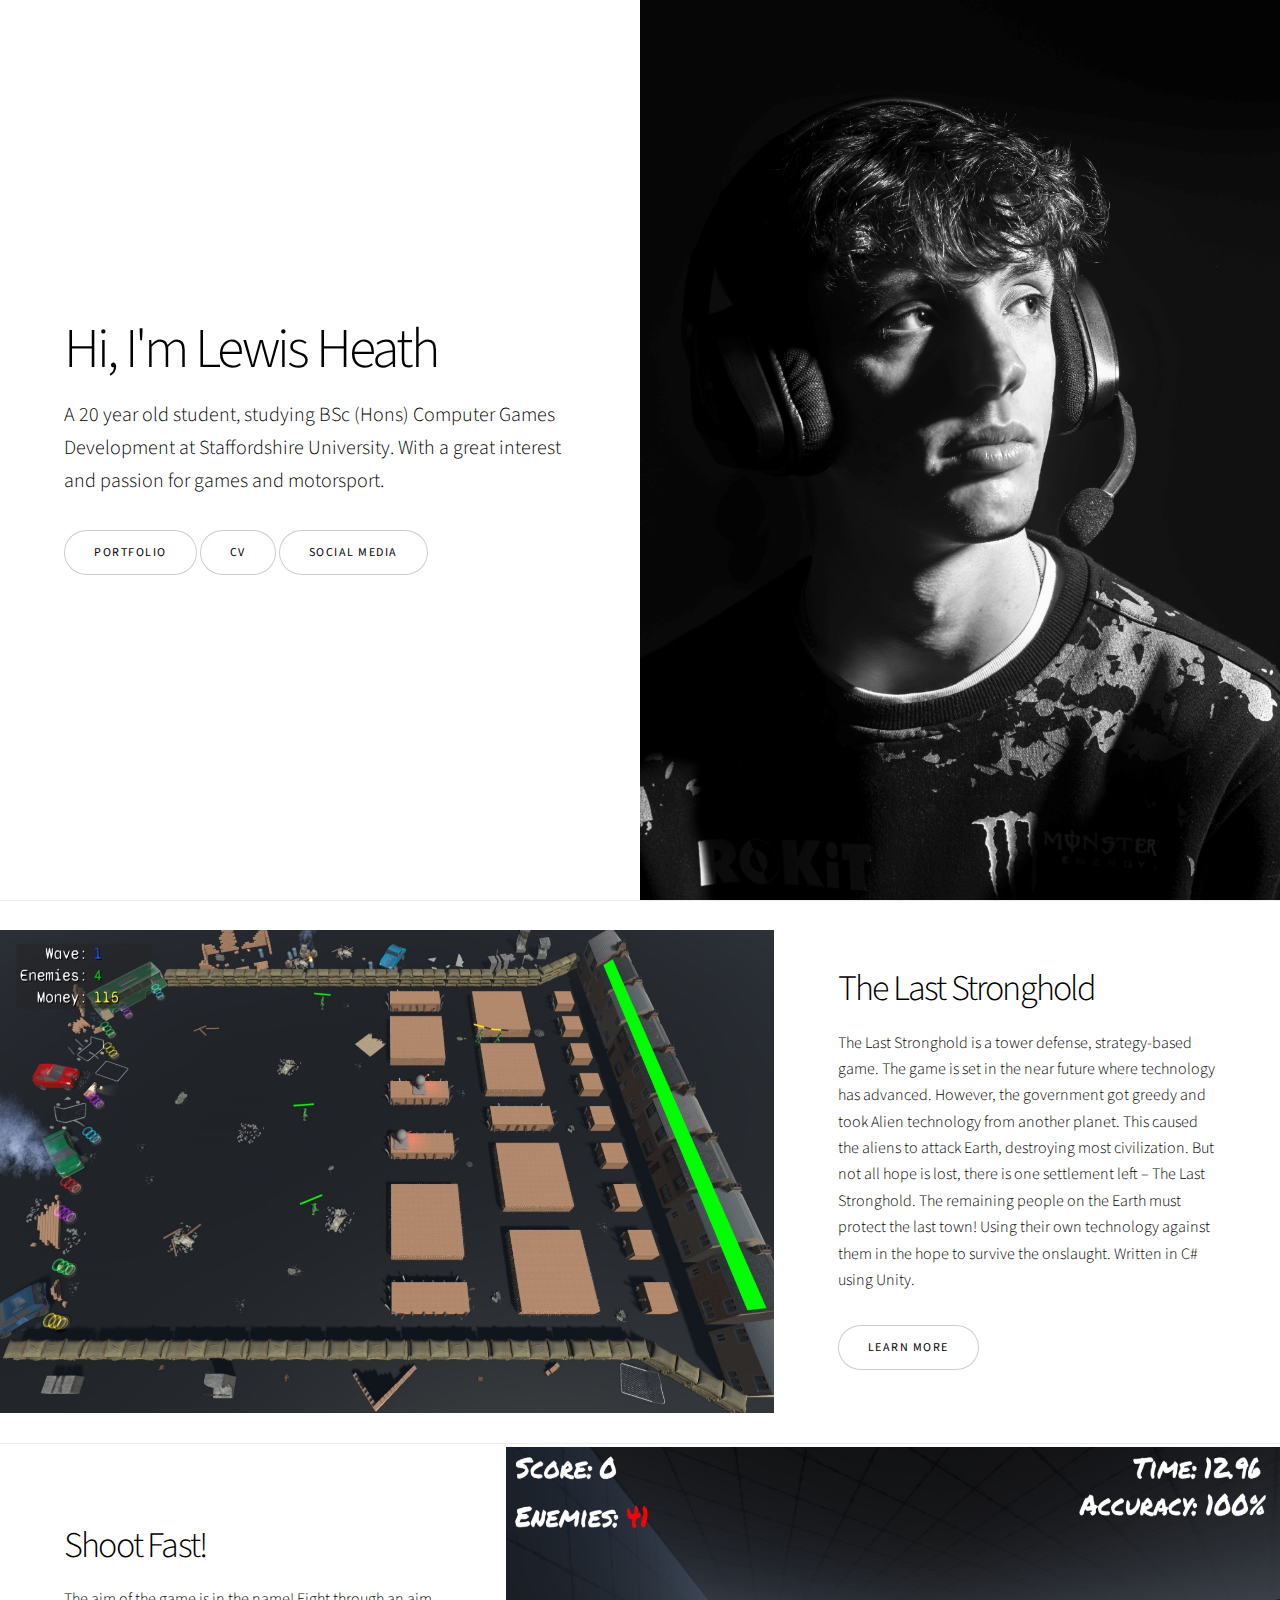
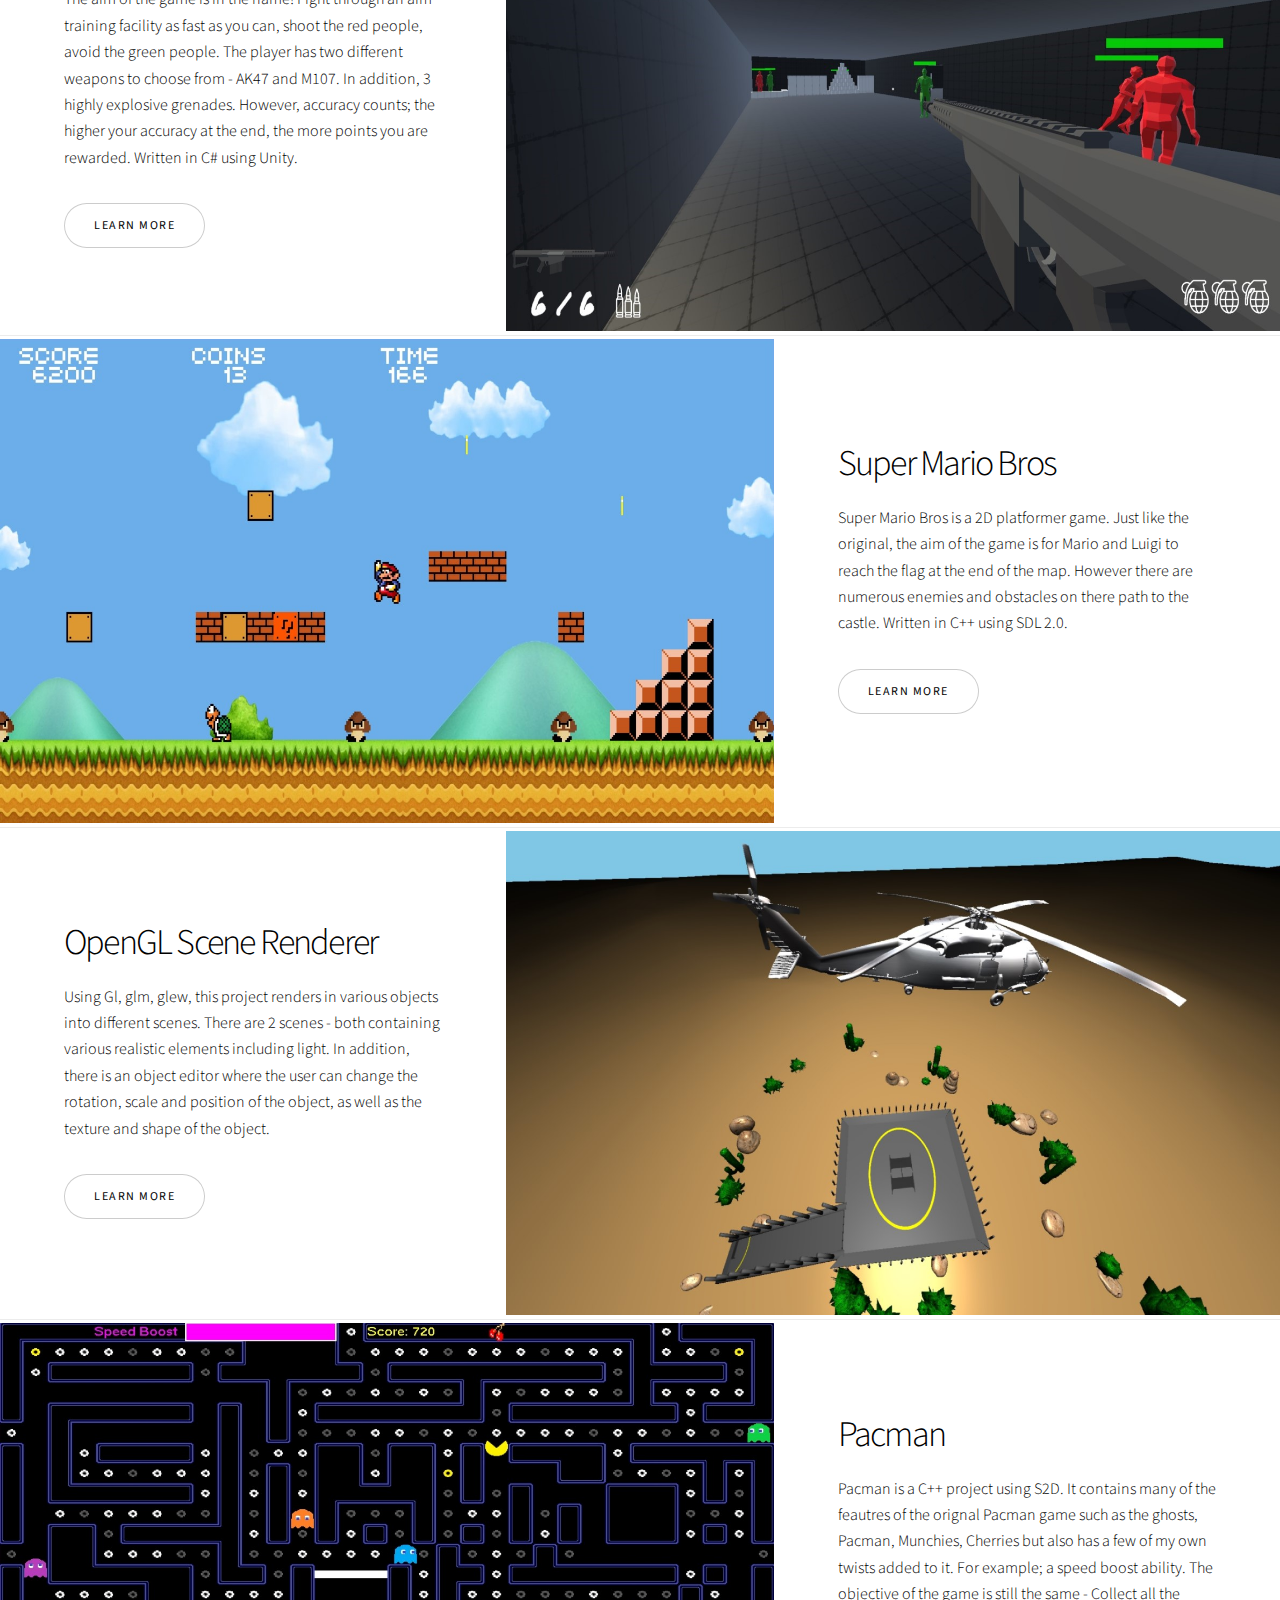
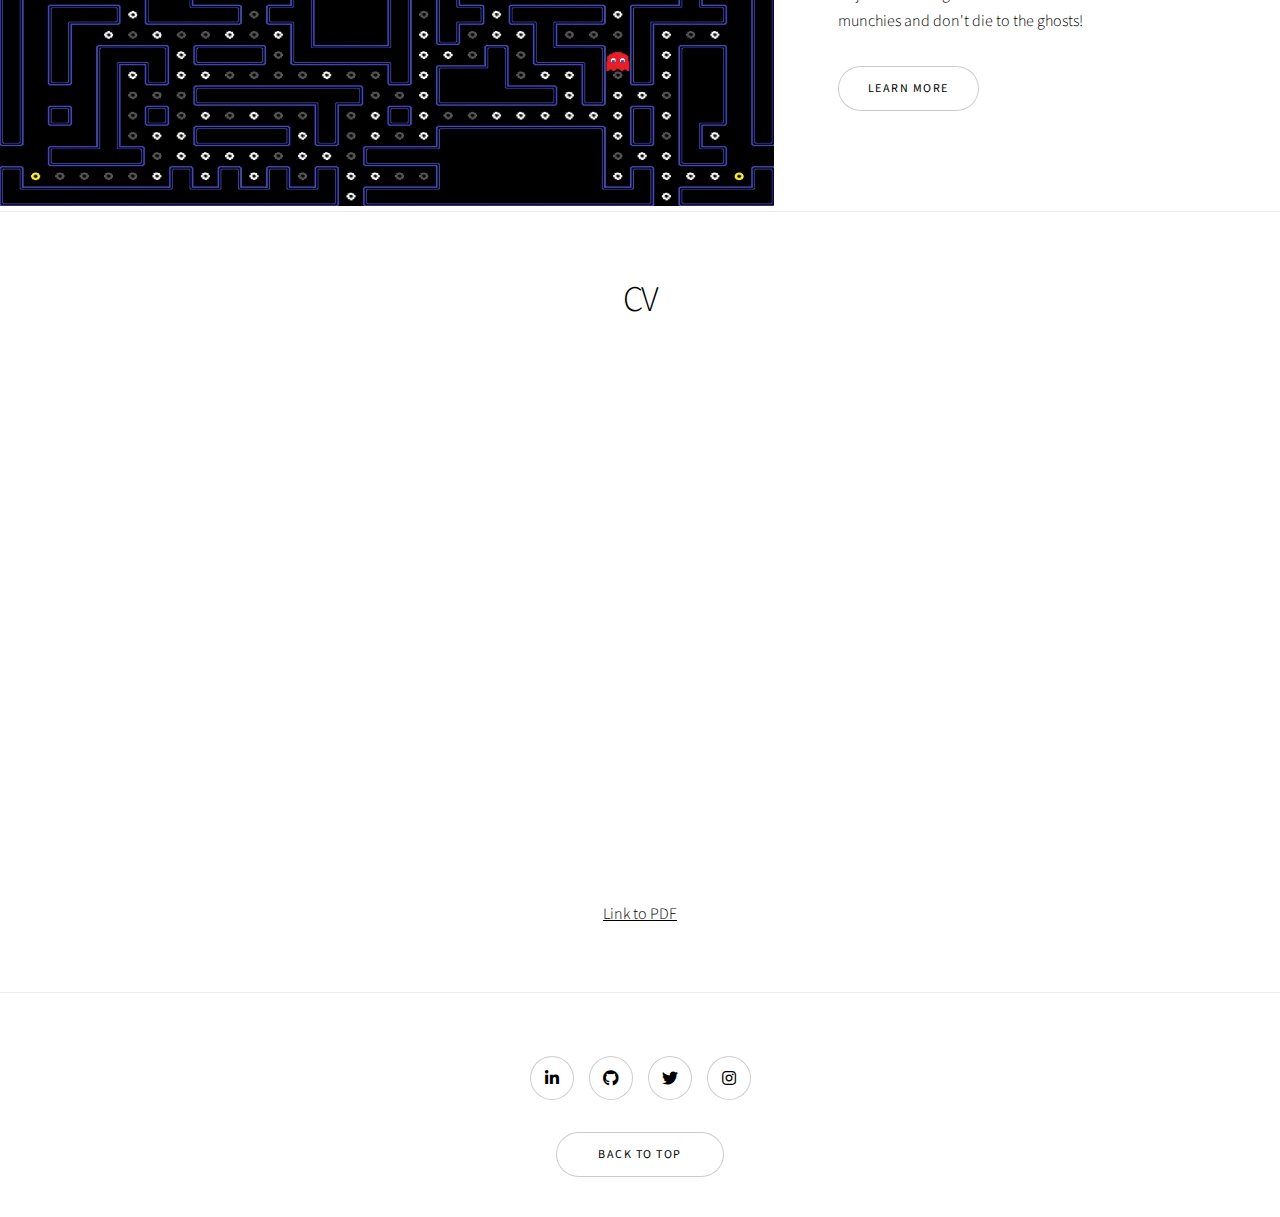
<file: index.html>
<!DOCTYPE HTML>
<!--
	Story by HTML5 UP
	html5up.net | @ajlkn
	Free for personal and commercial use under the CCA 3.0 license (html5up.net/license)
-->
<html>
	<head>
		<title>Lewis Heath</title>
		<meta charset="utf-8" />
		<meta name="viewport" content="width=device-width, initial-scale=1, user-scalable=no" />
		<link rel="stylesheet" href="assets/css/main.css" />
		<noscript><link rel="stylesheet" href="assets/css/noscript.css" /></noscript>
	</head>
	<body class="is-preload">

		<!-- Wrapper -->
			<div id="wrapper" class="divided">

				<!-- One -->
					<section class="banner style1 orient-left content-align-left image-position-right fullscreen onload-image-fade-in onload-content-fade-right" id="pic">
						<div class="content">
							<h1>Hi, I'm Lewis Heath</h1>
							<p class="major">A 20 year old student, studying  BSc (Hons) Computer Games Development at Staffordshire University. With a great interest and passion for games and motorsport.</p>
							<ul class="actions stacked">
								<li><a href="#first" class="button big smooth-scroll-middle">Portfolio</a>&nbsp<a href="#second" class="button big smooth-scroll-middle">CV</a>&nbsp<a href="#third" class="button big smooth-scroll-middle">Social media</a></li>
							</ul>
						</div>
						<div class="image">
							<img src="images/Headphones2.jpg" alt="" />
						</div>
					</section>

				<!-- Two -->
					<section class="spotlight style1 orient-right content-align-left image-position-center onscroll-image-fade-in" id="first">
						<div class="content">
							<h2>The Last Stronghold</h2>
							<p>The Last Stronghold is a tower defense, strategy-based game. The game is set in the near future where technology has advanced. However, the government got greedy and took Alien technology from another planet. This caused the aliens to attack Earth, destroying most civilization. But not all hope is lost, there is one settlement left – The Last Stronghold. The remaining people on the Earth must protect the last town! Using their own technology against them in the hope to survive the onslaught. Written in C# using Unity.</p>
							<ul class="actions stacked">
								<li><a href="tls.html" class="button">Learn More</a> </li>
							</ul>
						</div>
						<div>
							<img src="images/TD.jpg" img style='height: 100%; width: 100%; object-fit: contain' alt="" />
						</div>
					</section>

				<!-- Three -->
					<section class="spotlight style1 orient-left content-align-left image-position-center onscroll-image-fade-in">
						<div class="content">
							<h2>Shoot Fast!</h2>
							<p>The aim of the game is in the name! Fight through an aim training facility as fast as you can, shoot the red people, avoid the green people. The player has two different weapons to choose from - AK47 and M107. In addition, 3 highly explosive grenades. However, accuracy counts; the higher your accuracy at the end, the more points you are rewarded. Written in C# using Unity.</p>
							<ul class="actions stacked">
								<li><a href="sf.html" class="button">Learn More</a></li>
							</ul>
						</div>
						<div>
							<img src="images/FPS.jpg" img style='height: 100%; width: 100%; object-fit: contain' alt="" />
						</div>
					</section>

				<!-- Four -->
					<section class="spotlight style1 orient-right content-align-left image-position-center onscroll-image-fade-in" id="first">
						<div class="content">
							<h2>Super Mario Bros</h2>
							<p>Super Mario Bros is a 2D platformer game. Just like the original, the aim of the game is for Mario and Luigi to reach the flag at the end of the map. However there are numerous enemies and obstacles on there path to the castle. Written in C++ using SDL 2.0.</p>
							<ul class="actions stacked">
								<li><a href="smb.html" class="button">Learn More</a> </li>
							</ul>
						</div>
						<div>
							<img src="images/SM.jpg" img style='height: 100%; width: 100%; object-fit: contain' alt="" />
						</div>
					</section>


				<!-- Five -->
				<section class="spotlight style1 orient-left content-align-left image-position-center onscroll-image-fade-in">
					<div class="content">
						<h2>OpenGL Scene Renderer</h2>
						<p>Using Gl, glm, glew, this project renders in various objects into different scenes. There are 2 scenes - both containing various realistic elements including light. In addition, there is an object editor where the user can change the rotation, scale and position of the object, as well as the texture and shape of the object.</p>
						<ul class="actions stacked">
							<li><a href="gl.html" class="button">Learn More</a></li>
						</ul>
					</div>
					<div>
						<img src="images/GL.jpg" img style='height: 100%; width: 100%; object-fit: contain' alt="" />
					</div>
				</section>

				<!-- Six -->
				<section class="spotlight style1 orient-right content-align-left image-position-center onscroll-image-fade-in">
					<div class="content">
						<h2>Pacman</h2>
						<p>Pacman is a C++ project using S2D. It contains many of the feautres of the orignal Pacman game such as the ghosts, Pacman, Munchies, Cherries but also has a few of my own twists added to it. For example; a speed boost ability. The objective of the game is still the same - Collect all the munchies and don't die to the ghosts!</p>
						<ul class="actions stacked">
							<li><a href="pac.html" class="button">Learn More</a></li>
						</ul>
					</div>
					<div>
						<img src="images/PM.jpg" img style='height: 100%; width: 100%; object-fit: contain' alt="" />
					</div>
				</section>

				<!-- Six -->
					<section class="wrapper style1 align-center" id="second">
						<div class="inner large">
							<h2>CV</h2>
							<iframe src="assets/Lewis Heath CV.pdf" frameBorder="0" width=65% height=500 scrolling="auto"></iframe>
							<br />
							<br />
							<br />
						 	<p><a target="_blank" href="assets/Lewis Heath CV.pdf">Link to PDF</a></p>
						</div>
					</section>

				<!-- Footer -->
					<footer class="wrapper style1 align-center" id="third">
						<div class="inner">
							<ul class="icons">
								<li><a href="https://www.linkedin.com/in/lewis-heath-a20820194/" target="_blank" class="icon brands style2 fa-linkedin-in"><span class="label">LinkedIn</span></a></li>
								<li><a href="https://github.com/Lewis-Heath" target="_blank" class="icon brands style2 fa-github"><span class="label">GitHub</span></a></li>
								<li><a href="https://twitter.com/Hewis_Leath07" target="_blank" class="icon brands style2 fa-twitter"><span class="label">Twitter</span></a></li>
								<li><a href="https://www.instagram.com/lewis_heath/" target="_blank" class="icon brands style2 fa-instagram"><span class="label">Instagram</span></a></li>
							</ul>
							<a href="#pic" class="button big wide smooth-scroll-middle">Back to top</a>
						</div>
					</footer>

			</div>

		<!-- Scripts -->
			<script src="assets/js/jquery.min.js"></script>
			<script src="assets/js/jquery.scrollex.min.js"></script>
			<script src="assets/js/jquery.scrolly.min.js"></script>
			<script src="assets/js/browser.min.js"></script>
			<script src="assets/js/breakpoints.min.js"></script>
			<script src="assets/js/util.js"></script>
			<script src="assets/js/main.js"></script>

	</body>
</html>
</file>
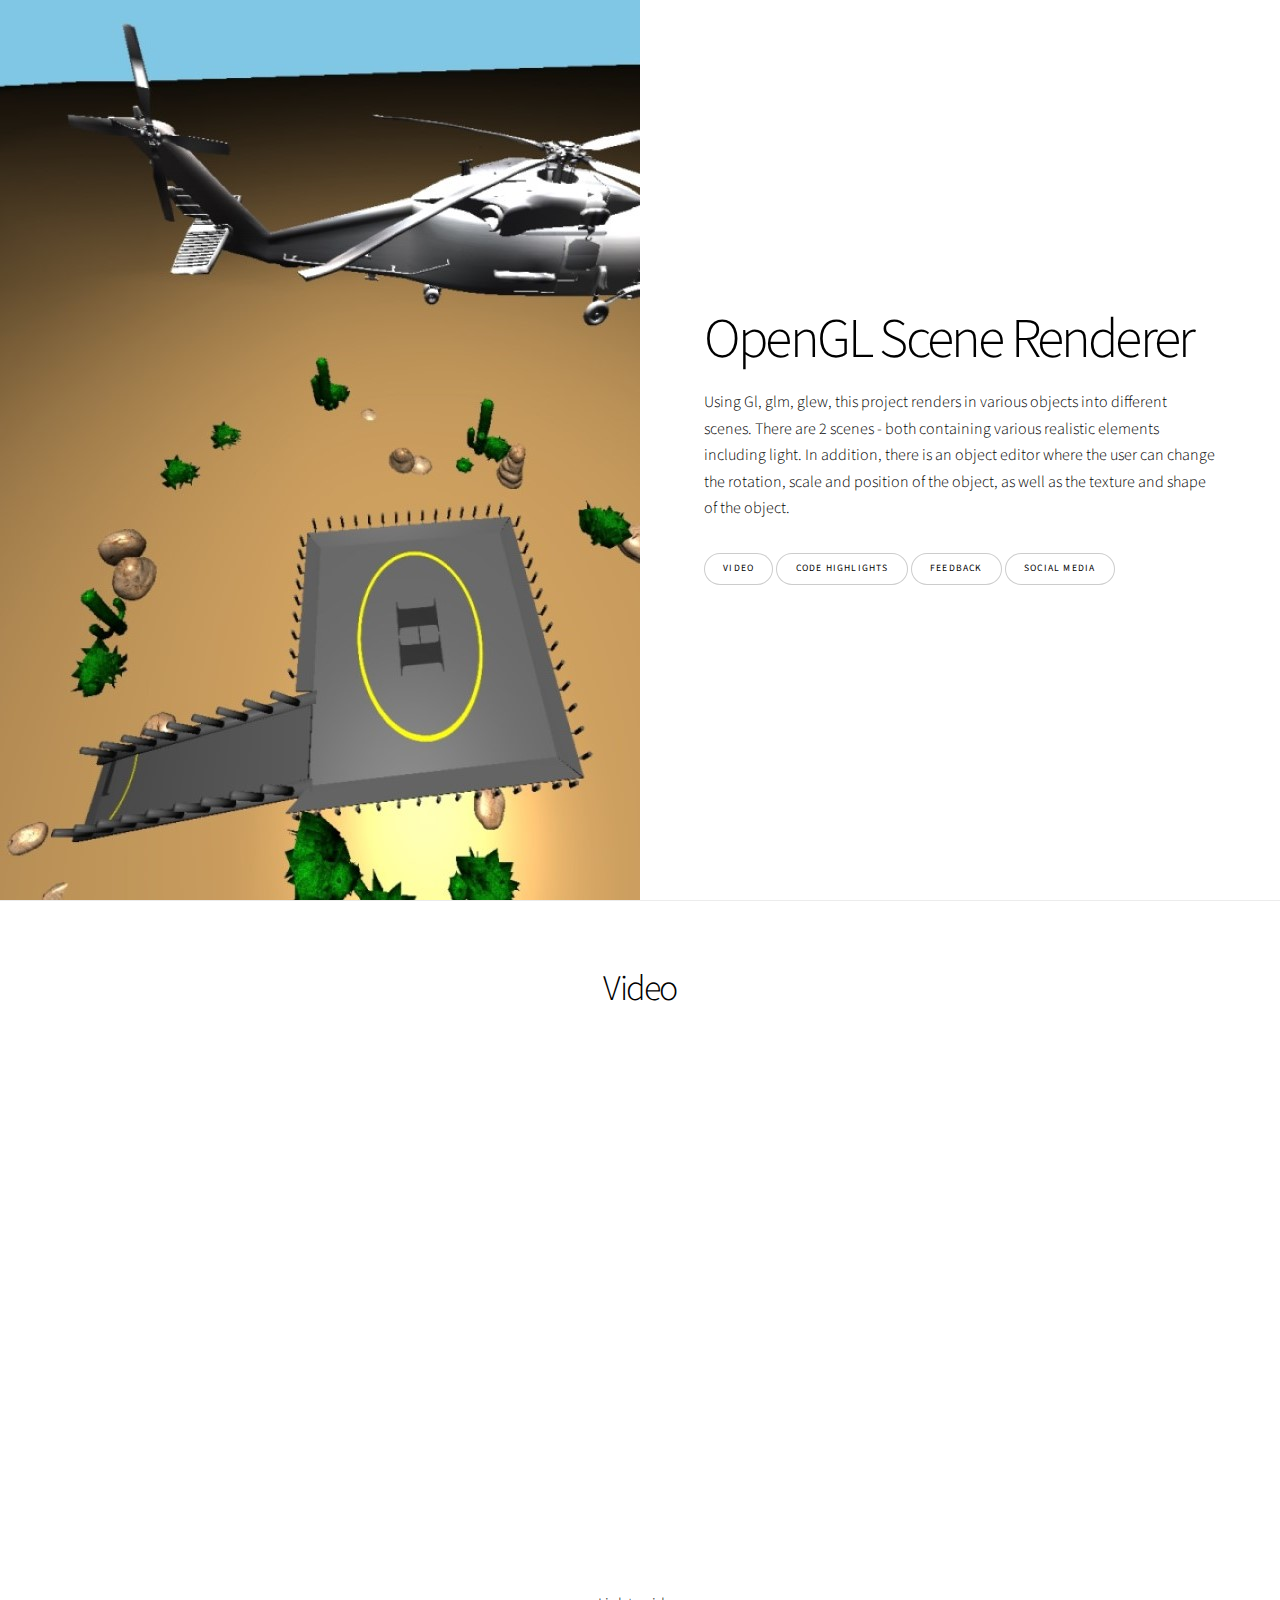
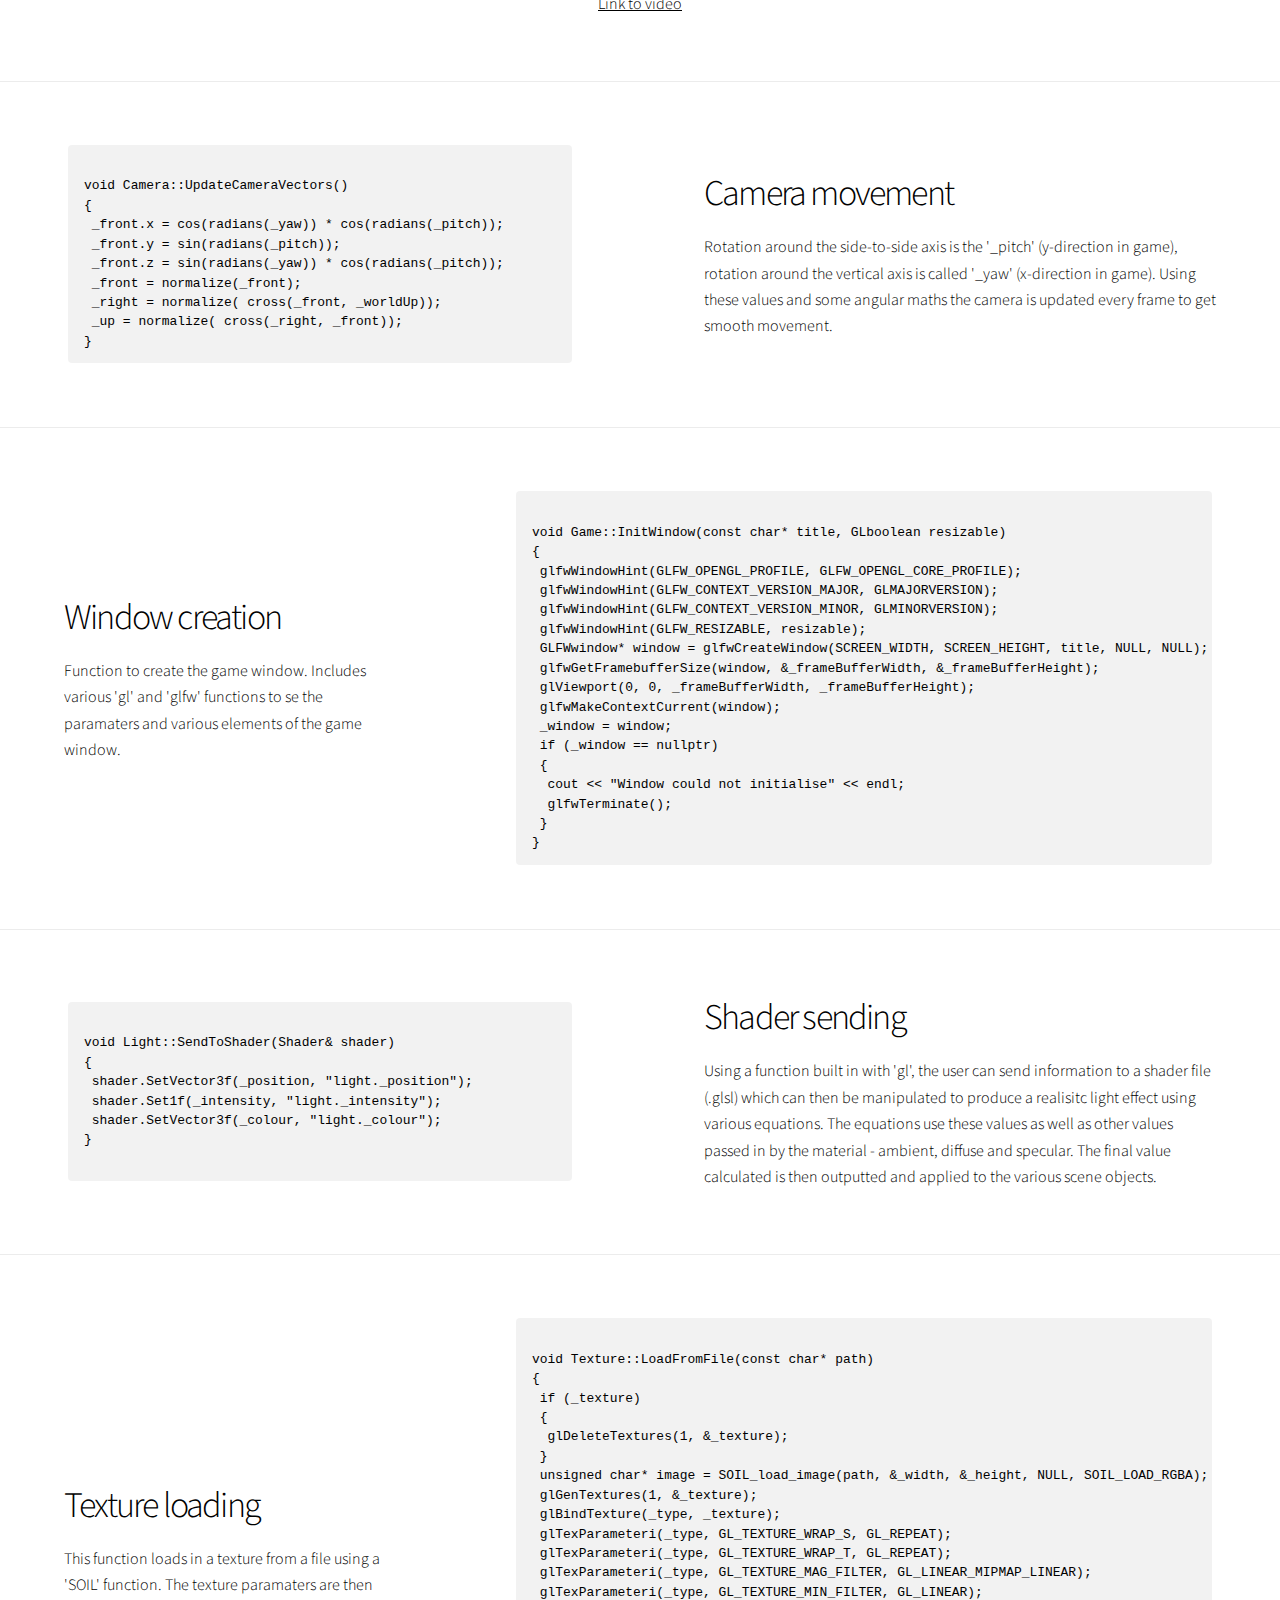
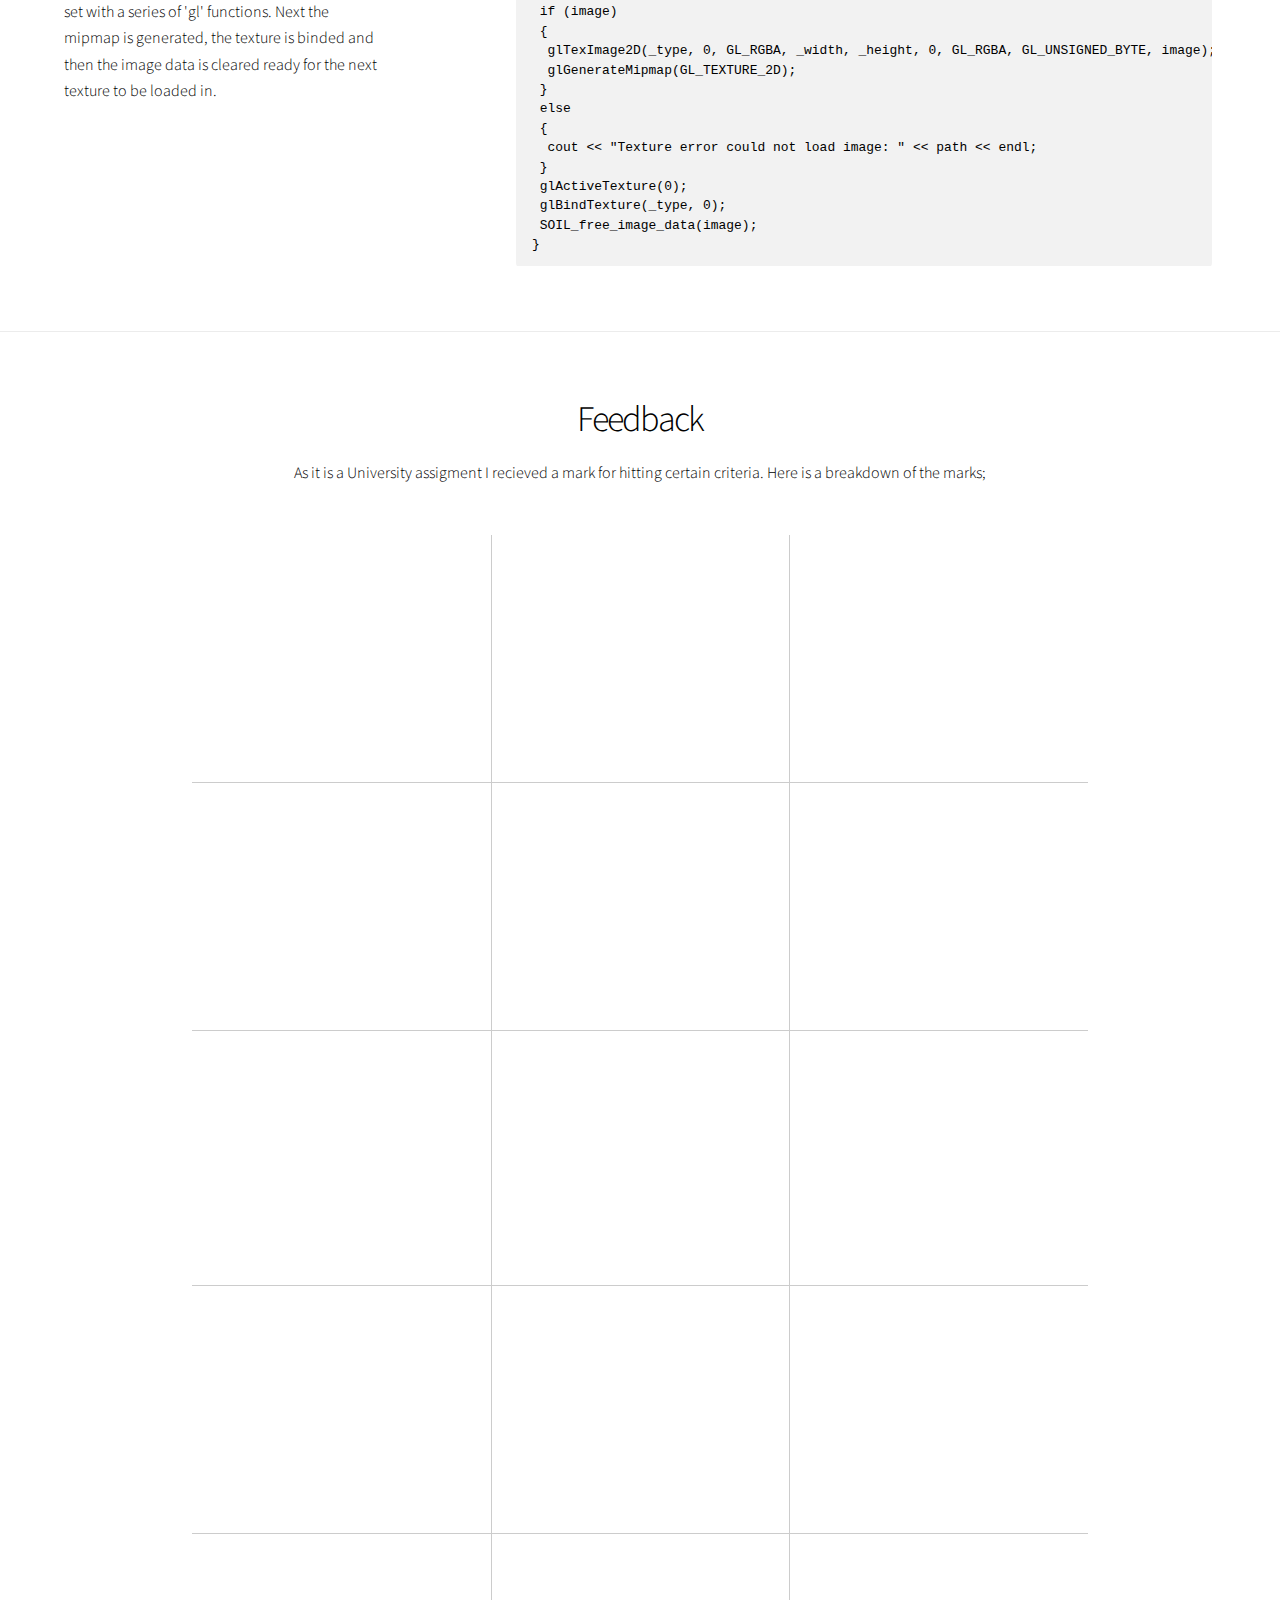
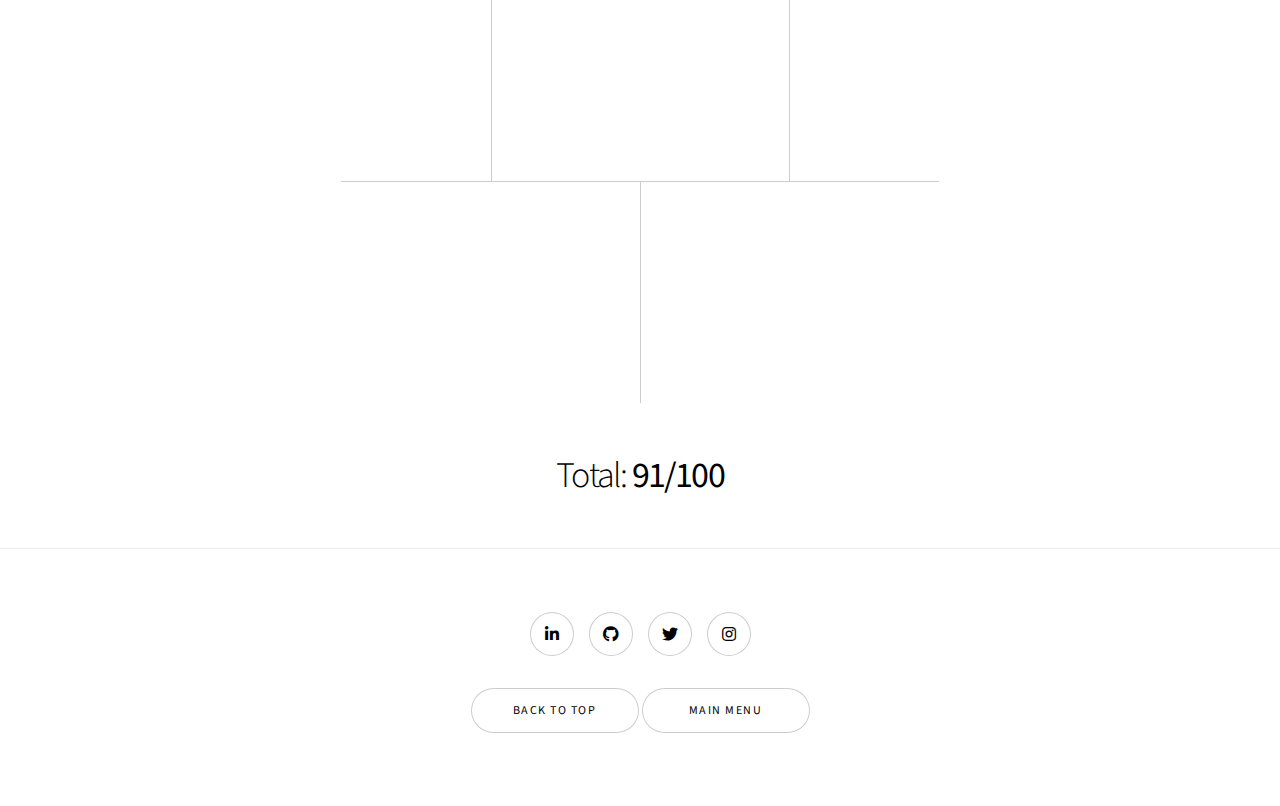
<file: gl.html>
<!DOCTYPE HTML>
<!--
	Story by HTML5 UP
	html5up.net | @ajlkn
	Free for personal and commercial use under the CCA 3.0 license (html5up.net/license)
-->
<html>
	<head>
		<title>Lewis Heath - OpenGL Scene Renderer</title>
		<meta charset="utf-8" />
		<meta name="viewport" content="width=device-width, initial-scale=1, user-scalable=no" />
		<link rel="stylesheet" href="assets/css/main.css" />
		<noscript><link rel="stylesheet" href="assets/css/noscript.css" /></noscript>
	</head>
	<body class="is-preload">

		<!-- Wrapper -->
			<div id="wrapper" class="divided">

				<!-- One -->
					<section class="banner style1 orient-right content-align-left image-position-left fullscreen onload-image-fade-in onload-content-fade-right" id="pic">
						<div class="content">
							<h1>OpenGL Scene Renderer</h1>
							<p>Using Gl, glm, glew, this project renders in various objects into different scenes. There are 2 scenes - both containing various realistic elements including light. In addition, there is an object editor where the user can change the rotation, scale and position of the object, as well as the texture and shape of the object.</p>
							<ul class="actions stacked">
								<li><a href="#video" class="button small smooth-scroll-middle">Video</a>&nbsp<a href="#code" class="button small smooth-scroll-middle">Code highlights</a>&nbsp<a href="#feed" class="button small smooth-scroll-middle">Feedback</a>&nbsp<a href="#third" class="button small smooth-scroll-middle">Social media</a></li>
							</ul>
						</div>
						<div class="image">
							<img src="images/GLBig.jpg" alt="" />
						</div>
					</section>

				<!-- Two -->
				<section class="wrapper style1 align-center" id="video">
					<div class="inner large">
						<h2>Video</h2>
						<iframe width=65% height=500 src="https://www.youtube.com/embed/o6BPzaA0U_s" frameborder="0" allow="accelerometer; autoplay; clipboard-write; encrypted-media; gyroscope; picture-in-picture" allowfullscreen></iframe>
						<br />
						<br />
						<br />
						<p><a target="_blank" href="https://www.youtube.com/watch?v=o6BPzaA0U_s&t" target="_blank">Link to video</a></p>
					</div>
				</section>

				<!-- Three -->
				<section class="spotlight style1 orient-right content-align-left image-position-left onscroll-image-fade-in" id="code">
					<div class="content">
						<h2>Camera movement</h2>
						<p>Rotation around the side-to-side axis is the '_pitch' (y-direction in game), rotation around the vertical axis is called '_yaw' (x-direction in game). Using these values and some angular maths the camera is updated every frame to get smooth movement.</p>
					</div>
					<div class = "content">
						<pre><code>
void Camera::UpdateCameraVectors()
{
 _front.x = cos(radians(_yaw)) * cos(radians(_pitch));
 _front.y = sin(radians(_pitch));
 _front.z = sin(radians(_yaw)) * cos(radians(_pitch));
 _front = normalize(_front);
 _right = normalize( cross(_front, _worldUp));
 _up = normalize( cross(_right, _front));
}
</code></pre>
					</div>
				</section>



				<!-- Four -->
				<section class="spotlight style1 orient-left content-align-left image-position-center onscroll-image-fade-in">
					<div class="content">
						<h2>Window creation</h2>
						<p>Function to create the game window. Includes various 'gl' and 'glfw' functions to se the paramaters and various elements of the game window.</p>
					</div>
					<div class = "content">
						<pre><code>
void Game::InitWindow(const char* title, GLboolean resizable)
{
 glfwWindowHint(GLFW_OPENGL_PROFILE, GLFW_OPENGL_CORE_PROFILE);
 glfwWindowHint(GLFW_CONTEXT_VERSION_MAJOR, GLMAJORVERSION);
 glfwWindowHint(GLFW_CONTEXT_VERSION_MINOR, GLMINORVERSION);
 glfwWindowHint(GLFW_RESIZABLE, resizable);
 GLFWwindow* window = glfwCreateWindow(SCREEN_WIDTH, SCREEN_HEIGHT, title, NULL, NULL);
 glfwGetFramebufferSize(window, &_frameBufferWidth, &_frameBufferHeight);
 glViewport(0, 0, _frameBufferWidth, _frameBufferHeight);
 glfwMakeContextCurrent(window);
 _window = window;
 if (_window == nullptr)
 {
  cout << "Window could not initialise" << endl;
  glfwTerminate();
 }
}
</code></pre>
					</div>
				</section>

				<!-- Fifth -->
				<section class="spotlight style1 orient-right content-align-left image-position-left onscroll-image-fade-in">
					<div class="content">
						<h2>Shader sending</h2>
						<p>Using a function built in with 'gl', the user can send information to a shader file (.glsl) which can then be manipulated to produce a realisitc light effect using various equations. The equations use these values as well as other values passed in by the material - ambient, diffuse and specular. The final value calculated is then outputted and applied to the various scene objects.</p>
					</div>
					<div class = "content">
						<pre><code>
void Light::SendToShader(Shader& shader)
{
 shader.SetVector3f(_position, "light._position");
 shader.Set1f(_intensity, "light._intensity");
 shader.SetVector3f(_colour, "light._colour");
}
				</code></pre>
					</div>
				</section>

				<!-- Sixth -->
				<section class="spotlight style1 orient-left content-align-left image-position-center onscroll-image-fade-in">
					<div class="content">
						<h2>Texture loading</h2>
						<p>This function loads in a texture from a file using a 'SOIL' function. The texture paramaters are then set with a series of 'gl' functions. Next the mipmap is generated, the texture is binded and then the image data is cleared ready for the next texture to be loaded in.</p>
					</div>
					<div class = "content">
						<pre><code>
void Texture::LoadFromFile(const char* path)
{
 if (_texture)
 {
  glDeleteTextures(1, &_texture);
 }
 unsigned char* image = SOIL_load_image(path, &_width, &_height, NULL, SOIL_LOAD_RGBA);
 glGenTextures(1, &_texture);
 glBindTexture(_type, _texture);
 glTexParameteri(_type, GL_TEXTURE_WRAP_S, GL_REPEAT);
 glTexParameteri(_type, GL_TEXTURE_WRAP_T, GL_REPEAT);
 glTexParameteri(_type, GL_TEXTURE_MAG_FILTER, GL_LINEAR_MIPMAP_LINEAR);
 glTexParameteri(_type, GL_TEXTURE_MIN_FILTER, GL_LINEAR);
 if (image)
 {
  glTexImage2D(_type, 0, GL_RGBA, _width, _height, 0, GL_RGBA, GL_UNSIGNED_BYTE, image);
  glGenerateMipmap(GL_TEXTURE_2D);
 }
 else
 {
  cout << "Texture error could not load image: " << path << endl;
 }
 glActiveTexture(0);
 glBindTexture(_type, 0);
 SOIL_free_image_data(image);
}
</code></pre>
					</div>
				</section>

				<!-- Seventh -->
					<section class="wrapper style1 align-center" >
						<div class="inner">
							<h2>Feedback</h2>
							<p>As it is a University assigment I recieved a mark for hitting certain criteria. Here is a breakdown of the marks;</p>
							<div id="feed">
							</div>
							<div class="items style1 medium onscroll-fade-in">
								<section>
									<h3>3D Object from File</h3>
									<h3><b>5/5</b></h3>
									<p>Read in at least one scene object from file.</p>
								</section>
								<section>
									<h3>Multiple Scene Objects</h3>
									<h3><b>3/3</b></h3>
									<p>Read in multiple different scene objects from file and store in an appropriate data structure.</p>
								</section>
								<section>
									<h3>Rendering Scene Objects</h3>
									<h3><b>5/5</b></h3>
									<p>Render correctly with appropriate face winding, back face culling and depth testing enabled.</p>
								</section>
								<section>
									<h3>HUD or Text Display</h3>
									<h3><b>3/3</b></h3>
									<p>Render some text to the screen, either for a menu system or in game data.</p>
								</section>
								<section>
									<h3>Camera Movement</h3>
									<h3><b>3/3</b></h3>
									<p>Camera Movement in response to user input or an object tracking camera.</p>
								</section>
								<section>
									<h3>Scene Object Movement</h3>
									<h3><b>3/3</b></h3>
									<p>Animation/Movement of scene objects without continuous user input.</p>
								</section>
								<section>
									<h3>Scene Object Manipulation</h3>
									<h3><b>4/5</b></h3>
									<p>Can manipulate scene objects through user input.</p>
								</section>
								<section>
									<h3>Basic Texturing</h3>
									<h3><b>2/3</b></h3>
									<p>At least one textured object. Can just be a cube.</p>
								</section>
								<section>
									<h3>Advanced Texturing</h3>
									<h3><b>5/5</b></h3>
									<p>A flexible texturing implementation on complex objects.</p>
								</section>
								<section>
									<h3>Materials and Lighting</h3>
									<h3><b>5/6</b></h3>
									<p>Implementation of Materials and Lighting on at least one scene object.</p>
								</section>
								<section>
									<h3>Use standard file formats</h3>
									<h3><b>6/6</b></h3>
									<p>Read in and render 3D objects from standard file formats such as *.obj.</p>
								</section>
								<section>
									<h3>Scene Graph</h3>
									<h3><b>8/8</b></h3>
									<p>Implementation and rendering of a hierarchical scene graph.</p>
								</section>
								<section>
									<h3>Complexity</h3>
									<h3><b>10/10</b></h3>
									<p>Complexity and Inventiveness of scene.</p>
								</section>
								<section>
									<h3>Programming Style</h3>
									<h3><b>10/10</b></h3>
									<p>Use of appropriate structures with clean, tidy and maintainable code.</p>
								</section>
								<section>
									<h3>Gameplay</h3>
									<h3><b>5/5</b></h3>
									<p>Additional Gameplay elements.</p>
								</section>
								<section>
									<h3>Report</h3>
									<h3><b>11/18</b></h3>
									<p>Written report on the project.</p>
								</section>
								<section>
									<h3>Video</h3>
									<h3><b>2/2</b></h3>
									<p>A video capture of the game in action.</p>
								</section>
							</div>
							<h2>Total: <b>91/100</b></h2>
						</div>
					</section>

				<!-- Footer -->
					<footer class="wrapper style1 align-center" id="third">
						<div class="inner">
							<ul class="icons">
								<li><a href="https://www.linkedin.com/in/lewis-heath-a20820194/" target="_blank" class="icon brands style2 fa-linkedin-in"><span class="label">LinkedIn</span></a></li>
								<li><a href="https://github.com/Lewis-Heath" target="_blank" class="icon brands style2 fa-github"><span class="label">GitHub</span></a></li>
								<li><a href="https://twitter.com/Hewis_Leath07" target="_blank" class="icon brands style2 fa-twitter"><span class="label">Twitter</span></a></li>
								<li><a href="https://www.instagram.com/lewis_heath/" target="_blank" class="icon brands style2 fa-instagram"><span class="label">Instagram</span></a></li>
							</ul>
							<ul class="actions stacked">
								<li><a href="#pic" class="button big wide smooth-scroll-middle">Back to top</a>&nbsp<a href="index.html" class="button big wide smooth-scroll-middle">Main menu</a></li>
							</ul>
						</div>
					</footer>

			</div>

		<!-- Scripts -->
			<script src="assets/js/jquery.min.js"></script>
			<script src="assets/js/jquery.scrollex.min.js"></script>
			<script src="assets/js/jquery.scrolly.min.js"></script>
			<script src="assets/js/browser.min.js"></script>
			<script src="assets/js/breakpoints.min.js"></script>
			<script src="assets/js/util.js"></script>
			<script src="assets/js/main.js"></script>

	</body>
</html>
</file>
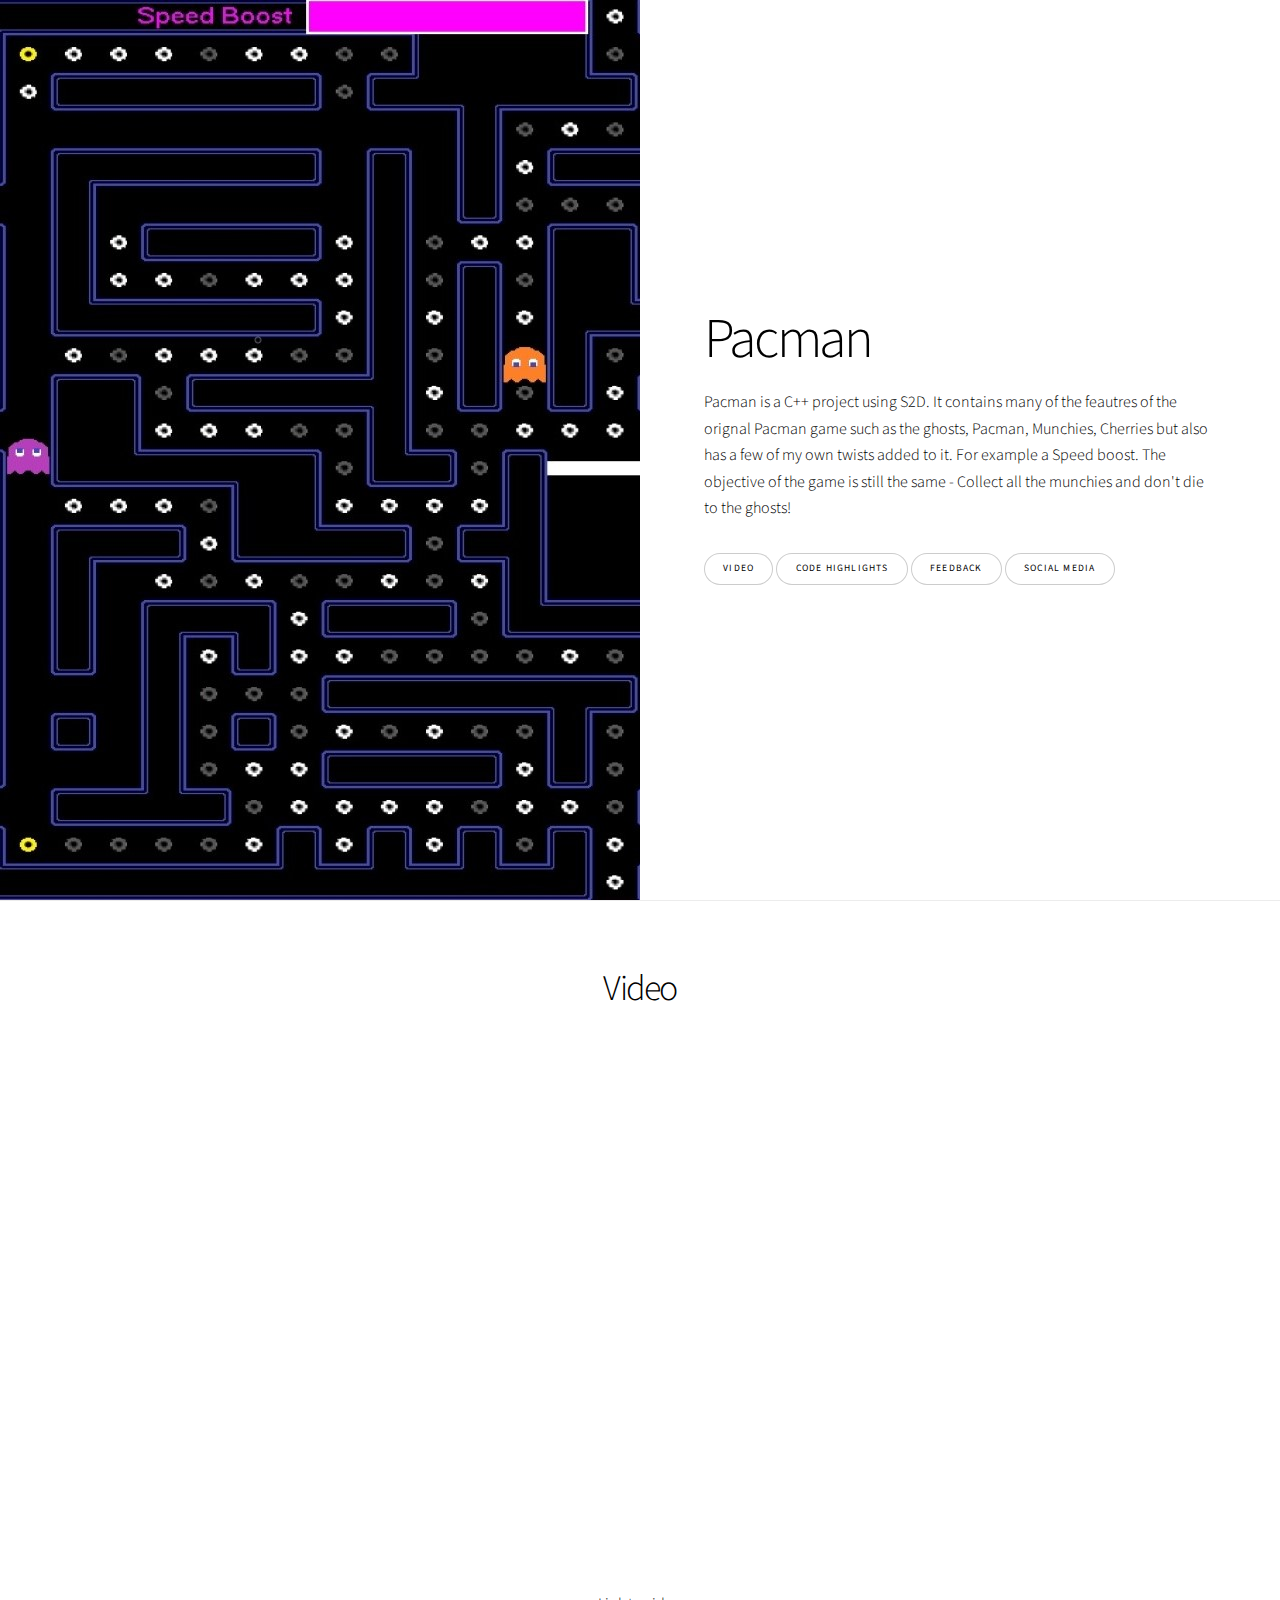
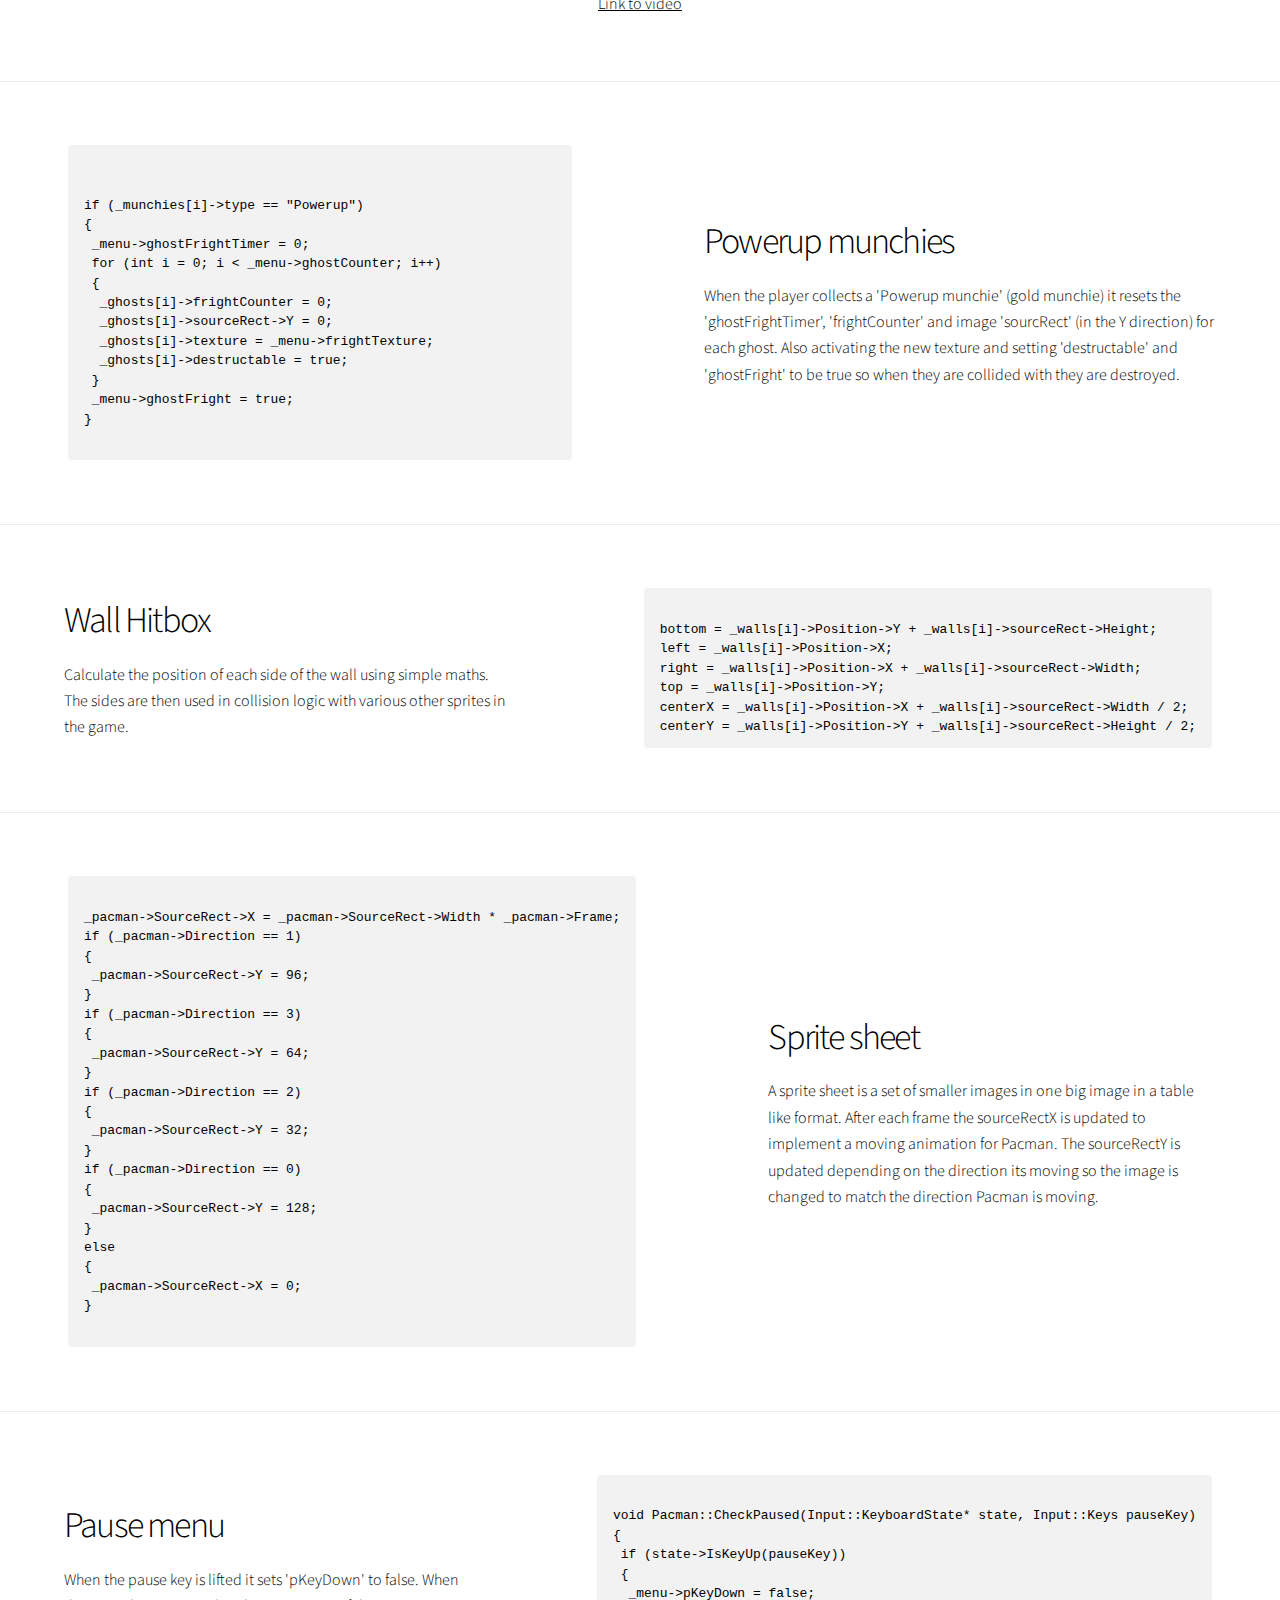
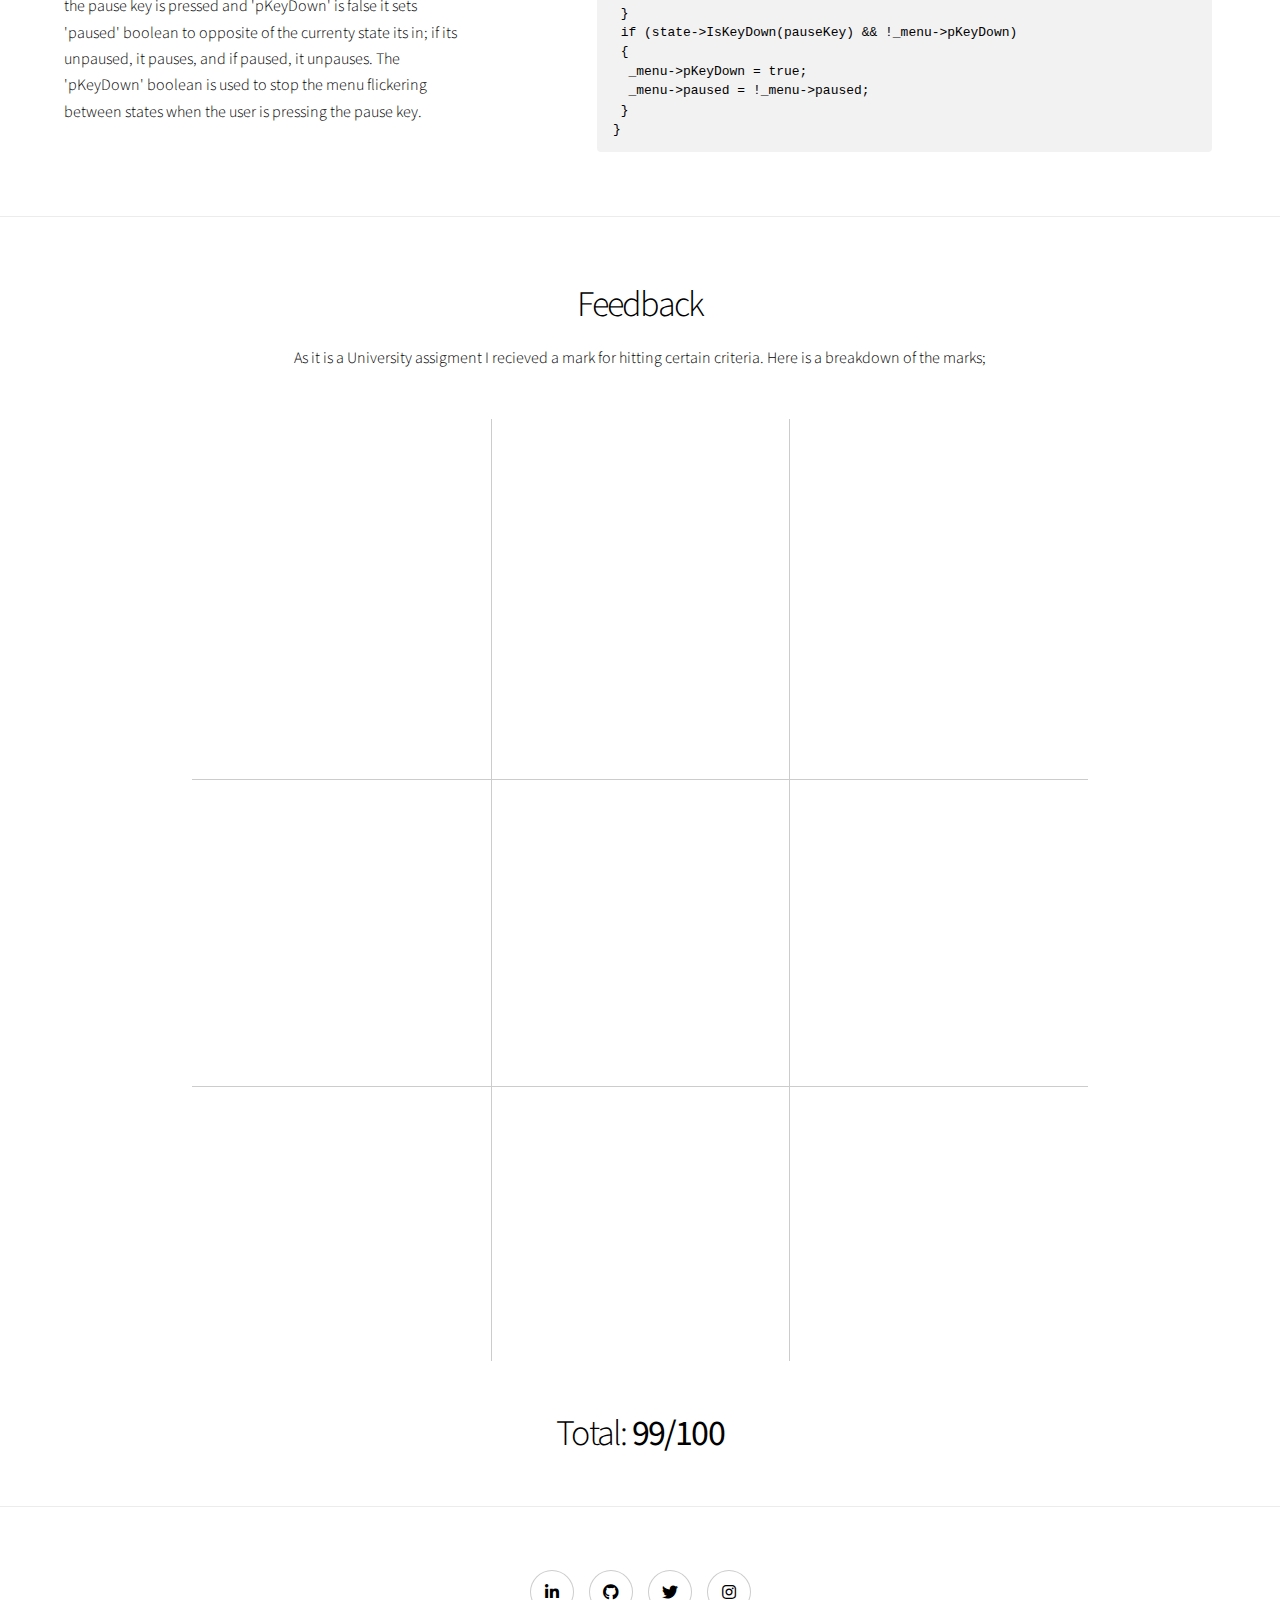
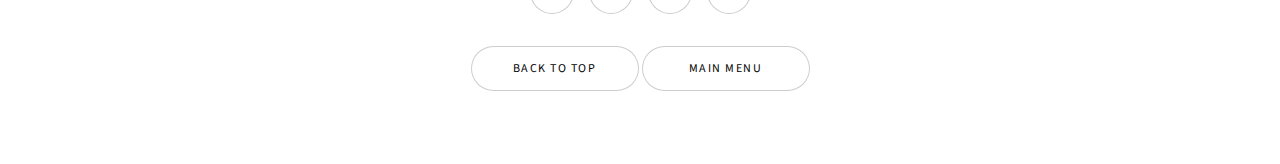
<file: pac.html>
<!DOCTYPE HTML>
<!--
	Story by HTML5 UP
	html5up.net | @ajlkn
	Free for personal and commercial use under the CCA 3.0 license (html5up.net/license)
-->
<html>
	<head>
		<title>Lewis Heath - Pacman</title>
		<meta charset="utf-8" />
		<meta name="viewport" content="width=device-width, initial-scale=1, user-scalable=no" />
		<link rel="stylesheet" href="assets/css/main.css" />
		<noscript><link rel="stylesheet" href="assets/css/noscript.css" /></noscript>
	</head>
	<body class="is-preload">

		<!-- Wrapper -->
			<div id="wrapper" class="divided">

				<!-- One -->
					<section class="banner style1 orient-right content-align-left image-position-left fullscreen onload-image-fade-in onload-content-fade-right" id="pic">
						<div class="content">
							<h1>Pacman</h1>
							<p>Pacman is a C++ project using S2D. It contains many of the feautres of the orignal Pacman game such as the ghosts, Pacman, Munchies, Cherries but also has a few of my own twists added to it. For example a Speed boost. The objective of the game is still the same - Collect all the munchies and don't die to the ghosts!</p>
							<ul class="actions stacked">
								<li><a href="#video" class="button small smooth-scroll-middle">Video</a>&nbsp<a href="#code" class="button small smooth-scroll-middle">Code highlights</a>&nbsp<a href="#feed" class="button small smooth-scroll-middle">Feedback</a>&nbsp<a href="#third" class="button small smooth-scroll-middle">Social media</a></li>
							</ul>
						</div>
						<div class="image">
							<img src="images/PMBig.jpg" alt="" />
						</div>
					</section>

				<!-- Two -->
				<section class="wrapper style1 align-center" id="video">
					<div class="inner large">
						<h2>Video</h2>
						<iframe width=65% height=500 src="https://www.youtube.com/embed/ypnEX53n0Y8" frameborder="0" allow="accelerometer; autoplay; clipboard-write; encrypted-media; gyroscope; picture-in-picture" allowfullscreen></iframe>
						<br />
						<br />
						<br />
						<p><a target="_blank" href="https://www.youtube.com/watch?v=ypnEX53n0Y8&t" target="_blank">Link to video</a></p>
					</div>
				</section>

				<!-- Three -->
				<section class="spotlight style1 orient-right content-align-left image-position-left onscroll-image-fade-in" id="code">
					<div class="content">
						<h2>Powerup munchies</h2>
						<p>When the player collects a 'Powerup munchie' (gold munchie) it resets the 'ghostFrightTimer', 'frightCounter' and image 'sourcRect' (in the Y direction) for each ghost. Also activating the new texture and setting 'destructable' and 'ghostFright' to be true so when they are collided with they are destroyed.</p>
					</div>
					<div class = "content">
						<pre><code>

if (_munchies[i]->type == "Powerup")
{
 _menu->ghostFrightTimer = 0;
 for (int i = 0; i < _menu->ghostCounter; i++)
 {
  _ghosts[i]->frightCounter = 0;
  _ghosts[i]->sourceRect->Y = 0;
  _ghosts[i]->texture = _menu->frightTexture;
  _ghosts[i]->destructable = true;
 }
 _menu->ghostFright = true;
}

</code></pre>
					</div>
				</section>



				<!-- Four -->
				<section class="spotlight style1 orient-left content-align-left image-position-center onscroll-image-fade-in">
					<div class="content">
						<h2>Wall Hitbox</h2>
						<p>Calculate the position of each side of the wall using simple maths. The sides are then used in collision logic with various other sprites in the game.</p>
					</div>
					<div class = "content">
						<pre><code>
bottom = _walls[i]->Position->Y + _walls[i]->sourceRect->Height;
left = _walls[i]->Position->X;
right = _walls[i]->Position->X + _walls[i]->sourceRect->Width;
top = _walls[i]->Position->Y;
centerX = _walls[i]->Position->X + _walls[i]->sourceRect->Width / 2;
centerY = _walls[i]->Position->Y + _walls[i]->sourceRect->Height / 2;
</code></pre>
					</div>
				</section>

				<!-- Fifth -->
				<section class="spotlight style1 orient-right content-align-left image-position-left onscroll-image-fade-in">
					<div class="content">
						<h2>Sprite sheet</h2>
						<p>A sprite sheet is a set of smaller images in one big image in a table like format. After each frame the sourceRectX is updated to implement a moving animation for Pacman. The sourceRectY is updated depending on the direction its moving so the image is changed to match the direction Pacman is moving.</p>
					</div>
					<div class = "content">
						<pre><code>
_pacman->SourceRect->X = _pacman->SourceRect->Width * _pacman->Frame;
if (_pacman->Direction == 1)
{
 _pacman->SourceRect->Y = 96;
}
if (_pacman->Direction == 3)
{
 _pacman->SourceRect->Y = 64;
}
if (_pacman->Direction == 2)
{
 _pacman->SourceRect->Y = 32;
}
if (_pacman->Direction == 0)
{
 _pacman->SourceRect->Y = 128;
}
else
{
 _pacman->SourceRect->X = 0;
}
				</code></pre>
					</div>
				</section>

				<!-- Sixth -->
				<section class="spotlight style1 orient-left content-align-left image-position-center onscroll-image-fade-in">
					<div class="content">
						<h2>Pause menu</h2>
						<p>When the pause key is lifted it sets 'pKeyDown' to false. When the pause key is pressed and 'pKeyDown' is false it sets 'paused' boolean to opposite of the currenty state its in; if its unpaused, it pauses, and if paused, it unpauses. The 'pKeyDown' boolean is used to stop the menu flickering between states when the user is pressing the pause key.</p>
					</div>
					<div class = "content">
						<pre><code>
void Pacman::CheckPaused(Input::KeyboardState* state, Input::Keys pauseKey)
{
 if (state->IsKeyUp(pauseKey))
 {
  _menu->pKeyDown = false;
 }
 if (state->IsKeyDown(pauseKey) && !_menu->pKeyDown)
 {
  _menu->pKeyDown = true;
  _menu->paused = !_menu->paused;
 }
}
</code></pre>
					</div>
				</section>

				<!-- Seventh -->
					<section class="wrapper style1 align-center" >
						<div class="inner">
							<h2>Feedback</h2>
							<p>As it is a University assigment I recieved a mark for hitting certain criteria. Here is a breakdown of the marks;</p>
							<div id="feed">
							</div>
							<div class="items style1 medium onscroll-fade-in">
								<section>
									<h3>User Interaction & Collision Detection</h3>
									<h3><b>8/8</b></h3>
									<p>Skeleton code extended to enable Monster movement in all 4 directions using arrow keys or WASD. Monster confined to game board in all 4 directions or appropriate wrapping.</p>
								</section>
								<section>
									<h3>Player Animation</h3>
									<h3><b>12/12</b></h3>
									<p>Player animation implemented so player faces the direction of movement and is animated.</p>
								</section>
								<section>
									<h3>Sound</h3>
									<h3><b>8/8</b></h3>
									<p>Sounds play when in-game events occur. For example - sprite hits/wraps through a wall, collecting munchies, death etc.</p>
								</section>
								<section>
									<h3>Multiple animated collectable items</h3>
									<h3><b>12/12</b></h3>
									<p>Different 2D images used for the collectible items. 2 or more items should be used and should be animated.</p>
								</section>
								<section>
									<h3>Sprite animations</h3>
									<h3><b>15/15</b></h3>
									<p>Larger variety of sprites beyond the minimum requirements listed above. Walking / explosion animations.</p>
								</section>
								<section>
									<h3>User & game interaction</h3>
									<h3><b>20/20</b></h3>
									<p>User interaction, feedback and sounds beyond the minimal application, responds to events such as collisions, gameplay and scoring.</p>
								</section>
								<section>
									<h3>Other</h3>
									<h3><b>20/20</b></h3>
									<p>For example: * State machine * Other levels * High-score table.</p>
								</section>
								<section>
									<h3>Report</h3>
									<h3><b>2/3</b></h3>
									<p>A brief description of the game concept with accompanying screenshots. Keyboard controls etc.</p>
								</section>
								<section>
									<h3>Video</h3>
									<h3><b>2/2</b></h3>
									<p>A video capture of your game in action. Should highlight all features mentioned in the rubric.</p>
								</section>
							</div>
							<h2>Total: <b>99/100</b></h2>
						</div>
					</section>

				<!-- Footer -->
					<footer class="wrapper style1 align-center" id="third">
						<div class="inner">
							<ul class="icons">
								<li><a href="https://www.linkedin.com/in/lewis-heath-a20820194/" target="_blank" class="icon brands style2 fa-linkedin-in"><span class="label">LinkedIn</span></a></li>
								<li><a href="https://github.com/Lewis-Heath" target="_blank" class="icon brands style2 fa-github"><span class="label">GitHub</span></a></li>
								<li><a href="https://twitter.com/Hewis_Leath07" target="_blank" class="icon brands style2 fa-twitter"><span class="label">Twitter</span></a></li>
								<li><a href="https://www.instagram.com/lewis_heath/" target="_blank" class="icon brands style2 fa-instagram"><span class="label">Instagram</span></a></li>
							</ul>
							<ul class="actions stacked">
								<li><a href="#pic" class="button big wide smooth-scroll-middle">Back to top</a>&nbsp<a href="index.html" class="button big wide smooth-scroll-middle">Main menu</a></li>
							</ul>
						</div>
					</footer>

			</div>

		<!-- Scripts -->
			<script src="assets/js/jquery.min.js"></script>
			<script src="assets/js/jquery.scrollex.min.js"></script>
			<script src="assets/js/jquery.scrolly.min.js"></script>
			<script src="assets/js/browser.min.js"></script>
			<script src="assets/js/breakpoints.min.js"></script>
			<script src="assets/js/util.js"></script>
			<script src="assets/js/main.js"></script>

	</body>
</html>
</file>
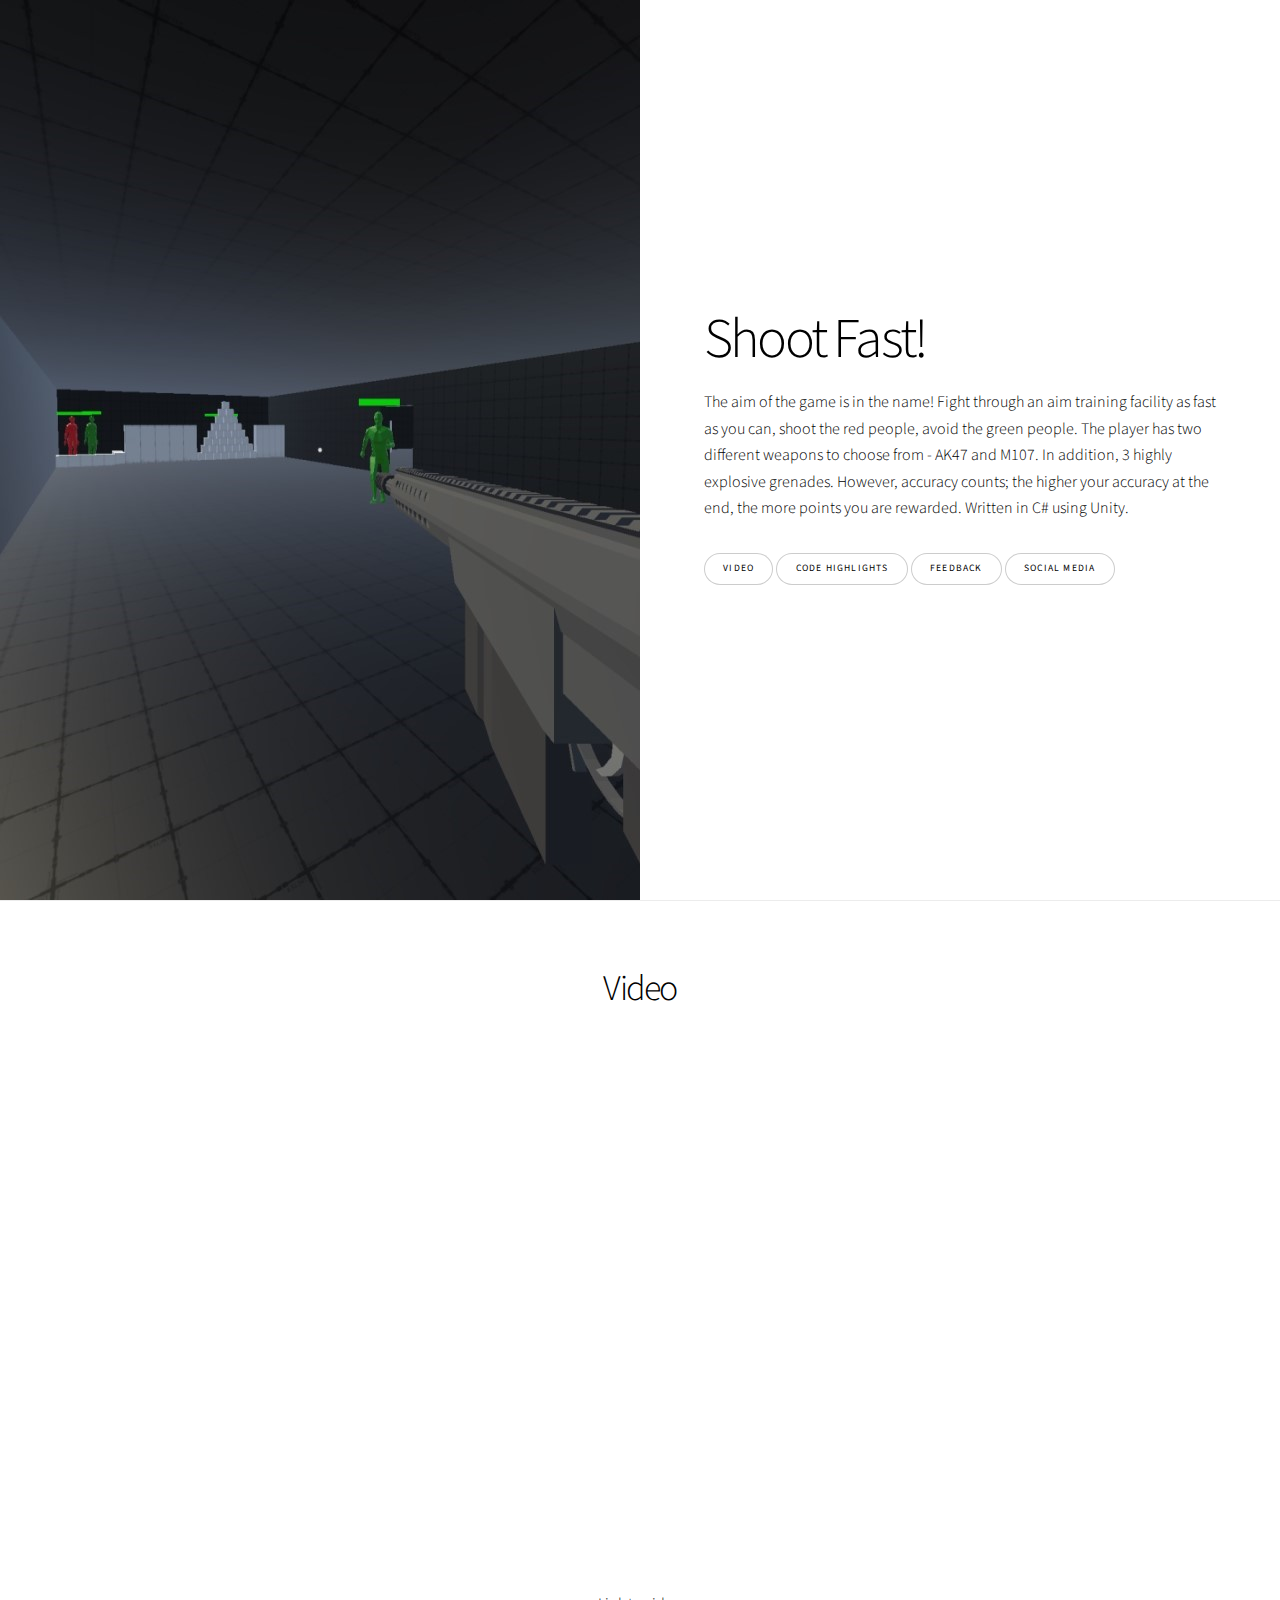
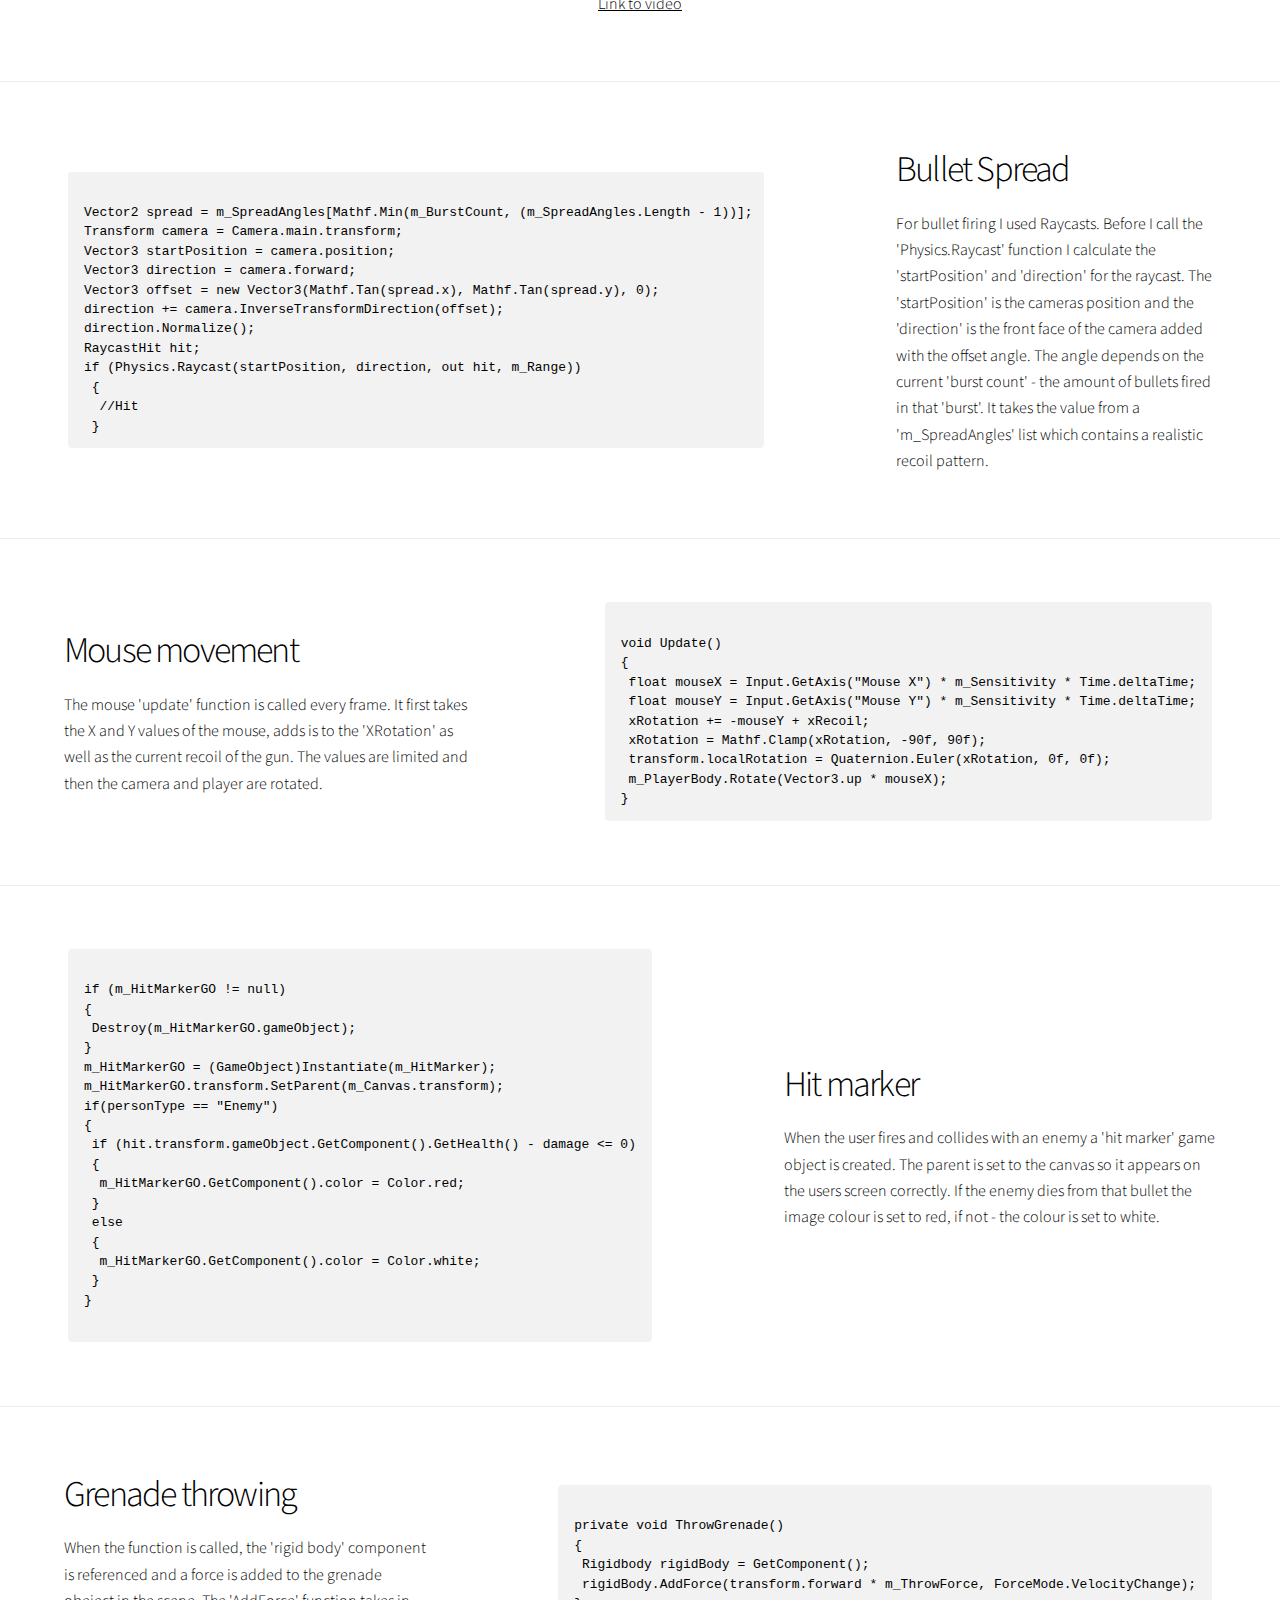
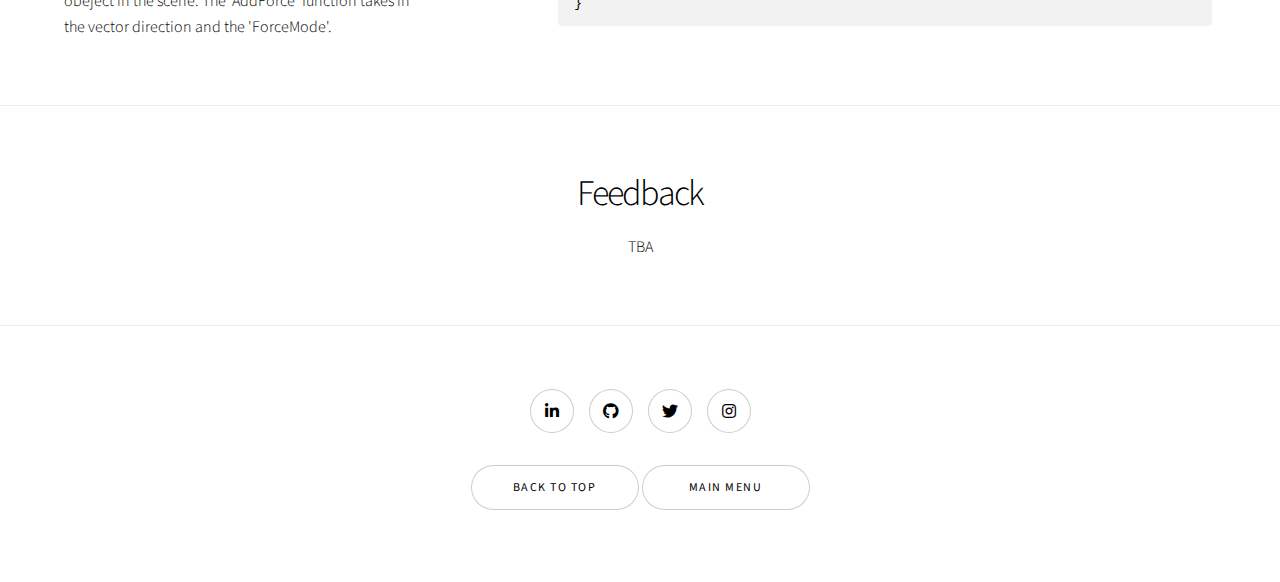
<file: sf.html>
<!DOCTYPE HTML>
<!--
	Story by HTML5 UP
	html5up.net | @ajlkn
	Free for personal and commercial use under the CCA 3.0 license (html5up.net/license)
-->
<html>
	<head>
		<title>Lewis Heath - Shoot Fast!</title>
		<meta charset="utf-8" />
		<meta name="viewport" content="width=device-width, initial-scale=1, user-scalable=no" />
		<link rel="stylesheet" href="assets/css/main.css" />
		<noscript><link rel="stylesheet" href="assets/css/noscript.css" /></noscript>
	</head>
	<body class="is-preload">

		<!-- Wrapper -->
			<div id="wrapper" class="divided">

				<!-- One -->
					<section class="banner style1 orient-right content-align-left image-position-left fullscreen onload-image-fade-in onload-content-fade-right" id="pic">
						<div class="content">
							<h1>Shoot Fast!</h1>
							<p>The aim of the game is in the name! Fight through an aim training facility as fast as you can, shoot the red people, avoid the green people. The player has two different weapons to choose from - AK47 and M107. In addition, 3 highly explosive grenades. However, accuracy counts; the higher your accuracy at the end, the more points you are rewarded. Written in C# using Unity.</p>
							<ul class="actions stacked">
								<li><a href="#video" class="button small smooth-scroll-middle">Video</a>&nbsp<a href="#code" class="button small smooth-scroll-middle">Code highlights</a>&nbsp<a href="#feed" class="button small smooth-scroll-middle">Feedback</a>&nbsp<a href="#third" class="button small smooth-scroll-middle">Social media</a></li>
							</ul>
						</div>
						<div class="image">
							<img src="images/FPSBig.jpg" alt="" />
						</div>
					</section>

				<!-- Two -->
				<section class="wrapper style1 align-center" id="video">
					<div class="inner large">
						<h2>Video</h2>
						<iframe width=65% height=500 src="https://www.youtube.com/embed/VdX2Vp-q-NY" frameborder="0" allow="accelerometer; autoplay; clipboard-write; encrypted-media; gyroscope; picture-in-picture" allowfullscreen></iframe>
						<br />
						<br />
						<br />
						<p><a target="_blank" href="https://www.youtube.com/watch?v=VdX2Vp-q-NY&t" target="_blank">Link to video</a></p>
					</div>
				</section>

				<!-- Three -->
				<section class="spotlight style1 orient-right content-align-left image-position-left onscroll-image-fade-in" id="code">
					<div class="content">
						<h2>Bullet Spread</h2>
						<p>For bullet firing I used Raycasts. Before I call the 'Physics.Raycast' function I calculate the 'startPosition' and 'direction' for the raycast. The 'startPosition' is the cameras position and the 'direction' is the front face of the camera added with the offset angle. The angle depends on the current 'burst count' - the amount of bullets fired in that 'burst'. It takes the value from a 'm_SpreadAngles' list which contains a realistic recoil pattern.</p>
					</div>
					<div class = "content">
						<pre><code>
Vector2 spread = m_SpreadAngles[Mathf.Min(m_BurstCount, (m_SpreadAngles.Length - 1))];
Transform camera = Camera.main.transform;
Vector3 startPosition = camera.position;
Vector3 direction = camera.forward;
Vector3 offset = new Vector3(Mathf.Tan(spread.x), Mathf.Tan(spread.y), 0);
direction += camera.InverseTransformDirection(offset);
direction.Normalize();
RaycastHit hit;
if (Physics.Raycast(startPosition, direction, out hit, m_Range))
 {
  //Hit
 }
</code></pre>
					</div>
				</section>



				<!-- Four -->
				<section class="spotlight style1 orient-left content-align-left image-position-center onscroll-image-fade-in">
					<div class="content">
						<h2>Mouse movement</h2>
						<p>The mouse 'update' function is called every frame. It first takes the X and Y values of the mouse, adds is to the 'XRotation' as well as the current recoil of the gun. The values are limited and then the camera and player are rotated.</p>
					</div>
					<div class = "content">
						<pre><code>
void Update()
{
 float mouseX = Input.GetAxis("Mouse X") * m_Sensitivity * Time.deltaTime;
 float mouseY = Input.GetAxis("Mouse Y") * m_Sensitivity * Time.deltaTime;
 xRotation += -mouseY + xRecoil;
 xRotation = Mathf.Clamp(xRotation, -90f, 90f);
 transform.localRotation = Quaternion.Euler(xRotation, 0f, 0f);
 m_PlayerBody.Rotate(Vector3.up * mouseX);
}
</code></pre>
					</div>
				</section>

				<!-- Fifth -->
				<section class="spotlight style1 orient-right content-align-left image-position-left onscroll-image-fade-in">
					<div class="content">
						<h2>Hit marker</h2>
						<p>When the user fires and collides with an enemy a 'hit marker' game object is created. The parent is set to the canvas so it appears on the users screen correctly. If the enemy dies from that bullet the image colour is set to red, if not - the colour is set to white.</p>
					</div>
					<div class = "content">
						<pre><code>
if (m_HitMarkerGO != null)
{
 Destroy(m_HitMarkerGO.gameObject);
}
m_HitMarkerGO = (GameObject)Instantiate(m_HitMarker);
m_HitMarkerGO.transform.SetParent(m_Canvas.transform);
if(personType == "Enemy")
{
 if (hit.transform.gameObject.GetComponent<Enemy>().GetHealth() - damage <= 0)
 {
  m_HitMarkerGO.GetComponent<Image>().color = Color.red;
 }
 else
 {
  m_HitMarkerGO.GetComponent<Image>().color = Color.white;
 }
}
				</code></pre>
					</div>
				</section>

				<!-- Sixth -->
				<section class="spotlight style1 orient-left content-align-left image-position-center onscroll-image-fade-in">
					<div class="content">
						<h2>Grenade throwing</h2>
						<p>When the function is called, the 'rigid body' component is referenced and a force is added to the grenade obeject in the scene. The 'AddForce' function takes in the vector direction and the 'ForceMode'.</p>
					</div>
					<div class = "content">
						<pre><code>
private void ThrowGrenade()
{
 Rigidbody rigidBody = GetComponent<Rigidbody>();
 rigidBody.AddForce(transform.forward * m_ThrowForce, ForceMode.VelocityChange);
}
</code></pre>
					</div>
				</section>

				<!-- Seventh -->
				<section class="wrapper style1 align-center" id="feed">
					<div class="inner large">
						<h2>Feedback</h2>
						<p>TBA</p>
					</div>
				</section>

				<!-- Footer -->
					<footer class="wrapper style1 align-center" id="third">
						<div class="inner">
							<ul class="icons">
								<li><a href="https://www.linkedin.com/in/lewis-heath-a20820194/" target="_blank" class="icon brands style2 fa-linkedin-in"><span class="label">LinkedIn</span></a></li>
								<li><a href="https://github.com/Lewis-Heath" target="_blank" class="icon brands style2 fa-github"><span class="label">GitHub</span></a></li>
								<li><a href="https://twitter.com/Hewis_Leath07" target="_blank" class="icon brands style2 fa-twitter"><span class="label">Twitter</span></a></li>
								<li><a href="https://www.instagram.com/lewis_heath/" target="_blank" class="icon brands style2 fa-instagram"><span class="label">Instagram</span></a></li>
							</ul>
							<ul class="actions stacked">
								<li><a href="#pic" class="button big wide smooth-scroll-middle">Back to top</a>&nbsp<a href="index.html" class="button big wide smooth-scroll-middle">Main menu</a></li>
							</ul>
						</div>
					</footer>

			</div>

		<!-- Scripts -->
			<script src="assets/js/jquery.min.js"></script>
			<script src="assets/js/jquery.scrollex.min.js"></script>
			<script src="assets/js/jquery.scrolly.min.js"></script>
			<script src="assets/js/browser.min.js"></script>
			<script src="assets/js/breakpoints.min.js"></script>
			<script src="assets/js/util.js"></script>
			<script src="assets/js/main.js"></script>

	</body>
</html>
</file>
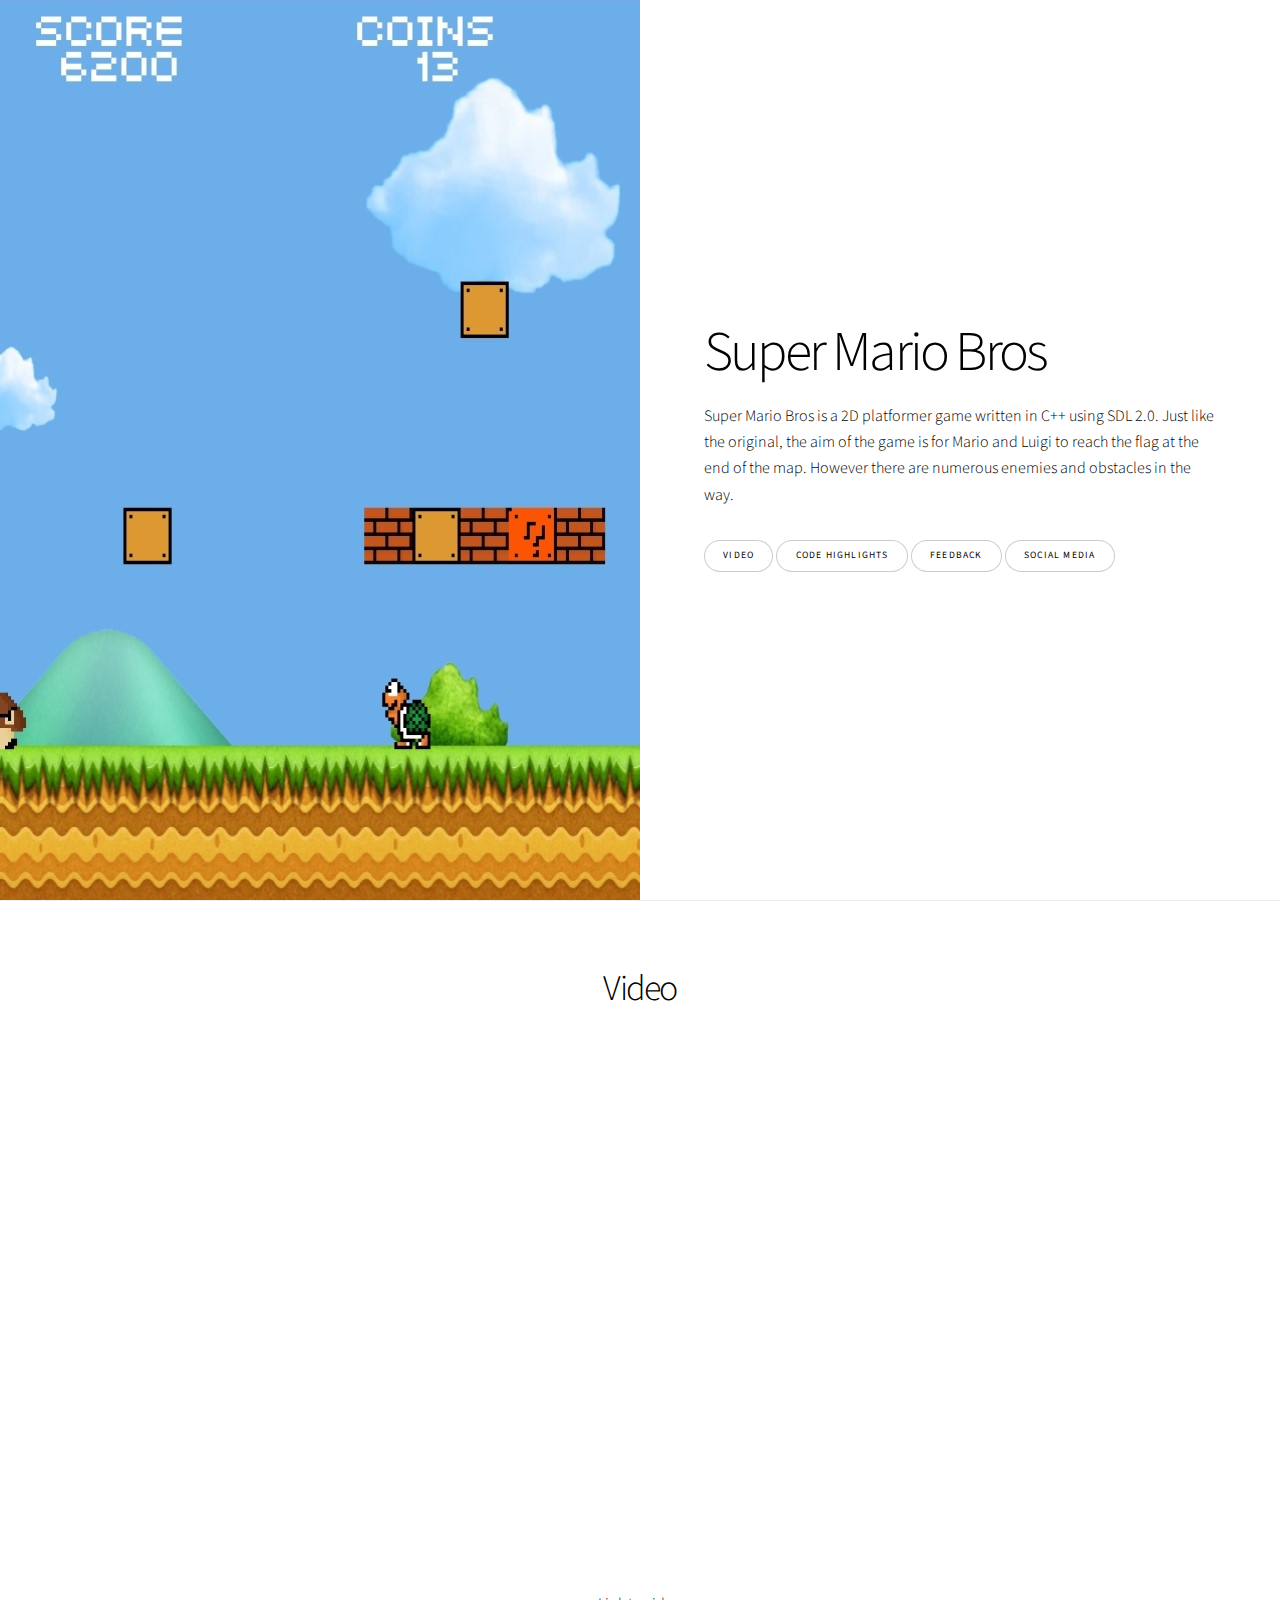
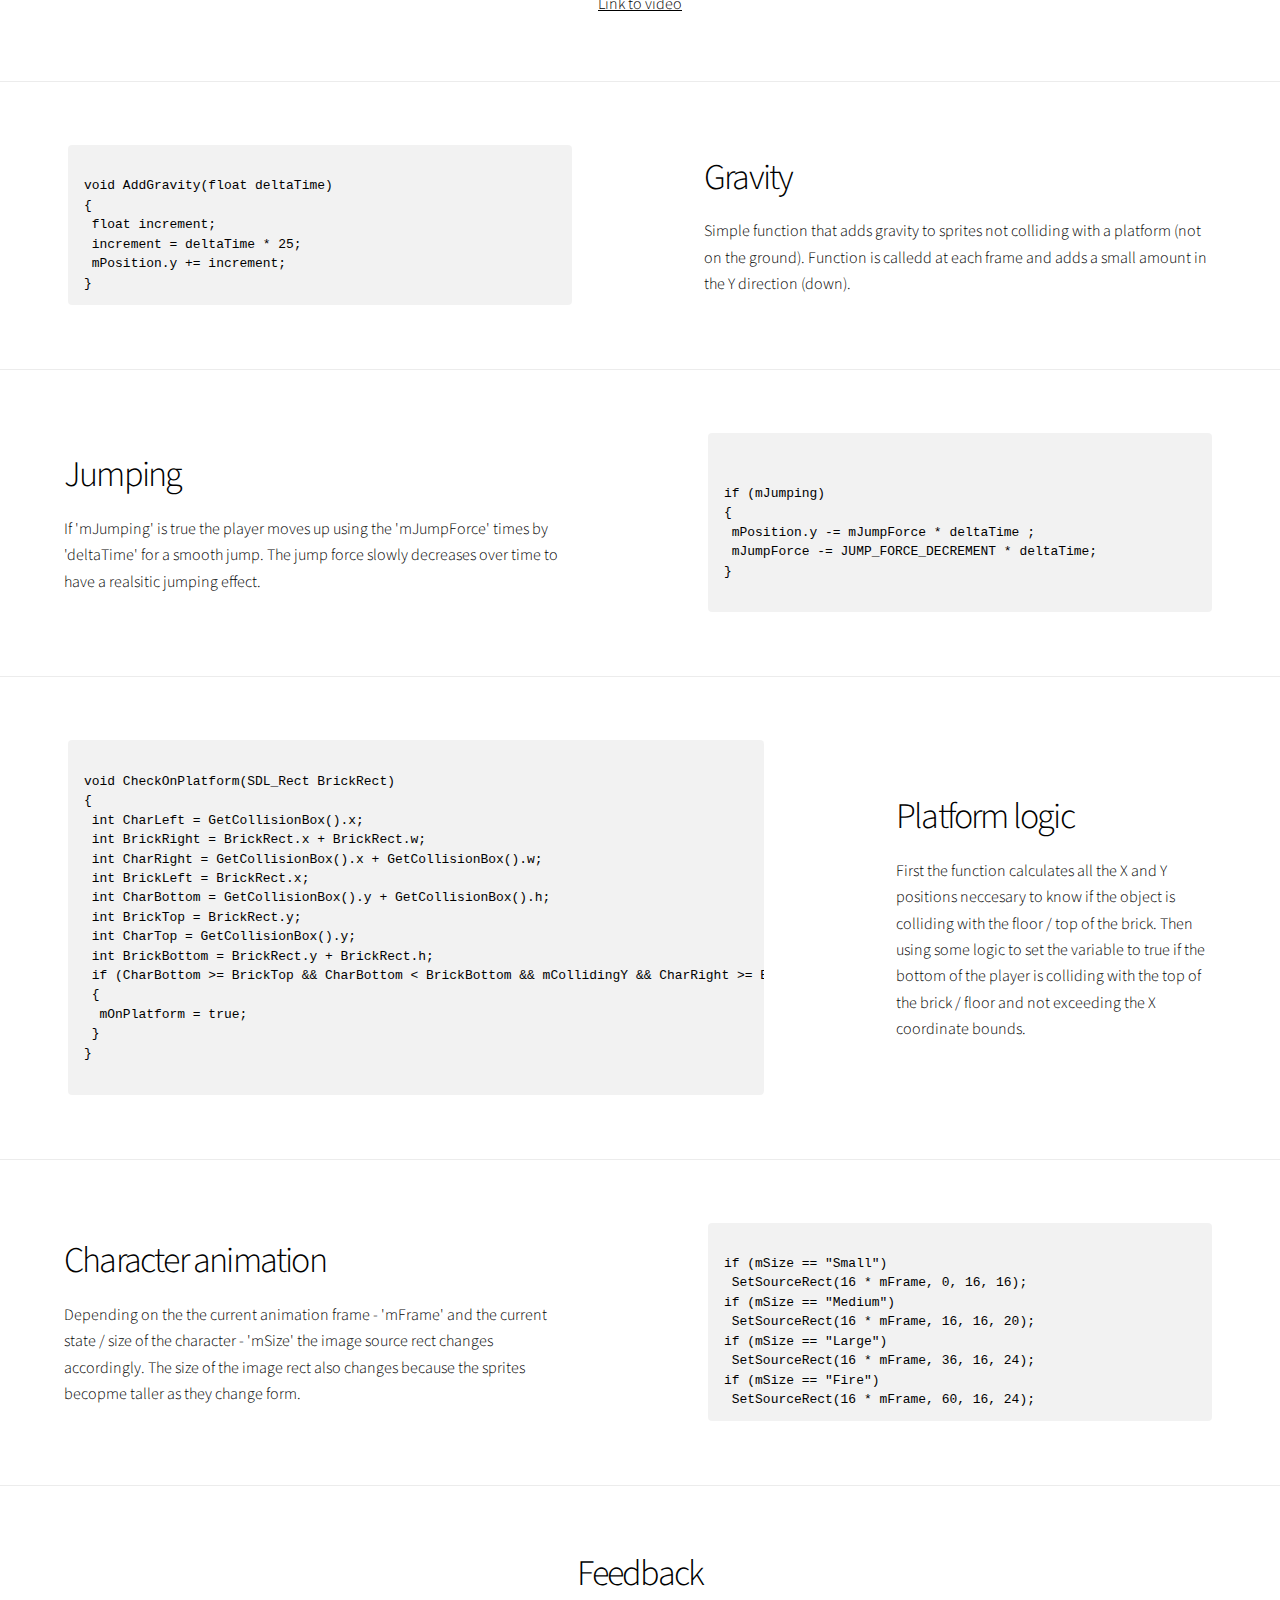
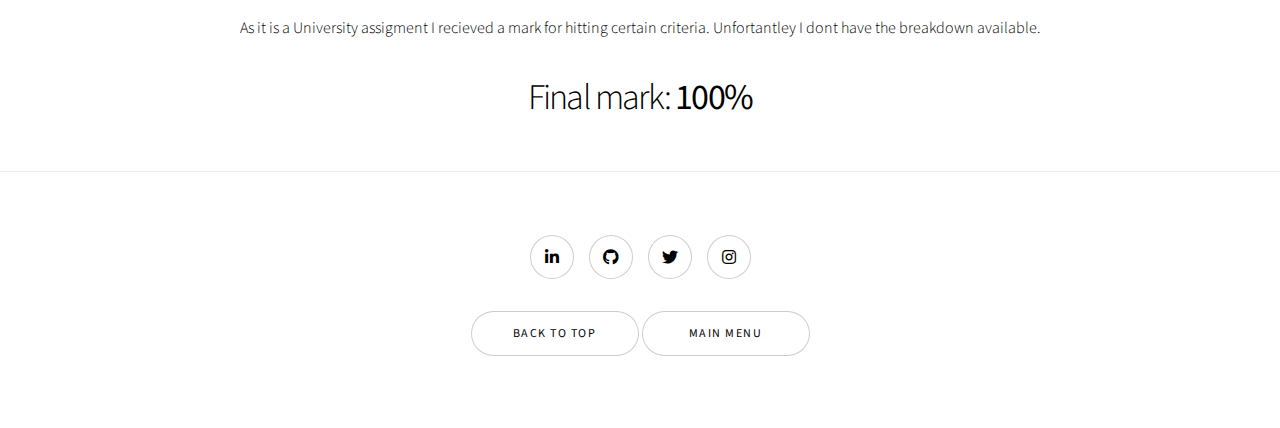
<file: smb.html>
<!DOCTYPE HTML>
<!--
	Story by HTML5 UP
	html5up.net | @ajlkn
	Free for personal and commercial use under the CCA 3.0 license (html5up.net/license)
-->
<html>
	<head>
		<title>Lewis Heath - Super Mario Bros</title>
		<meta charset="utf-8" />
		<meta name="viewport" content="width=device-width, initial-scale=1, user-scalable=no" />
		<link rel="stylesheet" href="assets/css/main.css" />
		<noscript><link rel="stylesheet" href="assets/css/noscript.css" /></noscript>
	</head>
	<body class="is-preload">

		<!-- Wrapper -->
			<div id="wrapper" class="divided">

				<!-- One -->
					<section class="banner style1 orient-right content-align-left image-position-left fullscreen onload-image-fade-in onload-content-fade-right" id="pic">
						<div class="content">
							<h1>Super Mario Bros</h1>
							<p>Super Mario Bros is a 2D platformer game written in C++ using SDL 2.0. Just like the original, the aim of the game is for Mario and Luigi to reach the flag at the end of the map. However there are numerous enemies and obstacles in the way.</p>
							<ul class="actions stacked">
								<li><a href="#video" class="button small smooth-scroll-middle">Video</a>&nbsp<a href="#code" class="button small smooth-scroll-middle">Code highlights</a>&nbsp<a href="#feed" class="button small smooth-scroll-middle">Feedback</a>&nbsp<a href="#third" class="button small smooth-scroll-middle">Social media</a></li>
							</ul>
						</div>
						<div class="image">
							<img src="images/SM.jpg" alt="" />
						</div>
					</section>

				<!-- Two -->
				<section class="wrapper style1 align-center" id="video">
					<div class="inner large">
						<h2>Video</h2>
						<iframe width=65% height=500 src="https://www.youtube.com/embed/QFXHFy_PRQM" frameborder="0" allow="accelerometer; autoplay; clipboard-write; encrypted-media; gyroscope; picture-in-picture" allowfullscreen></iframe>
						<br />
						<br />
						<br />
						<p><a target="_blank" href="https://www.youtube.com/watch?v=QFXHFy_PRQM&t" target="_blank">Link to video</a></p>
					</div>
				</section>

				<!-- Three -->
				<section class="spotlight style1 orient-right content-align-left image-position-left onscroll-image-fade-in" id="code">
					<div class="content">
						<h2>Gravity</h2>
						<p>Simple function that adds gravity to sprites not colliding with a platform (not on the ground). Function is calledd at each frame and adds a small amount in the Y direction (down).</p>
					</div>
					<div class = "content">
						<pre><code>
void AddGravity(float deltaTime)
{
 float increment;
 increment = deltaTime * 25;
 mPosition.y += increment;
}
</code></pre>
					</div>
				</section>



				<!-- Four -->
				<section class="spotlight style1 orient-left content-align-left image-position-center onscroll-image-fade-in">
					<div class="content">
						<h2>Jumping</h2>
						<p>If 'mJumping' is true the player moves up using the 'mJumpForce' times by 'deltaTime' for a smooth jump. The jump force slowly decreases over time to have a realsitic jumping effect.</p>
					</div>
					<div class = "content">
						<pre><code>

if (mJumping)
{
 mPosition.y -= mJumpForce * deltaTime ;
 mJumpForce -= JUMP_FORCE_DECREMENT * deltaTime;
}

</code></pre>
					</div>
				</section>

				<!-- Fifth -->
				<section class="spotlight style1 orient-right content-align-left image-position-left onscroll-image-fade-in">
					<div class="content">
						<h2>Platform logic</h2>
						<p>First the function calculates all the X and Y positions neccesary to know if the object is colliding with the floor / top of the brick. Then using some logic to set the variable to true if the bottom of the player is colliding with the top of the brick / floor and not exceeding the X coordinate bounds.</p>
					</div>
					<div class = "content">
						<pre><code>
void CheckOnPlatform(SDL_Rect BrickRect)
{
 int CharLeft = GetCollisionBox().x;
 int BrickRight = BrickRect.x + BrickRect.w;
 int CharRight = GetCollisionBox().x + GetCollisionBox().w;
 int BrickLeft = BrickRect.x;
 int CharBottom = GetCollisionBox().y + GetCollisionBox().h;
 int BrickTop = BrickRect.y;
 int CharTop = GetCollisionBox().y;
 int BrickBottom = BrickRect.y + BrickRect.h;
 if (CharBottom >= BrickTop && CharBottom < BrickBottom && mCollidingY && CharRight >= BrickLeft && CharLeft <= BrickRight)
 {
  mOnPlatform = true;
 }
}
				</code></pre>
					</div>
				</section>

				<!-- Sixth -->
				<section class="spotlight style1 orient-left content-align-left image-position-center onscroll-image-fade-in">
					<div class="content">
						<h2>Character animation</h2>
						<p>Depending on the the current animation frame - 'mFrame' and the current state / size of the character - 'mSize' the image source rect changes accordingly. The size of the image rect also changes because the sprites becopme taller as they change form.</p>
					</div>
					<div class = "content">
						<pre><code>
if (mSize == "Small")
 SetSourceRect(16 * mFrame, 0, 16, 16);
if (mSize == "Medium")
 SetSourceRect(16 * mFrame, 16, 16, 20);
if (mSize == "Large")
 SetSourceRect(16 * mFrame, 36, 16, 24);
if (mSize == "Fire")
 SetSourceRect(16 * mFrame, 60, 16, 24);
</code></pre>
					</div>
				</section>

				<!-- Seventh -->
					<section class="wrapper style1 align-center" >
						<div class="inner">
							<h2>Feedback</h2>
							<p>As it is a University assigment I recieved a mark for hitting certain criteria. Unfortantley I dont have the breakdown available.</p>
							<div id="feed">
							</div>
							<h2>Final mark: <b>100%</b></h2>
						</div>
					</section>

				<!-- Footer -->
					<footer class="wrapper style1 align-center" id="third">
						<div class="inner">
							<ul class="icons">
								<li><a href="https://www.linkedin.com/in/lewis-heath-a20820194/" target="_blank" class="icon brands style2 fa-linkedin-in"><span class="label">LinkedIn</span></a></li>
								<li><a href="https://github.com/Lewis-Heath" target="_blank" class="icon brands style2 fa-github"><span class="label">GitHub</span></a></li>
								<li><a href="https://twitter.com/Hewis_Leath07" target="_blank" class="icon brands style2 fa-twitter"><span class="label">Twitter</span></a></li>
								<li><a href="https://www.instagram.com/lewis_heath/" target="_blank" class="icon brands style2 fa-instagram"><span class="label">Instagram</span></a></li>
							</ul>
							<ul class="actions stacked">
								<li><a href="#pic" class="button big wide smooth-scroll-middle">Back to top</a>&nbsp<a href="index.html" class="button big wide smooth-scroll-middle">Main menu</a></li>
							</ul>
						</div>
					</footer>

			</div>

		<!-- Scripts -->
			<script src="assets/js/jquery.min.js"></script>
			<script src="assets/js/jquery.scrollex.min.js"></script>
			<script src="assets/js/jquery.scrolly.min.js"></script>
			<script src="assets/js/browser.min.js"></script>
			<script src="assets/js/breakpoints.min.js"></script>
			<script src="assets/js/util.js"></script>
			<script src="assets/js/main.js"></script>

	</body>
</html>
</file>
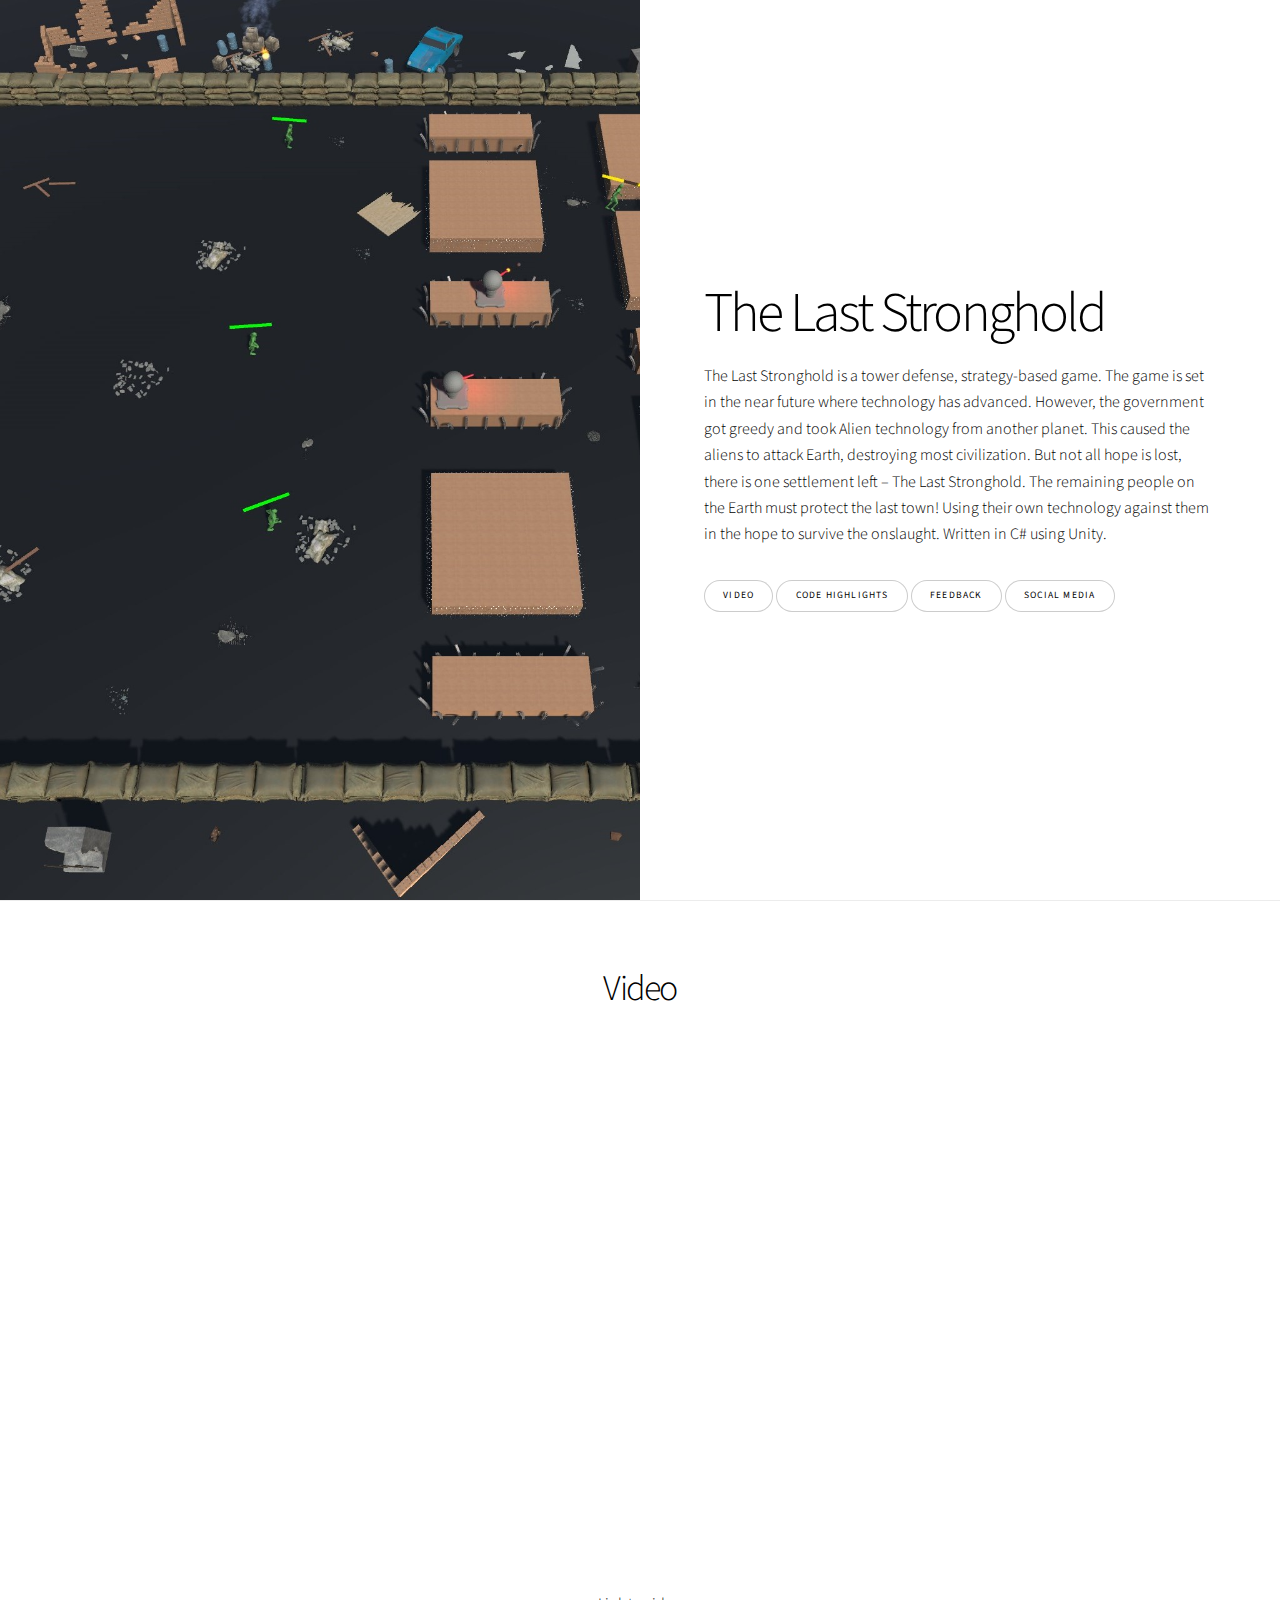
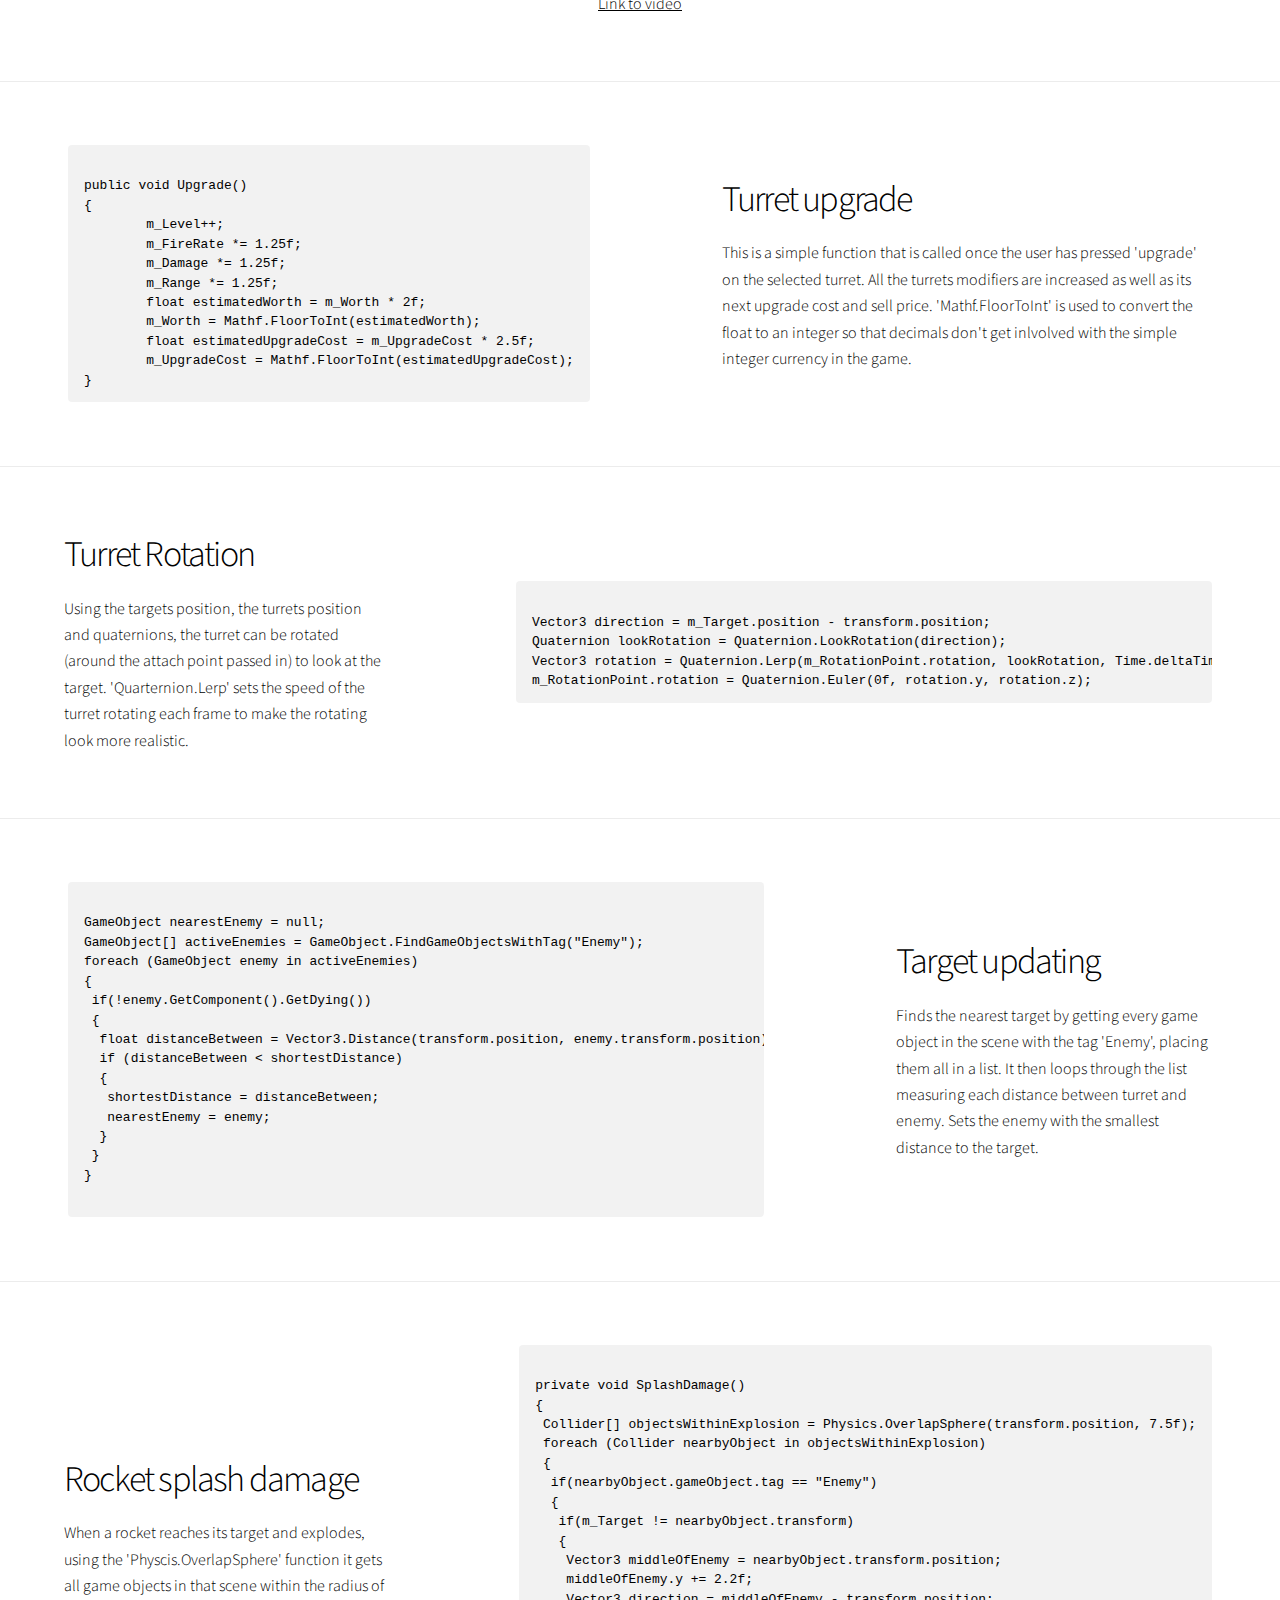
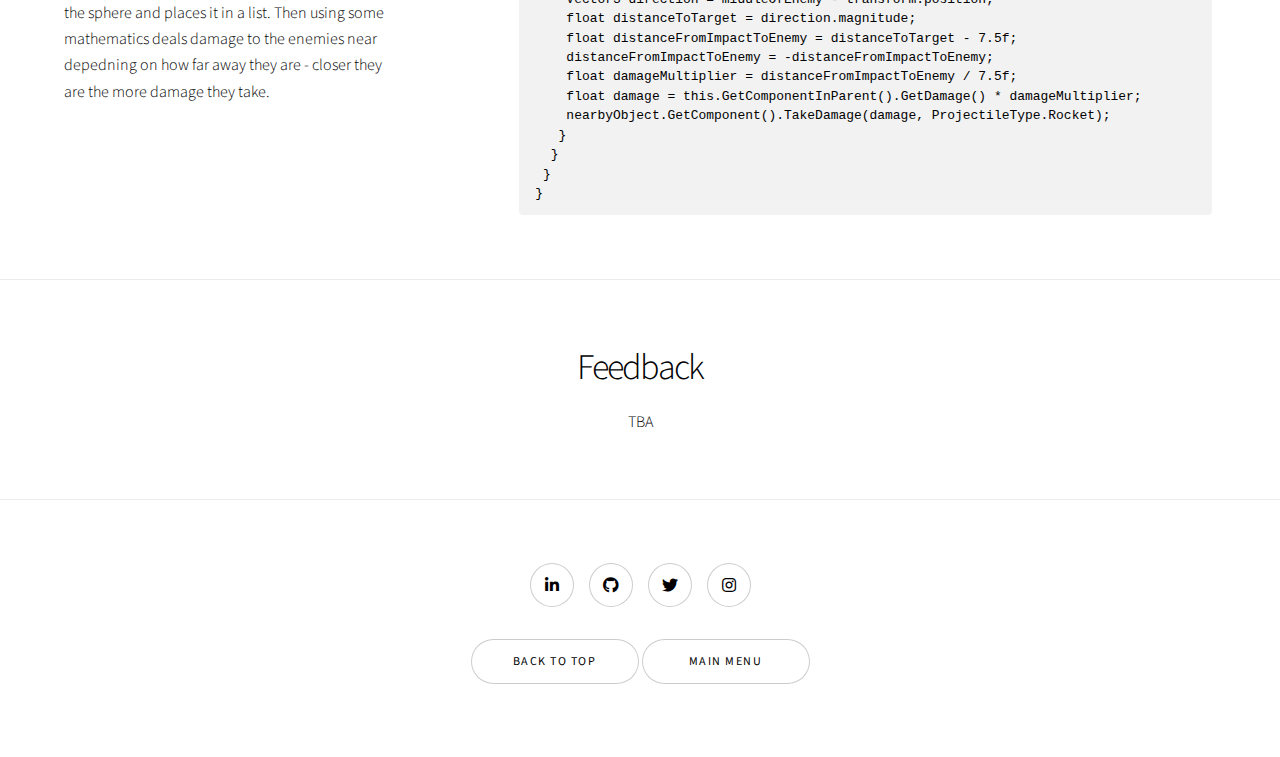
<file: tls.html>
<!DOCTYPE HTML>
<!--
	Story by HTML5 UP
	html5up.net | @ajlkn
	Free for personal and commercial use under the CCA 3.0 license (html5up.net/license)
-->
<html>
	<head>
		<title>Lewis Heath - The Last Stronghold</title>
		<meta charset="utf-8" />
		<meta name="viewport" content="width=device-width, initial-scale=1, user-scalable=no" />
		<link rel="stylesheet" href="assets/css/main.css" />
		<noscript><link rel="stylesheet" href="assets/css/noscript.css" /></noscript>
	</head>
	<body class="is-preload">

		<!-- Wrapper -->
			<div id="wrapper" class="divided">

				<!-- One -->
					<section class="banner style1 orient-right content-align-left image-position-left fullscreen onload-image-fade-in onload-content-fade-right" id="pic">
						<div class="content">
							<h1>The Last Stronghold</h1>
							<p>The Last Stronghold is a tower defense, strategy-based game. The game is set in the near future where technology has advanced. However, the government got greedy and took Alien technology from another planet. This caused the aliens to attack Earth, destroying most civilization. But not all hope is lost, there is one settlement left – The Last Stronghold. The remaining people on the Earth must protect the last town! Using their own technology against them in the hope to survive the onslaught. Written in C# using Unity.</p>
							<ul class="actions stacked">
								<li><a href="#video" class="button small smooth-scroll-middle">Video</a>&nbsp<a href="#code" class="button small smooth-scroll-middle">Code highlights</a>&nbsp<a href="#feed" class="button small smooth-scroll-middle">Feedback</a>&nbsp<a href="#third" class="button small smooth-scroll-middle">Social media</a></li>
							</ul>
						</div>
						<div class="image">
							<img src="images/TDBig.jpg" alt="" />
						</div>
					</section>

				<!-- Two -->
				<section class="wrapper style1 align-center" id="video">
					<div class="inner large">
						<h2>Video</h2>
						<iframe width=65% height=500 src="https://www.youtube.com/embed/e0bJhdg4ujc" frameborder="0" allow="accelerometer; autoplay; clipboard-write; encrypted-media; gyroscope; picture-in-picture" allowfullscreen></iframe>
						<br />
						<br />
						<br />
						<p><a target="_blank" href="https://www.youtube.com/watch?v=e0bJhdg4ujc&t" target="_blank">Link to video</a></p>
					</div>
				</section>

				<!-- Three -->
				<section class="spotlight style1 orient-right content-align-left image-position-left onscroll-image-fade-in" id="code">
					<div class="content">
						<h2>Turret upgrade</h2>
						<p>This is a simple function that is called once the user has pressed 'upgrade' on the selected turret. All the turrets modifiers are increased as well as its next upgrade cost and sell price. 'Mathf.FloorToInt' is used to convert the float to an integer so that decimals don't get inlvolved with the simple integer currency in the game.</p>
					</div>
					<div class = "content">
						<pre><code>
public void Upgrade()
{
	m_Level++;
	m_FireRate *= 1.25f;
	m_Damage *= 1.25f;
	m_Range *= 1.25f;
	float estimatedWorth = m_Worth * 2f;
	m_Worth = Mathf.FloorToInt(estimatedWorth);
	float estimatedUpgradeCost = m_UpgradeCost * 2.5f;
	m_UpgradeCost = Mathf.FloorToInt(estimatedUpgradeCost);
}
</code></pre>
					</div>
				</section>



				<!-- Four -->
				<section class="spotlight style1 orient-left content-align-left image-position-center onscroll-image-fade-in">
					<div class="content">
						<h2>Turret Rotation</h2>
						<p>Using the targets position, the turrets position and quaternions, the turret can be rotated (around the attach point passed in) to look at the target. 'Quarternion.Lerp' sets the speed of the turret rotating each frame to make the rotating look more realistic.</p>
					</div>
					<div class = "content">
						<pre><code>
Vector3 direction = m_Target.position - transform.position;
Quaternion lookRotation = Quaternion.LookRotation(direction);
Vector3 rotation = Quaternion.Lerp(m_RotationPoint.rotation, lookRotation, Time.deltaTime * m_RotationSpeed).eulerAngles;
m_RotationPoint.rotation = Quaternion.Euler(0f, rotation.y, rotation.z);
</code></pre>
					</div>
				</section>

				<!-- Fifth -->
				<section class="spotlight style1 orient-right content-align-left image-position-left onscroll-image-fade-in">
					<div class="content">
						<h2>Target updating</h2>
						<p>Finds the nearest target by getting every game object in the scene with the tag 'Enemy', placing them all in a list. It then loops through the list measuring each distance between turret and enemy. Sets the enemy with the smallest distance to the target.</p>
					</div>
					<div class = "content">
						<pre><code>
GameObject nearestEnemy = null;
GameObject[] activeEnemies = GameObject.FindGameObjectsWithTag("Enemy");
foreach (GameObject enemy in activeEnemies)
{
 if(!enemy.GetComponent<Enemy>().GetDying())
 {
  float distanceBetween = Vector3.Distance(transform.position, enemy.transform.position);
  if (distanceBetween < shortestDistance)
  {
   shortestDistance = distanceBetween;
   nearestEnemy = enemy;
  }
 }
}
				</code></pre>
					</div>
				</section>

				<!-- Sixth -->
				<section class="spotlight style1 orient-left content-align-left image-position-center onscroll-image-fade-in">
					<div class="content">
						<h2>Rocket splash damage</h2>
						<p>When a rocket reaches its target and explodes, using the 'Physcis.OverlapSphere' function it gets all game objects in that scene within the radius of the sphere and places it in a list. Then using some mathematics deals damage to the enemies near depedning on how far away they are - closer they are the more damage they take.</p>
					</div>
					<div class = "content">
						<pre><code>
private void SplashDamage()
{
 Collider[] objectsWithinExplosion = Physics.OverlapSphere(transform.position, 7.5f);
 foreach (Collider nearbyObject in objectsWithinExplosion)
 {
  if(nearbyObject.gameObject.tag == "Enemy")
  {
   if(m_Target != nearbyObject.transform)
   {
    Vector3 middleOfEnemy = nearbyObject.transform.position;
    middleOfEnemy.y += 2.2f;
    Vector3 direction = middleOfEnemy - transform.position;
    float distanceToTarget = direction.magnitude;
    float distanceFromImpactToEnemy = distanceToTarget - 7.5f;
    distanceFromImpactToEnemy = -distanceFromImpactToEnemy;
    float damageMultiplier = distanceFromImpactToEnemy / 7.5f;
    float damage = this.GetComponentInParent<Turret>().GetDamage() * damageMultiplier;
    nearbyObject.GetComponent<Enemy>().TakeDamage(damage, ProjectileType.Rocket);
   }
  }
 }
}
</code></pre>
					</div>
				</section>

				<!-- Seventh -->
				<section class="wrapper style1 align-center" id="feed">
					<div class="inner large">
						<h2>Feedback</h2>
						<p>TBA</p>
					</div>
				</section>

				<!-- Footer -->
					<footer class="wrapper style1 align-center" id="third">
						<div class="inner">
							<ul class="icons">
								<li><a href="https://www.linkedin.com/in/lewis-heath-a20820194/" target="_blank" class="icon brands style2 fa-linkedin-in"><span class="label">LinkedIn</span></a></li>
								<li><a href="https://github.com/Lewis-Heath" target="_blank" class="icon brands style2 fa-github"><span class="label">GitHub</span></a></li>
								<li><a href="https://twitter.com/Hewis_Leath07" target="_blank" class="icon brands style2 fa-twitter"><span class="label">Twitter</span></a></li>
								<li><a href="https://www.instagram.com/lewis_heath/" target="_blank" class="icon brands style2 fa-instagram"><span class="label">Instagram</span></a></li>
							</ul>
							<ul class="actions stacked">
								<li><a href="#pic" class="button big wide smooth-scroll-middle">Back to top</a>&nbsp<a href="index.html" class="button big wide smooth-scroll-middle">Main menu</a></li>
							</ul>
						</div>
					</footer>

			</div>

		<!-- Scripts -->
			<script src="assets/js/jquery.min.js"></script>
			<script src="assets/js/jquery.scrollex.min.js"></script>
			<script src="assets/js/jquery.scrolly.min.js"></script>
			<script src="assets/js/browser.min.js"></script>
			<script src="assets/js/breakpoints.min.js"></script>
			<script src="assets/js/util.js"></script>
			<script src="assets/js/main.js"></script>

	</body>
</html>
</file>
<file: assets/css/noscript.css>
/*
	Story by HTML5 UP
	html5up.net | @ajlkn
	Free for personal and commercial use under the CCA 3.0 license (html5up.net/license)
*/

/* Banner (transitions) */

	.banner.onload-content-fade-up .content {
		-moz-transition: none;
		-webkit-transition: none;
		-ms-transition: none;
		transition: none;
	}

	body.is-preload .banner.onload-content-fade-up .content {
		-moz-transform: none;
		-webkit-transform: none;
		-ms-transform: none;
		transform: none;
		opacity: 1;
	}

	.banner.onload-content-fade-down .content {
		-moz-transition: none;
		-webkit-transition: none;
		-ms-transition: none;
		transition: none;
	}

	body.is-preload .banner.onload-content-fade-down .content {
		-moz-transform: none;
		-webkit-transform: none;
		-ms-transform: none;
		transform: none;
		opacity: 1;
	}

	.banner.onload-content-fade-left .content {
		-moz-transition: none;
		-webkit-transition: none;
		-ms-transition: none;
		transition: none;
	}

	body.is-preload .banner.onload-content-fade-left .content {
		-moz-transform: none;
		-webkit-transform: none;
		-ms-transform: none;
		transform: none;
		opacity: 1;
	}

	.banner.onload-content-fade-right .content {
		-moz-transition: none;
		-webkit-transition: none;
		-ms-transition: none;
		transition: none;
	}

	body.is-preload .banner.onload-content-fade-right .content {
		-moz-transform: none;
		-webkit-transform: none;
		-ms-transform: none;
		transform: none;
		opacity: 1;
	}

	.banner.onload-content-fade-in .content {
		-moz-transition: none;
		-webkit-transition: none;
		-ms-transition: none;
		transition: none;
	}

	body.is-preload .banner.onload-content-fade-in .content {
		-moz-transform: none;
		-webkit-transform: none;
		-ms-transform: none;
		transform: none;
		opacity: 1;
	}

	.banner.onload-image-fade-up .image {
		-moz-transition: none;
		-webkit-transition: none;
		-ms-transition: none;
		transition: none;
	}

		.banner.onload-image-fade-up .image img {
			-moz-transition: none;
			-webkit-transition: none;
			-ms-transition: none;
			transition: none;
		}

	body.is-preload .banner.onload-image-fade-up .image {
		-moz-transform: none;
		-webkit-transform: none;
		-ms-transform: none;
		transform: none;
		opacity: 1;
	}

		body.is-preload .banner.onload-image-fade-up .image img {
			opacity: 1;
		}

	.banner.onload-image-fade-down .image {
		-moz-transition: none;
		-webkit-transition: none;
		-ms-transition: none;
		transition: none;
	}

		.banner.onload-image-fade-down .image img {
			-moz-transition: none;
			-webkit-transition: none;
			-ms-transition: none;
			transition: none;
		}

	body.is-preload .banner.onload-image-fade-down .image {
		-moz-transform: none;
		-webkit-transform: none;
		-ms-transform: none;
		transform: none;
		opacity: 1;
	}

		body.is-preload .banner.onload-image-fade-down .image img {
			opacity: 1;
		}

	.banner.onload-image-fade-left .image {
		-moz-transition: none;
		-webkit-transition: none;
		-ms-transition: none;
		transition: none;
	}

		.banner.onload-image-fade-left .image img {
			-moz-transition: none;
			-webkit-transition: none;
			-ms-transition: none;
			transition: none;
		}

	body.is-preload .banner.onload-image-fade-left .image {
		-moz-transform: none;
		-webkit-transform: none;
		-ms-transform: none;
		transform: none;
		opacity: 1;
	}

		body.is-preload .banner.onload-image-fade-left .image img {
			opacity: 1;
		}

	.banner.onload-image-fade-right .image {
		-moz-transition: none;
		-webkit-transition: none;
		-ms-transition: none;
		transition: none;
	}

		.banner.onload-image-fade-right .image img {
			-moz-transition: none;
			-webkit-transition: none;
			-ms-transition: none;
			transition: none;
		}

	body.is-preload .banner.onload-image-fade-right .image {
		-moz-transform: none;
		-webkit-transform: none;
		-ms-transform: none;
		transform: none;
		opacity: 1;
	}

		body.is-preload .banner.onload-image-fade-right .image img {
			opacity: 1;
		}

	.banner.onload-image-fade-in .image img {
		-moz-transition: none;
		-webkit-transition: none;
		-ms-transition: none;
		transition: none;
	}

	body.is-preload .banner.onload-image-fade-in .image img {
		opacity: 1;
	}

	.banner.onscroll-content-fade-up .content {
		-moz-transition: none;
		-webkit-transition: none;
		-ms-transition: none;
		transition: none;
	}

	.banner.onscroll-content-fade-up.is-inactive .content {
		-moz-transform: none;
		-webkit-transform: none;
		-ms-transform: none;
		transform: none;
		opacity: 1;
	}

	.banner.onscroll-content-fade-down .content {
		-moz-transition: none;
		-webkit-transition: none;
		-ms-transition: none;
		transition: none;
	}

	.banner.onscroll-content-fade-down.is-inactive .content {
		-moz-transform: none;
		-webkit-transform: none;
		-ms-transform: none;
		transform: none;
		opacity: 1;
	}

	.banner.onscroll-content-fade-left .content {
		-moz-transition: none;
		-webkit-transition: none;
		-ms-transition: none;
		transition: none;
	}

	.banner.onscroll-content-fade-left.is-inactive .content {
		-moz-transform: none;
		-webkit-transform: none;
		-ms-transform: none;
		transform: none;
		opacity: 1;
	}

	.banner.onscroll-content-fade-right .content {
		-moz-transition: none;
		-webkit-transition: none;
		-ms-transition: none;
		transition: none;
	}

	.banner.onscroll-content-fade-right.is-inactive .content {
		-moz-transform: none;
		-webkit-transform: none;
		-ms-transform: none;
		transform: none;
		opacity: 1;
	}

	.banner.onscroll-content-fade-in .content {
		-moz-transition: none;
		-webkit-transition: none;
		-ms-transition: none;
		transition: none;
	}

	.banner.onscroll-content-fade-in.is-inactive .content {
		-moz-transform: none;
		-webkit-transform: none;
		-ms-transform: none;
		transform: none;
		opacity: 1;
	}

	.banner.onscroll-image-fade-up .image {
		-moz-transition: none;
		-webkit-transition: none;
		-ms-transition: none;
		transition: none;
	}

		.banner.onscroll-image-fade-up .image img {
			-moz-transition: none;
			-webkit-transition: none;
			-ms-transition: none;
			transition: none;
		}

	.banner.onscroll-image-fade-up.is-inactive .image {
		-moz-transform: none;
		-webkit-transform: none;
		-ms-transform: none;
		transform: none;
		opacity: 1;
	}

		.banner.onscroll-image-fade-up.is-inactive .image img {
			opacity: 1;
		}

	.banner.onscroll-image-fade-down .image {
		-moz-transition: none;
		-webkit-transition: none;
		-ms-transition: none;
		transition: none;
	}

		.banner.onscroll-image-fade-down .image img {
			-moz-transition: none;
			-webkit-transition: none;
			-ms-transition: none;
			transition: none;
		}

	.banner.onscroll-image-fade-down.is-inactive .image {
		-moz-transform: none;
		-webkit-transform: none;
		-ms-transform: none;
		transform: none;
		opacity: 1;
	}

		.banner.onscroll-image-fade-down.is-inactive .image img {
			opacity: 1;
		}

	.banner.onscroll-image-fade-left .image {
		-moz-transition: none;
		-webkit-transition: none;
		-ms-transition: none;
		transition: none;
	}

		.banner.onscroll-image-fade-left .image img {
			-moz-transition: none;
			-webkit-transition: none;
			-ms-transition: none;
			transition: none;
		}

	.banner.onscroll-image-fade-left.is-inactive .image {
		-moz-transform: none;
		-webkit-transform: none;
		-ms-transform: none;
		transform: none;
		opacity: 1;
	}

		.banner.onscroll-image-fade-left.is-inactive .image img {
			opacity: 1;
		}

	.banner.onscroll-image-fade-right .image {
		-moz-transition: none;
		-webkit-transition: none;
		-ms-transition: none;
		transition: none;
	}

		.banner.onscroll-image-fade-right .image img {
			-moz-transition: none;
			-webkit-transition: none;
			-ms-transition: none;
			transition: none;
		}

	.banner.onscroll-image-fade-right.is-inactive .image {
		-moz-transform: none;
		-webkit-transform: none;
		-ms-transform: none;
		transform: none;
		opacity: 1;
	}

		.banner.onscroll-image-fade-right.is-inactive .image img {
			opacity: 1;
		}

	.banner.onscroll-image-fade-in .image img {
		-moz-transition: none;
		-webkit-transition: none;
		-ms-transition: none;
		transition: none;
	}

	.banner.onscroll-image-fade-in.is-inactive .image img {
		opacity: 1;
	}
</file>
<file: assets/css/main.css>
@import url(fontawesome-all.min.css);
@import url("https://fonts.googleapis.com/css?family=Source+Sans+Pro:300,300i,400,400i");

/*
	Story by HTML5 UP
	html5up.net | @ajlkn
	Free for personal and commercial use under the CCA 3.0 license (html5up.net/license)
*/

html, body, div, span, applet, object,
iframe, h1, h2, h3, h4, h5, h6, p, blockquote,
pre, a, abbr, acronym, address, big, cite,
code, del, dfn, em, img, ins, kbd, q, s, samp,
small, strike, strong, sub, sup, tt, var, b,
u, i, center, dl, dt, dd, ol, ul, li, fieldset,
form, label, legend, table, caption, tbody,
tfoot, thead, tr, th, td, article, aside,
canvas, details, embed, figure, figcaption,
footer, header, hgroup, menu, nav, output, ruby,
section, summary, time, mark, audio, video {
	margin: 0;
	padding: 0;
	border: 0;
	font-size: 100%;
	font: inherit;
	vertical-align: baseline;}

article, aside, details, figcaption, figure,
footer, header, hgroup, menu, nav, section {
	display: block;}

body {
	line-height: 1;
}

ol, ul {
	list-style: none;
}

blockquote, q {
	quotes: none;
}

	blockquote:before, blockquote:after, q:before, q:after {
		content: '';
		content: none;
	}

table {
	border-collapse: collapse;
	border-spacing: 0;
}

body {
	-webkit-text-size-adjust: none;
}

mark {
	background-color: transparent;
	color: inherit;
}

input::-moz-focus-inner {
	border: 0;
	padding: 0;
}

input, select, textarea {
	-moz-appearance: none;
	-webkit-appearance: none;
	-ms-appearance: none;
	appearance: none;
}

/* Basic */

	@-ms-viewport {
		width: device-width;
	}

	body {
		-ms-overflow-style: scrollbar;
	}

	@media screen and (max-width: 480px) {

		html, body {
			min-width: 320px;
		}

	}

	html {
		box-sizing: border-box;
	}

	*, *:before, *:after {
		box-sizing: inherit;
	}

	body {
		background: #ffffff;
	}

		body.is-preload *, body.is-preload *:before, body.is-preload *:after {
			-moz-animation: none !important;
			-webkit-animation: none !important;
			-ms-animation: none !important;
			animation: none !important;
			-moz-transition: none !important;
			-webkit-transition: none !important;
			-ms-transition: none !important;
			transition: none !important;
		}

/* Type */

	html {
		font-size: 18pt;
	}

		@media screen and (max-width: 1680px) {

			html {
				font-size: 14pt;
			}

		}

		@media screen and (max-width: 1280px) {

			html {
				font-size: 12pt;
			}

		}

		@media screen and (max-width: 736px) {

			html {
				font-size: 11pt;
			}

		}

		@media screen and (max-width: 360px) {

			html {
				font-size: 10pt;
			}

		}

	body {
		background-color: #ffffff;
		color: #000000;
	}

	body, input, select, textarea {
		font-family: "Source Sans Pro", Helvetica, sans-serif;
		font-size: 1rem;
		font-weight: 300;
		line-height: 1.65;
	}

	a {
		-moz-transition: color 0.2s ease-in-out;
		-webkit-transition: color 0.2s ease-in-out;
		-ms-transition: color 0.2s ease-in-out;
		transition: color 0.2s ease-in-out;
		text-decoration: underline;
	}

		a:hover {
			text-decoration: none;
		}

	strong, b {
		font-weight: 400;
	}

	em, i {
		font-style: italic;
	}

	p {
		margin: 0 0 2rem 0;
	}

		p.major {
			font-size: 1.25rem;
		}

	h1, h2, h3, h4, h5, h6 {
		font-weight: 300;
		line-height: 1.375;
		letter-spacing: -0.05em;
		margin: 0 0 1rem 0;
	}

		h1 a, h2 a, h3 a, h4 a, h5 a, h6 a {
			color: inherit;
			text-decoration: none;
		}

	h1 {
		font-size: 3.5rem;
		line-height: 1.2;
	}

	h2 {
		font-size: 2.25rem;
	}

	h3 {
		font-size: 1.5rem;
	}

	h4 {
		font-size: 1.1rem;
	}

	h5 {
		font-size: 0.9rem;
	}

	h6 {
		font-size: 0.7rem;
	}

	sub {
		font-size: 0.8rem;
		position: relative;
		top: 0.5rem;
	}

	sup {
		font-size: 0.8rem;
		position: relative;
		top: -0.5rem;
	}

	blockquote {
		border-left: solid 4px;
		font-style: italic;
		margin: 0 0 2rem 0;
		padding: 0.5rem 0 0.5rem 2rem;
	}

	code {
		border-radius: 4px;
		font-family: "Courier New", monospace;
		font-size: 0.9em;
		margin: 0 0.25rem;
		padding: 0.25rem 0.325rem;
	}

	pre {
		-webkit-overflow-scrolling: touch;
		font-family: "Courier New", monospace;
		font-size: 0.9em;
		margin: 0 0 2rem 0;
	}

		pre code {
			display: block;
			line-height: 1.5;
			padding: 0.75rem 1rem;
			overflow-x: auto;
		}

	hr {
		border: 0;
		border-bottom: solid 1px;
		margin: 2.5rem 0;
	}

		hr.major {
			margin: 3.5rem 0;
		}

	.align-left {
		text-align: left;
	}

	.align-center {
		text-align: center;
	}

	.align-right {
		text-align: right;
	}

	@media screen and (max-width: 736px) {

		p.major {
			font-size: 1.1rem;
		}

		h1 {
			font-size: 2.5rem;
		}

		h2 {
			font-size: 2rem;
		}

		h3 {
			font-size: 1.25rem;
		}

		h4 {
			font-size: 1rem;
		}

	}

	input, select, textarea {
		color: #000000;
	}

	a {
		color: #000000;
	}

		a:hover {
			color: #47D3E5;
		}

	strong, b {
		color: #000000;
	}

	h1, h2, h3, h4, h5, h6 {
		color: #000000;
	}

	blockquote {
		border-left-color: rgba(0, 0, 0, 0.2);
	}

	code {
		background: rgba(0, 0, 0, 0.05);
		border-color: rgba(0, 0, 0, 0.2);
	}

	hr {
		border-bottom-color: rgba(0, 0, 0, 0.2);
	}

/* Row */

	.row {
		display: flex;
		flex-wrap: wrap;
		box-sizing: border-box;
		align-items: stretch;
	}

		.row > * {
			box-sizing: border-box;
		}

		.row.gtr-uniform > * > :last-child {
			margin-bottom: 0;
		}

		.row.aln-left {
			justify-content: flex-start;
		}

		.row.aln-center {
			justify-content: center;
		}

		.row.aln-right {
			justify-content: flex-end;
		}

		.row.aln-top {
			align-items: flex-start;
		}

		.row.aln-middle {
			align-items: center;
		}

		.row.aln-bottom {
			align-items: flex-end;
		}

		.row > .imp {
			order: -1;
		}

		.row > .col-1 {
			width: 8.33333%;
		}

		.row > .off-1 {
			margin-left: 8.33333%;
		}

		.row > .col-2 {
			width: 16.66667%;
		}

		.row > .off-2 {
			margin-left: 16.66667%;
		}

		.row > .col-3 {
			width: 25%;
		}

		.row > .off-3 {
			margin-left: 25%;
		}

		.row > .col-4 {
			width: 33.33333%;
		}

		.row > .off-4 {
			margin-left: 33.33333%;
		}

		.row > .col-5 {
			width: 41.66667%;
		}

		.row > .off-5 {
			margin-left: 41.66667%;
		}

		.row > .col-6 {
			width: 50%;
		}

		.row > .off-6 {
			margin-left: 50%;
		}

		.row > .col-7 {
			width: 58.33333%;
		}

		.row > .off-7 {
			margin-left: 58.33333%;
		}

		.row > .col-8 {
			width: 66.66667%;
		}

		.row > .off-8 {
			margin-left: 66.66667%;
		}

		.row > .col-9 {
			width: 75%;
		}

		.row > .off-9 {
			margin-left: 75%;
		}

		.row > .col-10 {
			width: 83.33333%;
		}

		.row > .off-10 {
			margin-left: 83.33333%;
		}

		.row > .col-11 {
			width: 91.66667%;
		}

		.row > .off-11 {
			margin-left: 91.66667%;
		}

		.row > .col-12 {
			width: 100%;
		}

		.row > .off-12 {
			margin-left: 100%;
		}

		.row.gtr-0 {
			margin-top: 0;
			margin-left: 0rem;
		}

			.row.gtr-0 > * {
				padding: 0 0 0 0rem;
			}

			.row.gtr-0.gtr-uniform {
				margin-top: 0rem;
			}

				.row.gtr-0.gtr-uniform > * {
					padding-top: 0rem;
				}

		.row.gtr-25 {
			margin-top: 0;
			margin-left: -0.5rem;
		}

			.row.gtr-25 > * {
				padding: 0 0 0 0.5rem;
			}

			.row.gtr-25.gtr-uniform {
				margin-top: -0.5rem;
			}

				.row.gtr-25.gtr-uniform > * {
					padding-top: 0.5rem;
				}

		.row.gtr-50 {
			margin-top: 0;
			margin-left: -1rem;
		}

			.row.gtr-50 > * {
				padding: 0 0 0 1rem;
			}

			.row.gtr-50.gtr-uniform {
				margin-top: -1rem;
			}

				.row.gtr-50.gtr-uniform > * {
					padding-top: 1rem;
				}

		.row {
			margin-top: 0;
			margin-left: -2rem;
		}

			.row > * {
				padding: 0 0 0 2rem;
			}

			.row.gtr-uniform {
				margin-top: -2rem;
			}

				.row.gtr-uniform > * {
					padding-top: 2rem;
				}

		.row.gtr-150 {
			margin-top: 0;
			margin-left: -3rem;
		}

			.row.gtr-150 > * {
				padding: 0 0 0 3rem;
			}

			.row.gtr-150.gtr-uniform {
				margin-top: -3rem;
			}

				.row.gtr-150.gtr-uniform > * {
					padding-top: 3rem;
				}

		.row.gtr-200 {
			margin-top: 0;
			margin-left: -4rem;
		}

			.row.gtr-200 > * {
				padding: 0 0 0 4rem;
			}

			.row.gtr-200.gtr-uniform {
				margin-top: -4rem;
			}

				.row.gtr-200.gtr-uniform > * {
					padding-top: 4rem;
				}

		@media screen and (max-width: 1680px) {

			.row {
				display: flex;
				flex-wrap: wrap;
				box-sizing: border-box;
				align-items: stretch;
			}

				.row > * {
					box-sizing: border-box;
				}

				.row.gtr-uniform > * > :last-child {
					margin-bottom: 0;
				}

				.row.aln-left {
					justify-content: flex-start;
				}

				.row.aln-center {
					justify-content: center;
				}

				.row.aln-right {
					justify-content: flex-end;
				}

				.row.aln-top {
					align-items: flex-start;
				}

				.row.aln-middle {
					align-items: center;
				}

				.row.aln-bottom {
					align-items: flex-end;
				}

				.row > .imp-xlarge {
					order: -1;
				}

				.row > .col-1-xlarge {
					width: 8.33333%;
				}

				.row > .off-1-xlarge {
					margin-left: 8.33333%;
				}

				.row > .col-2-xlarge {
					width: 16.66667%;
				}

				.row > .off-2-xlarge {
					margin-left: 16.66667%;
				}

				.row > .col-3-xlarge {
					width: 25%;
				}

				.row > .off-3-xlarge {
					margin-left: 25%;
				}

				.row > .col-4-xlarge {
					width: 33.33333%;
				}

				.row > .off-4-xlarge {
					margin-left: 33.33333%;
				}

				.row > .col-5-xlarge {
					width: 41.66667%;
				}

				.row > .off-5-xlarge {
					margin-left: 41.66667%;
				}

				.row > .col-6-xlarge {
					width: 50%;
				}

				.row > .off-6-xlarge {
					margin-left: 50%;
				}

				.row > .col-7-xlarge {
					width: 58.33333%;
				}

				.row > .off-7-xlarge {
					margin-left: 58.33333%;
				}

				.row > .col-8-xlarge {
					width: 66.66667%;
				}

				.row > .off-8-xlarge {
					margin-left: 66.66667%;
				}

				.row > .col-9-xlarge {
					width: 75%;
				}

				.row > .off-9-xlarge {
					margin-left: 75%;
				}

				.row > .col-10-xlarge {
					width: 83.33333%;
				}

				.row > .off-10-xlarge {
					margin-left: 83.33333%;
				}

				.row > .col-11-xlarge {
					width: 91.66667%;
				}

				.row > .off-11-xlarge {
					margin-left: 91.66667%;
				}

				.row > .col-12-xlarge {
					width: 100%;
				}

				.row > .off-12-xlarge {
					margin-left: 100%;
				}

				.row.gtr-0 {
					margin-top: 0;
					margin-left: 0rem;
				}

					.row.gtr-0 > * {
						padding: 0 0 0 0rem;
					}

					.row.gtr-0.gtr-uniform {
						margin-top: 0rem;
					}

						.row.gtr-0.gtr-uniform > * {
							padding-top: 0rem;
						}

				.row.gtr-25 {
					margin-top: 0;
					margin-left: -0.5rem;
				}

					.row.gtr-25 > * {
						padding: 0 0 0 0.5rem;
					}

					.row.gtr-25.gtr-uniform {
						margin-top: -0.5rem;
					}

						.row.gtr-25.gtr-uniform > * {
							padding-top: 0.5rem;
						}

				.row.gtr-50 {
					margin-top: 0;
					margin-left: -1rem;
				}

					.row.gtr-50 > * {
						padding: 0 0 0 1rem;
					}

					.row.gtr-50.gtr-uniform {
						margin-top: -1rem;
					}

						.row.gtr-50.gtr-uniform > * {
							padding-top: 1rem;
						}

				.row {
					margin-top: 0;
					margin-left: -2rem;
				}

					.row > * {
						padding: 0 0 0 2rem;
					}

					.row.gtr-uniform {
						margin-top: -2rem;
					}

						.row.gtr-uniform > * {
							padding-top: 2rem;
						}

				.row.gtr-150 {
					margin-top: 0;
					margin-left: -3rem;
				}

					.row.gtr-150 > * {
						padding: 0 0 0 3rem;
					}

					.row.gtr-150.gtr-uniform {
						margin-top: -3rem;
					}

						.row.gtr-150.gtr-uniform > * {
							padding-top: 3rem;
						}

				.row.gtr-200 {
					margin-top: 0;
					margin-left: -4rem;
				}

					.row.gtr-200 > * {
						padding: 0 0 0 4rem;
					}

					.row.gtr-200.gtr-uniform {
						margin-top: -4rem;
					}

						.row.gtr-200.gtr-uniform > * {
							padding-top: 4rem;
						}

		}

		@media screen and (max-width: 1280px) {

			.row {
				display: flex;
				flex-wrap: wrap;
				box-sizing: border-box;
				align-items: stretch;
			}

				.row > * {
					box-sizing: border-box;
				}

				.row.gtr-uniform > * > :last-child {
					margin-bottom: 0;
				}

				.row.aln-left {
					justify-content: flex-start;
				}

				.row.aln-center {
					justify-content: center;
				}

				.row.aln-right {
					justify-content: flex-end;
				}

				.row.aln-top {
					align-items: flex-start;
				}

				.row.aln-middle {
					align-items: center;
				}

				.row.aln-bottom {
					align-items: flex-end;
				}

				.row > .imp-large {
					order: -1;
				}

				.row > .col-1-large {
					width: 8.33333%;
				}

				.row > .off-1-large {
					margin-left: 8.33333%;
				}

				.row > .col-2-large {
					width: 16.66667%;
				}

				.row > .off-2-large {
					margin-left: 16.66667%;
				}

				.row > .col-3-large {
					width: 25%;
				}

				.row > .off-3-large {
					margin-left: 25%;
				}

				.row > .col-4-large {
					width: 33.33333%;
				}

				.row > .off-4-large {
					margin-left: 33.33333%;
				}

				.row > .col-5-large {
					width: 41.66667%;
				}

				.row > .off-5-large {
					margin-left: 41.66667%;
				}

				.row > .col-6-large {
					width: 50%;
				}

				.row > .off-6-large {
					margin-left: 50%;
				}

				.row > .col-7-large {
					width: 58.33333%;
				}

				.row > .off-7-large {
					margin-left: 58.33333%;
				}

				.row > .col-8-large {
					width: 66.66667%;
				}

				.row > .off-8-large {
					margin-left: 66.66667%;
				}

				.row > .col-9-large {
					width: 75%;
				}

				.row > .off-9-large {
					margin-left: 75%;
				}

				.row > .col-10-large {
					width: 83.33333%;
				}

				.row > .off-10-large {
					margin-left: 83.33333%;
				}

				.row > .col-11-large {
					width: 91.66667%;
				}

				.row > .off-11-large {
					margin-left: 91.66667%;
				}

				.row > .col-12-large {
					width: 100%;
				}

				.row > .off-12-large {
					margin-left: 100%;
				}

				.row.gtr-0 {
					margin-top: 0;
					margin-left: 0rem;
				}

					.row.gtr-0 > * {
						padding: 0 0 0 0rem;
					}

					.row.gtr-0.gtr-uniform {
						margin-top: 0rem;
					}

						.row.gtr-0.gtr-uniform > * {
							padding-top: 0rem;
						}

				.row.gtr-25 {
					margin-top: 0;
					margin-left: -0.5rem;
				}

					.row.gtr-25 > * {
						padding: 0 0 0 0.5rem;
					}

					.row.gtr-25.gtr-uniform {
						margin-top: -0.5rem;
					}

						.row.gtr-25.gtr-uniform > * {
							padding-top: 0.5rem;
						}

				.row.gtr-50 {
					margin-top: 0;
					margin-left: -1rem;
				}

					.row.gtr-50 > * {
						padding: 0 0 0 1rem;
					}

					.row.gtr-50.gtr-uniform {
						margin-top: -1rem;
					}

						.row.gtr-50.gtr-uniform > * {
							padding-top: 1rem;
						}

				.row {
					margin-top: 0;
					margin-left: -2rem;
				}

					.row > * {
						padding: 0 0 0 2rem;
					}

					.row.gtr-uniform {
						margin-top: -2rem;
					}

						.row.gtr-uniform > * {
							padding-top: 2rem;
						}

				.row.gtr-150 {
					margin-top: 0;
					margin-left: -3rem;
				}

					.row.gtr-150 > * {
						padding: 0 0 0 3rem;
					}

					.row.gtr-150.gtr-uniform {
						margin-top: -3rem;
					}

						.row.gtr-150.gtr-uniform > * {
							padding-top: 3rem;
						}

				.row.gtr-200 {
					margin-top: 0;
					margin-left: -4rem;
				}

					.row.gtr-200 > * {
						padding: 0 0 0 4rem;
					}

					.row.gtr-200.gtr-uniform {
						margin-top: -4rem;
					}

						.row.gtr-200.gtr-uniform > * {
							padding-top: 4rem;
						}

		}

		@media screen and (max-width: 980px) {

			.row {
				display: flex;
				flex-wrap: wrap;
				box-sizing: border-box;
				align-items: stretch;
			}

				.row > * {
					box-sizing: border-box;
				}

				.row.gtr-uniform > * > :last-child {
					margin-bottom: 0;
				}

				.row.aln-left {
					justify-content: flex-start;
				}

				.row.aln-center {
					justify-content: center;
				}

				.row.aln-right {
					justify-content: flex-end;
				}

				.row.aln-top {
					align-items: flex-start;
				}

				.row.aln-middle {
					align-items: center;
				}

				.row.aln-bottom {
					align-items: flex-end;
				}

				.row > .imp-medium {
					order: -1;
				}

				.row > .col-1-medium {
					width: 8.33333%;
				}

				.row > .off-1-medium {
					margin-left: 8.33333%;
				}

				.row > .col-2-medium {
					width: 16.66667%;
				}

				.row > .off-2-medium {
					margin-left: 16.66667%;
				}

				.row > .col-3-medium {
					width: 25%;
				}

				.row > .off-3-medium {
					margin-left: 25%;
				}

				.row > .col-4-medium {
					width: 33.33333%;
				}

				.row > .off-4-medium {
					margin-left: 33.33333%;
				}

				.row > .col-5-medium {
					width: 41.66667%;
				}

				.row > .off-5-medium {
					margin-left: 41.66667%;
				}

				.row > .col-6-medium {
					width: 50%;
				}

				.row > .off-6-medium {
					margin-left: 50%;
				}

				.row > .col-7-medium {
					width: 58.33333%;
				}

				.row > .off-7-medium {
					margin-left: 58.33333%;
				}

				.row > .col-8-medium {
					width: 66.66667%;
				}

				.row > .off-8-medium {
					margin-left: 66.66667%;
				}

				.row > .col-9-medium {
					width: 75%;
				}

				.row > .off-9-medium {
					margin-left: 75%;
				}

				.row > .col-10-medium {
					width: 83.33333%;
				}

				.row > .off-10-medium {
					margin-left: 83.33333%;
				}

				.row > .col-11-medium {
					width: 91.66667%;
				}

				.row > .off-11-medium {
					margin-left: 91.66667%;
				}

				.row > .col-12-medium {
					width: 100%;
				}

				.row > .off-12-medium {
					margin-left: 100%;
				}

				.row.gtr-0 {
					margin-top: 0;
					margin-left: 0rem;
				}

					.row.gtr-0 > * {
						padding: 0 0 0 0rem;
					}

					.row.gtr-0.gtr-uniform {
						margin-top: 0rem;
					}

						.row.gtr-0.gtr-uniform > * {
							padding-top: 0rem;
						}

				.row.gtr-25 {
					margin-top: 0;
					margin-left: -0.5rem;
				}

					.row.gtr-25 > * {
						padding: 0 0 0 0.5rem;
					}

					.row.gtr-25.gtr-uniform {
						margin-top: -0.5rem;
					}

						.row.gtr-25.gtr-uniform > * {
							padding-top: 0.5rem;
						}

				.row.gtr-50 {
					margin-top: 0;
					margin-left: -1rem;
				}

					.row.gtr-50 > * {
						padding: 0 0 0 1rem;
					}

					.row.gtr-50.gtr-uniform {
						margin-top: -1rem;
					}

						.row.gtr-50.gtr-uniform > * {
							padding-top: 1rem;
						}

				.row {
					margin-top: 0;
					margin-left: -2rem;
				}

					.row > * {
						padding: 0 0 0 2rem;
					}

					.row.gtr-uniform {
						margin-top: -2rem;
					}

						.row.gtr-uniform > * {
							padding-top: 2rem;
						}

				.row.gtr-150 {
					margin-top: 0;
					margin-left: -3rem;
				}

					.row.gtr-150 > * {
						padding: 0 0 0 3rem;
					}

					.row.gtr-150.gtr-uniform {
						margin-top: -3rem;
					}

						.row.gtr-150.gtr-uniform > * {
							padding-top: 3rem;
						}

				.row.gtr-200 {
					margin-top: 0;
					margin-left: -4rem;
				}

					.row.gtr-200 > * {
						padding: 0 0 0 4rem;
					}

					.row.gtr-200.gtr-uniform {
						margin-top: -4rem;
					}

						.row.gtr-200.gtr-uniform > * {
							padding-top: 4rem;
						}

		}

		@media screen and (max-width: 736px) {

			.row {
				display: flex;
				flex-wrap: wrap;
				box-sizing: border-box;
				align-items: stretch;
			}

				.row > * {
					box-sizing: border-box;
				}

				.row.gtr-uniform > * > :last-child {
					margin-bottom: 0;
				}

				.row.aln-left {
					justify-content: flex-start;
				}

				.row.aln-center {
					justify-content: center;
				}

				.row.aln-right {
					justify-content: flex-end;
				}

				.row.aln-top {
					align-items: flex-start;
				}

				.row.aln-middle {
					align-items: center;
				}

				.row.aln-bottom {
					align-items: flex-end;
				}

				.row > .imp-small {
					order: -1;
				}

				.row > .col-1-small {
					width: 8.33333%;
				}

				.row > .off-1-small {
					margin-left: 8.33333%;
				}

				.row > .col-2-small {
					width: 16.66667%;
				}

				.row > .off-2-small {
					margin-left: 16.66667%;
				}

				.row > .col-3-small {
					width: 25%;
				}

				.row > .off-3-small {
					margin-left: 25%;
				}

				.row > .col-4-small {
					width: 33.33333%;
				}

				.row > .off-4-small {
					margin-left: 33.33333%;
				}

				.row > .col-5-small {
					width: 41.66667%;
				}

				.row > .off-5-small {
					margin-left: 41.66667%;
				}

				.row > .col-6-small {
					width: 50%;
				}

				.row > .off-6-small {
					margin-left: 50%;
				}

				.row > .col-7-small {
					width: 58.33333%;
				}

				.row > .off-7-small {
					margin-left: 58.33333%;
				}

				.row > .col-8-small {
					width: 66.66667%;
				}

				.row > .off-8-small {
					margin-left: 66.66667%;
				}

				.row > .col-9-small {
					width: 75%;
				}

				.row > .off-9-small {
					margin-left: 75%;
				}

				.row > .col-10-small {
					width: 83.33333%;
				}

				.row > .off-10-small {
					margin-left: 83.33333%;
				}

				.row > .col-11-small {
					width: 91.66667%;
				}

				.row > .off-11-small {
					margin-left: 91.66667%;
				}

				.row > .col-12-small {
					width: 100%;
				}

				.row > .off-12-small {
					margin-left: 100%;
				}

				.row.gtr-0 {
					margin-top: 0;
					margin-left: 0rem;
				}

					.row.gtr-0 > * {
						padding: 0 0 0 0rem;
					}

					.row.gtr-0.gtr-uniform {
						margin-top: 0rem;
					}

						.row.gtr-0.gtr-uniform > * {
							padding-top: 0rem;
						}

				.row.gtr-25 {
					margin-top: 0;
					margin-left: -0.5rem;
				}

					.row.gtr-25 > * {
						padding: 0 0 0 0.5rem;
					}

					.row.gtr-25.gtr-uniform {
						margin-top: -0.5rem;
					}

						.row.gtr-25.gtr-uniform > * {
							padding-top: 0.5rem;
						}

				.row.gtr-50 {
					margin-top: 0;
					margin-left: -1rem;
				}

					.row.gtr-50 > * {
						padding: 0 0 0 1rem;
					}

					.row.gtr-50.gtr-uniform {
						margin-top: -1rem;
					}

						.row.gtr-50.gtr-uniform > * {
							padding-top: 1rem;
						}

				.row {
					margin-top: 0;
					margin-left: -2rem;
				}

					.row > * {
						padding: 0 0 0 2rem;
					}

					.row.gtr-uniform {
						margin-top: -2rem;
					}

						.row.gtr-uniform > * {
							padding-top: 2rem;
						}

				.row.gtr-150 {
					margin-top: 0;
					margin-left: -3rem;
				}

					.row.gtr-150 > * {
						padding: 0 0 0 3rem;
					}

					.row.gtr-150.gtr-uniform {
						margin-top: -3rem;
					}

						.row.gtr-150.gtr-uniform > * {
							padding-top: 3rem;
						}

				.row.gtr-200 {
					margin-top: 0;
					margin-left: -4rem;
				}

					.row.gtr-200 > * {
						padding: 0 0 0 4rem;
					}

					.row.gtr-200.gtr-uniform {
						margin-top: -4rem;
					}

						.row.gtr-200.gtr-uniform > * {
							padding-top: 4rem;
						}

		}

		@media screen and (max-width: 480px) {

			.row {
				display: flex;
				flex-wrap: wrap;
				box-sizing: border-box;
				align-items: stretch;
			}

				.row > * {
					box-sizing: border-box;
				}

				.row.gtr-uniform > * > :last-child {
					margin-bottom: 0;
				}

				.row.aln-left {
					justify-content: flex-start;
				}

				.row.aln-center {
					justify-content: center;
				}

				.row.aln-right {
					justify-content: flex-end;
				}

				.row.aln-top {
					align-items: flex-start;
				}

				.row.aln-middle {
					align-items: center;
				}

				.row.aln-bottom {
					align-items: flex-end;
				}

				.row > .imp-xsmall {
					order: -1;
				}

				.row > .col-1-xsmall {
					width: 8.33333%;
				}

				.row > .off-1-xsmall {
					margin-left: 8.33333%;
				}

				.row > .col-2-xsmall {
					width: 16.66667%;
				}

				.row > .off-2-xsmall {
					margin-left: 16.66667%;
				}

				.row > .col-3-xsmall {
					width: 25%;
				}

				.row > .off-3-xsmall {
					margin-left: 25%;
				}

				.row > .col-4-xsmall {
					width: 33.33333%;
				}

				.row > .off-4-xsmall {
					margin-left: 33.33333%;
				}

				.row > .col-5-xsmall {
					width: 41.66667%;
				}

				.row > .off-5-xsmall {
					margin-left: 41.66667%;
				}

				.row > .col-6-xsmall {
					width: 50%;
				}

				.row > .off-6-xsmall {
					margin-left: 50%;
				}

				.row > .col-7-xsmall {
					width: 58.33333%;
				}

				.row > .off-7-xsmall {
					margin-left: 58.33333%;
				}

				.row > .col-8-xsmall {
					width: 66.66667%;
				}

				.row > .off-8-xsmall {
					margin-left: 66.66667%;
				}

				.row > .col-9-xsmall {
					width: 75%;
				}

				.row > .off-9-xsmall {
					margin-left: 75%;
				}

				.row > .col-10-xsmall {
					width: 83.33333%;
				}

				.row > .off-10-xsmall {
					margin-left: 83.33333%;
				}

				.row > .col-11-xsmall {
					width: 91.66667%;
				}

				.row > .off-11-xsmall {
					margin-left: 91.66667%;
				}

				.row > .col-12-xsmall {
					width: 100%;
				}

				.row > .off-12-xsmall {
					margin-left: 100%;
				}

				.row.gtr-0 {
					margin-top: 0;
					margin-left: 0rem;
				}

					.row.gtr-0 > * {
						padding: 0 0 0 0rem;
					}

					.row.gtr-0.gtr-uniform {
						margin-top: 0rem;
					}

						.row.gtr-0.gtr-uniform > * {
							padding-top: 0rem;
						}

				.row.gtr-25 {
					margin-top: 0;
					margin-left: -0.5rem;
				}

					.row.gtr-25 > * {
						padding: 0 0 0 0.5rem;
					}

					.row.gtr-25.gtr-uniform {
						margin-top: -0.5rem;
					}

						.row.gtr-25.gtr-uniform > * {
							padding-top: 0.5rem;
						}

				.row.gtr-50 {
					margin-top: 0;
					margin-left: -1rem;
				}

					.row.gtr-50 > * {
						padding: 0 0 0 1rem;
					}

					.row.gtr-50.gtr-uniform {
						margin-top: -1rem;
					}

						.row.gtr-50.gtr-uniform > * {
							padding-top: 1rem;
						}

				.row {
					margin-top: 0;
					margin-left: -2rem;
				}

					.row > * {
						padding: 0 0 0 2rem;
					}

					.row.gtr-uniform {
						margin-top: -2rem;
					}

						.row.gtr-uniform > * {
							padding-top: 2rem;
						}

				.row.gtr-150 {
					margin-top: 0;
					margin-left: -3rem;
				}

					.row.gtr-150 > * {
						padding: 0 0 0 3rem;
					}

					.row.gtr-150.gtr-uniform {
						margin-top: -3rem;
					}

						.row.gtr-150.gtr-uniform > * {
							padding-top: 3rem;
						}

				.row.gtr-200 {
					margin-top: 0;
					margin-left: -4rem;
				}

					.row.gtr-200 > * {
						padding: 0 0 0 4rem;
					}

					.row.gtr-200.gtr-uniform {
						margin-top: -4rem;
					}

						.row.gtr-200.gtr-uniform > * {
							padding-top: 4rem;
						}

		}

		@media screen and (max-width: 360px) {

			.row {
				display: flex;
				flex-wrap: wrap;
				box-sizing: border-box;
				align-items: stretch;
			}

				.row > * {
					box-sizing: border-box;
				}

				.row.gtr-uniform > * > :last-child {
					margin-bottom: 0;
				}

				.row.aln-left {
					justify-content: flex-start;
				}

				.row.aln-center {
					justify-content: center;
				}

				.row.aln-right {
					justify-content: flex-end;
				}

				.row.aln-top {
					align-items: flex-start;
				}

				.row.aln-middle {
					align-items: center;
				}

				.row.aln-bottom {
					align-items: flex-end;
				}

				.row > .imp-xxsmall {
					order: -1;
				}

				.row > .col-1-xxsmall {
					width: 8.33333%;
				}

				.row > .off-1-xxsmall {
					margin-left: 8.33333%;
				}

				.row > .col-2-xxsmall {
					width: 16.66667%;
				}

				.row > .off-2-xxsmall {
					margin-left: 16.66667%;
				}

				.row > .col-3-xxsmall {
					width: 25%;
				}

				.row > .off-3-xxsmall {
					margin-left: 25%;
				}

				.row > .col-4-xxsmall {
					width: 33.33333%;
				}

				.row > .off-4-xxsmall {
					margin-left: 33.33333%;
				}

				.row > .col-5-xxsmall {
					width: 41.66667%;
				}

				.row > .off-5-xxsmall {
					margin-left: 41.66667%;
				}

				.row > .col-6-xxsmall {
					width: 50%;
				}

				.row > .off-6-xxsmall {
					margin-left: 50%;
				}

				.row > .col-7-xxsmall {
					width: 58.33333%;
				}

				.row > .off-7-xxsmall {
					margin-left: 58.33333%;
				}

				.row > .col-8-xxsmall {
					width: 66.66667%;
				}

				.row > .off-8-xxsmall {
					margin-left: 66.66667%;
				}

				.row > .col-9-xxsmall {
					width: 75%;
				}

				.row > .off-9-xxsmall {
					margin-left: 75%;
				}

				.row > .col-10-xxsmall {
					width: 83.33333%;
				}

				.row > .off-10-xxsmall {
					margin-left: 83.33333%;
				}

				.row > .col-11-xxsmall {
					width: 91.66667%;
				}

				.row > .off-11-xxsmall {
					margin-left: 91.66667%;
				}

				.row > .col-12-xxsmall {
					width: 100%;
				}

				.row > .off-12-xxsmall {
					margin-left: 100%;
				}

				.row.gtr-0 {
					margin-top: 0;
					margin-left: 0rem;
				}

					.row.gtr-0 > * {
						padding: 0 0 0 0rem;
					}

					.row.gtr-0.gtr-uniform {
						margin-top: 0rem;
					}

						.row.gtr-0.gtr-uniform > * {
							padding-top: 0rem;
						}

				.row.gtr-25 {
					margin-top: 0;
					margin-left: -0.5rem;
				}

					.row.gtr-25 > * {
						padding: 0 0 0 0.5rem;
					}

					.row.gtr-25.gtr-uniform {
						margin-top: -0.5rem;
					}

						.row.gtr-25.gtr-uniform > * {
							padding-top: 0.5rem;
						}

				.row.gtr-50 {
					margin-top: 0;
					margin-left: -1rem;
				}

					.row.gtr-50 > * {
						padding: 0 0 0 1rem;
					}

					.row.gtr-50.gtr-uniform {
						margin-top: -1rem;
					}

						.row.gtr-50.gtr-uniform > * {
							padding-top: 1rem;
						}

				.row {
					margin-top: 0;
					margin-left: -2rem;
				}

					.row > * {
						padding: 0 0 0 2rem;
					}

					.row.gtr-uniform {
						margin-top: -2rem;
					}

						.row.gtr-uniform > * {
							padding-top: 2rem;
						}

				.row.gtr-150 {
					margin-top: 0;
					margin-left: -3rem;
				}

					.row.gtr-150 > * {
						padding: 0 0 0 3rem;
					}

					.row.gtr-150.gtr-uniform {
						margin-top: -3rem;
					}

						.row.gtr-150.gtr-uniform > * {
							padding-top: 3rem;
						}

				.row.gtr-200 {
					margin-top: 0;
					margin-left: -4rem;
				}

					.row.gtr-200 > * {
						padding: 0 0 0 4rem;
					}

					.row.gtr-200.gtr-uniform {
						margin-top: -4rem;
					}

						.row.gtr-200.gtr-uniform > * {
							padding-top: 4rem;
						}

		}

/* Box */

	.box {
		border-radius: 4px;
		border: solid 1px;
		margin-bottom: 2rem;
		padding: 1.5rem;
	}

		.box > :last-child,
		.box > :last-child > :last-child,
		.box > :last-child > :last-child > :last-child {
			margin-bottom: 0;
		}

		.box.alt {
			border: 0;
			border-radius: 0;
			padding: 0;
		}

	.box {
		border-color: rgba(0, 0, 0, 0.2);
	}

/* Button */

	input[type="submit"],
	input[type="reset"],
	input[type="button"],
	button,
	.button {
		-moz-appearance: none;
		-webkit-appearance: none;
		-ms-appearance: none;
		appearance: none;
		-moz-transition: background-color 0.2s ease-in-out, box-shadow 0.2s ease-in-out, color 0.2s ease-in-out;
		-webkit-transition: background-color 0.2s ease-in-out, box-shadow 0.2s ease-in-out, color 0.2s ease-in-out;
		-ms-transition: background-color 0.2s ease-in-out, box-shadow 0.2s ease-in-out, color 0.2s ease-in-out;
		transition: background-color 0.2s ease-in-out, box-shadow 0.2s ease-in-out, color 0.2s ease-in-out;
		border: 0;
		cursor: pointer;
		display: inline-block;
		font-weight: 400;
		letter-spacing: 0.125em;
		text-align: center;
		text-decoration: none;
		text-transform: uppercase;
		white-space: nowrap;
		font-size: 0.75rem;
		max-width: 20rem;
		height: 3.75em;
		line-height: 3.75em;
		border-radius: 3.75em;
		padding: 0 2.5em;
		text-overflow: ellipsis;
		overflow: hidden;
	}

		input[type="submit"].icon:before,
		input[type="reset"].icon:before,
		input[type="button"].icon:before,
		button.icon:before,
		.button.icon:before {
			margin-right: 0.5rem;
		}

		input[type="submit"].fit,
		input[type="reset"].fit,
		input[type="button"].fit,
		button.fit,
		.button.fit {
			width: 100%;
		}

		input[type="submit"].small,
		input[type="reset"].small,
		input[type="button"].small,
		button.small,
		.button.small {
			font-size: 0.6rem;
			height: 3.325em;
			line-height: 3.325em;
			border-radius: 3.325em;
			padding: 0 2em;
		}

		input[type="submit"].large,
		input[type="reset"].large,
		input[type="button"].large,
		button.large,
		.button.large {
			font-size: 0.8rem;
			height: 4em;
			line-height: 4em;
			border-radius: 4em;
			padding: 0 3em;
		}

		input[type="submit"].wide,
		input[type="reset"].wide,
		input[type="button"].wide,
		button.wide,
		.button.wide {
			min-width: 14em;
		}

		input[type="submit"].disabled, input[type="submit"]:disabled,
		input[type="reset"].disabled,
		input[type="reset"]:disabled,
		input[type="button"].disabled,
		input[type="button"]:disabled,
		button.disabled,
		button:disabled,
		.button.disabled,
		.button:disabled {
			pointer-events: none;
			opacity: 0.25;
		}

	input[type="submit"],
	input[type="reset"],
	input[type="button"],
	button,
	.button {
		background-color: transparent;
		box-shadow: inset 0 0 0 1px rgba(0, 0, 0, 0.2);
		color: #000000 !important;
	}

		input[type="submit"]:hover,
		input[type="reset"]:hover,
		input[type="button"]:hover,
		button:hover,
		.button:hover {
			box-shadow: inset 0 0 0 1px #47D3E5;
			color: #47D3E5 !important;
		}

		input[type="submit"]:active,
		input[type="reset"]:active,
		input[type="button"]:active,
		button:active,
		.button:active {
			background-color: rgba(71, 211, 229, 0.2);
			box-shadow: inset 0 0 0 1px #47D3E5;
			color: #47D3E5 !important;
		}

		input[type="submit"].primary,
		input[type="reset"].primary,
		input[type="button"].primary,
		button.primary,
		.button.primary {
			background-color: #000000;
			box-shadow: none;
			color: #ffffff !important;
		}

			input[type="submit"].primary:hover,
			input[type="reset"].primary:hover,
			input[type="button"].primary:hover,
			button.primary:hover,
			.button.primary:hover {
				background-color: #47D3E5;
			}

			input[type="submit"].primary:active,
			input[type="reset"].primary:active,
			input[type="button"].primary:active,
			button.primary:active,
			.button.primary:active {
				background-color: #1ebdd1;
			}

/* Form */

	form {
		margin: 0 0 2rem 0;
	}

		form > :last-child {
			margin-bottom: 0;
		}

		form > .fields {
			display: -moz-flex;
			display: -webkit-flex;
			display: -ms-flex;
			display: flex;
			-moz-flex-wrap: wrap;
			-webkit-flex-wrap: wrap;
			-ms-flex-wrap: wrap;
			flex-wrap: wrap;
			width: calc(100% + 3rem);
			margin: -1.5rem 0 2rem -1.5rem;
		}

			form > .fields > .field {
				-moz-flex-grow: 0;
				-webkit-flex-grow: 0;
				-ms-flex-grow: 0;
				flex-grow: 0;
				-moz-flex-shrink: 0;
				-webkit-flex-shrink: 0;
				-ms-flex-shrink: 0;
				flex-shrink: 0;
				padding: 1.5rem 0 0 1.5rem;
				width: calc(100% - 1.5rem);
			}

				form > .fields > .field.half {
					width: calc(50% - 0.75rem);
				}

				form > .fields > .field.third {
					width: calc(100%/3 - 0.5rem);
				}

				form > .fields > .field.quarter {
					width: calc(25% - 0.375rem);
				}

		@media screen and (max-width: 480px) {

			form > .fields {
				width: calc(100% + 3rem);
				margin: -1.5rem 0 2rem -1.5rem;
			}

				form > .fields > .field {
					padding: 1.5rem 0 0 1.5rem;
					width: calc(100% - 1.5rem);
				}

					form > .fields > .field.half {
						width: calc(100% - 1.5rem);
					}

					form > .fields > .field.third {
						width: calc(100% - 1.5rem);
					}

					form > .fields > .field.quarter {
						width: calc(100% - 1.5rem);
					}

		}

	label {
		display: block;
		font-size: 0.9rem;
		font-weight: 400;
		margin: 0 0 1rem 0;
	}

	input[type="text"],
	input[type="password"],
	input[type="email"],
	input[type="tel"],
	input[type="search"],
	input[type="url"],
	select,
	textarea {
		-moz-appearance: none;
		-webkit-appearance: none;
		-ms-appearance: none;
		appearance: none;
		background-color: transparent;
		border-radius: 4px;
		border: none;
		border: solid 1px;
		color: inherit;
		display: block;
		outline: 0;
		padding: 0 0.825rem;
		text-decoration: none;
		width: 100%;
	}

		input[type="text"]:invalid,
		input[type="password"]:invalid,
		input[type="email"]:invalid,
		input[type="tel"]:invalid,
		input[type="search"]:invalid,
		input[type="url"]:invalid,
		select:invalid,
		textarea:invalid {
			box-shadow: none;
		}

	select {
		background-size: 1.25rem;
		background-repeat: no-repeat;
		background-position: calc(100% - 1rem) center;
		height: 2.75rem;
		padding-right: 2.75rem;
		text-overflow: ellipsis;
	}

		select:focus::-ms-value {
			background-color: transparent;
		}

		select::-ms-expand {
			display: none;
		}

	input[type="text"],
	input[type="password"],
	input[type="email"],
	input[type="tel"],
	input[type="search"],
	input[type="url"],
	select {
		height: 2.75rem;
	}

	textarea {
		padding: 0.75rem 1rem;
	}

	input[type="checkbox"],
	input[type="radio"] {
		-moz-appearance: none;
		-webkit-appearance: none;
		-ms-appearance: none;
		appearance: none;
		display: block;
		float: left;
		margin-right: -2rem;
		opacity: 0;
		width: 1rem;
		z-index: -1;
	}

		input[type="checkbox"] + label,
		input[type="radio"] + label {
			text-decoration: none;
			-moz-user-select: none;
			-webkit-user-select: none;
			-ms-user-select: none;
			user-select: none;
			cursor: pointer;
			display: inline-block;
			font-size: 1rem;
			font-weight: 300;
			padding-left: 2.4rem;
			padding-right: 0.75rem;
			position: relative;
			margin-bottom: 0;
		}

			input[type="checkbox"] + label:before,
			input[type="radio"] + label:before {
				-moz-osx-font-smoothing: grayscale;
				-webkit-font-smoothing: antialiased;
				display: inline-block;
				font-style: normal;
				font-variant: normal;
				text-rendering: auto;
				line-height: 1;
				text-transform: none !important;
				font-family: 'Font Awesome 5 Free';
				font-weight: 900;
			}

			input[type="checkbox"] + label:before,
			input[type="radio"] + label:before {
				border-radius: 4px;
				border: solid 1px;
				content: '';
				display: inline-block;
				font-size: 0.8rem;
				height: 1.65rem;
				left: 0;
				line-height: 1.65rem;
				position: absolute;
				text-align: center;
				top: 0;
				width: 1.65rem;
			}

		input[type="checkbox"]:checked + label:before,
		input[type="radio"]:checked + label:before {
			content: '\f00c';
		}

	input[type="checkbox"] + label:before {
		border-radius: 4px;
	}

	input[type="radio"] + label:before {
		border-radius: 100%;
	}

	::-webkit-input-placeholder {
		opacity: 1.0;
	}

	:-moz-placeholder {
		opacity: 1.0;
	}

	::-moz-placeholder {
		opacity: 1.0;
	}

	:-ms-input-placeholder {
		opacity: 1.0;
	}

	label {
		color: #000000;
	}

	input[type="text"],
	input[type="password"],
	input[type="email"],
	input[type="tel"],
	input[type="search"],
	input[type="url"],
	select,
	textarea {
		border-color: rgba(0, 0, 0, 0.2);
	}

		input[type="text"]:focus,
		input[type="password"]:focus,
		input[type="email"]:focus,
		input[type="tel"]:focus,
		input[type="search"]:focus,
		input[type="url"]:focus,
		select:focus,
		textarea:focus {
			border-color: #47D3E5;
			box-shadow: 0 0 0 1px #47D3E5;
		}

	select {
		background-image: url("data:image/svg+xml;charset=utf8,%3Csvg xmlns='http://www.w3.org/2000/svg' width='40' height='40' preserveAspectRatio='none' viewBox='0 0 40 40'%3E%3Cpath d='M9.4,12.3l10.4,10.4l10.4-10.4c0.2-0.2,0.5-0.4,0.9-0.4c0.3,0,0.6,0.1,0.9,0.4l3.3,3.3c0.2,0.2,0.4,0.5,0.4,0.9 c0,0.4-0.1,0.6-0.4,0.9L20.7,31.9c-0.2,0.2-0.5,0.4-0.9,0.4c-0.3,0-0.6-0.1-0.9-0.4L4.3,17.3c-0.2-0.2-0.4-0.5-0.4-0.9 c0-0.4,0.1-0.6,0.4-0.9l3.3-3.3c0.2-0.2,0.5-0.4,0.9-0.4S9.1,12.1,9.4,12.3z' fill='rgba(0, 0, 0, 0.2)' /%3E%3C/svg%3E");
	}

		select option {
			color: #000000;
			background: #ffffff;
		}

	input[type="checkbox"] + label,
	input[type="radio"] + label {
		color: #000000;
	}

		input[type="checkbox"] + label:before,
		input[type="radio"] + label:before {
			border-color: rgba(0, 0, 0, 0.2);
		}

	input[type="checkbox"]:checked + label:before,
	input[type="radio"]:checked + label:before {
		background-color: #000000;
		border-color: #000000;
		color: #ffffff;
	}

	input[type="checkbox"]:focus + label:before,
	input[type="radio"]:focus + label:before {
		border-color: #47D3E5;
		box-shadow: 0 0 0 1px #47D3E5;
	}

	::-webkit-input-placeholder {
		color: rgba(0, 0, 0, 0.75) !important;
	}

	:-moz-placeholder {
		color: rgba(0, 0, 0, 0.75) !important;
	}

	::-moz-placeholder {
		color: rgba(0, 0, 0, 0.75) !important;
	}

	:-ms-input-placeholder {
		color: rgba(0, 0, 0, 0.75) !important;
	}

/* Icon */

	.icon {
		text-decoration: none;
		border-bottom: none;
		position: relative;
		text-align: center;
	}

		.icon:before {
			-moz-osx-font-smoothing: grayscale;
			-webkit-font-smoothing: antialiased;
			display: inline-block;
			font-style: normal;
			font-variant: normal;
			text-rendering: auto;
			line-height: 1;
			text-transform: none !important;
			font-family: 'Font Awesome 5 Free';
			font-weight: 400;
		}

		.icon > .label {
			display: none;
		}

		.icon:before {
			line-height: inherit;
		}

		.icon.solid:before {
			font-weight: 900;
		}

		.icon.brands:before {
			font-family: 'Font Awesome 5 Brands';
		}

		.icon.style2:before {
			border-radius: 2.75em;
			display: inline-block;
			height: 2.75em;
			line-height: 2.75em;
			width: 2.75em;
		}

		.icon.major {
			display: block;
			margin: 0 0 1rem 0;
		}

			.icon.major:before {
				font-size: 1.25rem;
			}

	a.icon.style2:before {
		-moz-transition: background-color 0.2s ease-in-out, box-shadow 0.2s ease-in-out, color 0.2s ease-in-out;
		-webkit-transition: background-color 0.2s ease-in-out, box-shadow 0.2s ease-in-out, color 0.2s ease-in-out;
		-ms-transition: background-color 0.2s ease-in-out, box-shadow 0.2s ease-in-out, color 0.2s ease-in-out;
		transition: background-color 0.2s ease-in-out, box-shadow 0.2s ease-in-out, color 0.2s ease-in-out;
	}

	.icon.style2:before {
		box-shadow: inset 0 0 0 1px rgba(0, 0, 0, 0.2);
	}

	a.icon.style2:hover:before {
		box-shadow: inset 0 0 0 1px #47D3E5;
		color: #47D3E5;
	}

	a.icon.style2:active:before {
		background-color: rgba(71, 211, 229, 0.1);
		box-shadow: inset 0 0 0 1px #47D3E5;
		color: #47D3E5;
	}

/* Image */

	.image {
		border: 0;
		border-radius: 4px;
		display: inline-block;
		position: relative;
	}

		.image img {
			display: block;
			border-radius: 4px;
		}

		.image.left, .image.right {
			width: 40%;
			max-width: 10rem;
		}

			.image.left img, .image.right img {
				width: 100%;
			}

		.image.left {
			float: left;
			margin: 0 1.5rem 1rem 0;
			top: 0.25rem;
		}

		.image.right {
			float: right;
			margin: 0 0 1rem 1.5rem;
			top: 0.25rem;
		}

		.image.fit {
			display: block;
			margin: 0 0 2rem 0;
			width: 100%;
		}

			.image.fit img {
				width: 100%;
			}

		.image.main {
			display: block;
			margin: 0 0 3rem 0;
			width: 100%;
		}

			.image.main img {
				width: 100%;
			}

/* List */

	ol {
		list-style: decimal;
		margin: 0 0 2rem 0;
		padding-left: 1.25rem;
	}

		ol li {
			padding-left: 0.25rem;
		}

	ul {
		list-style: disc;
		margin: 0 0 2rem 0;
		padding-left: 1rem;
	}

		ul li {
			padding-left: 0.5rem;
		}

		ul.alt {
			list-style: none;
			padding-left: 0;
		}

			ul.alt li {
				border-top: solid 1px;
				padding: 0.5rem 0;
			}

				ul.alt li:first-child {
					border-top: 0;
					padding-top: 0;
				}

	dl {
		margin: 0 0 2rem 0;
	}

		dl dt {
			display: block;
			font-weight: 400;
			margin: 0 0 1rem 0;
		}

		dl dd {
			margin-left: 2rem;
		}

		dl.style2 dt {
			width: 25%;
			float: left;
		}

		dl.style2 dd {
			width: 70%;
			float: left;
		}

		dl.style2:after {
			content: '';
			display: block;
			clear: both;
		}

	ul.alt li {
		border-top-color: rgba(0, 0, 0, 0.2);
	}

/* Actions */

	ul.actions {
		display: -moz-flex;
		display: -webkit-flex;
		display: -ms-flex;
		display: flex;
		cursor: default;
		list-style: none;
		margin-left: -1rem;
		padding-left: 0;
	}

		ul.actions li {
			padding: 0 0 0 1rem;
			vertical-align: middle;
		}

		ul.actions.special {
			-moz-justify-content: center;
			-webkit-justify-content: center;
			-ms-justify-content: center;
			justify-content: center;
			width: 100%;
			margin-left: 0;
		}

			ul.actions.special li:first-child {
				padding-left: 0;
			}

		ul.actions.stacked {
			-moz-flex-direction: column;
			-webkit-flex-direction: column;
			-ms-flex-direction: column;
			flex-direction: column;
			margin-left: 0;
		}

			ul.actions.stacked li {
				padding: 1.3rem 0 0 0;
			}

				ul.actions.stacked li:first-child {
					padding-top: 0;
				}

		ul.actions.fit {
			width: calc(100% + 1rem);
		}

			ul.actions.fit li {
				-moz-flex-grow: 1;
				-webkit-flex-grow: 1;
				-ms-flex-grow: 1;
				flex-grow: 1;
				-moz-flex-shrink: 1;
				-webkit-flex-shrink: 1;
				-ms-flex-shrink: 1;
				flex-shrink: 1;
				width: 100%;
			}

				ul.actions.fit li > * {
					width: 100%;
				}

			ul.actions.fit.stacked {
				width: 100%;
			}

		@media screen and (max-width: 480px) {

			ul.actions:not(.fixed) {
				-moz-flex-direction: column;
				-webkit-flex-direction: column;
				-ms-flex-direction: column;
				flex-direction: column;
				margin-left: 0;
				width: 100% !important;
			}

				ul.actions:not(.fixed) li {
					-moz-flex-grow: 1;
					-webkit-flex-grow: 1;
					-ms-flex-grow: 1;
					flex-grow: 1;
					-moz-flex-shrink: 1;
					-webkit-flex-shrink: 1;
					-ms-flex-shrink: 1;
					flex-shrink: 1;
					padding: 1rem 0 0 0;
					text-align: center;
					width: 100%;
				}

					ul.actions:not(.fixed) li > * {
						width: 100%;
					}

					ul.actions:not(.fixed) li:first-child {
						padding-top: 0;
					}

					ul.actions:not(.fixed) li input[type="submit"],
					ul.actions:not(.fixed) li input[type="reset"],
					ul.actions:not(.fixed) li input[type="button"],
					ul.actions:not(.fixed) li button,
					ul.actions:not(.fixed) li .button {
						width: 100%;
					}

						ul.actions:not(.fixed) li input[type="submit"].icon:before,
						ul.actions:not(.fixed) li input[type="reset"].icon:before,
						ul.actions:not(.fixed) li input[type="button"].icon:before,
						ul.actions:not(.fixed) li button.icon:before,
						ul.actions:not(.fixed) li .button.icon:before {
							margin-left: -0.5rem;
						}

		}

/* Icons */

	ul.icons {
		cursor: default;
		list-style: none;
		padding-left: 0;
	}

		ul.icons li {
			display: inline-block;
			padding: 0 0.75rem 0 0;
		}

			ul.icons li:last-child {
				padding-right: 0;
			}

/* Section/Article */

	section.special, article.special {
		text-align: center;
	}

	header p {
		position: relative;
		margin: -0.65rem 0 1.5rem 0;
		font-style: italic;
	}

	header h1 + p {
		font-size: 1.375rem;
	}

	header h2 + p {
		font-size: 1.25rem;
	}

	header h3 + p {
		font-size: 1.1rem;
	}

	header h4 + p,
	header h5 + p,
	header h6 + p {
		font-size: 0.9rem;
	}

	header p {
		color: rgba(0, 0, 0, 0.75);
	}

/* Table */

	.table-wrapper {
		-webkit-overflow-scrolling: touch;
		margin: 0 0 2rem 0;
		overflow-x: auto;
	}

		.table-wrapper > table {
			margin-bottom: 0;
		}

	table {
		margin: 0 0 2rem 0;
		width: 100%;
	}

		table tbody tr {
			border: solid 1px;
			border-left: 0;
			border-right: 0;
		}

		table td {
			padding: 0.75rem 0.75rem;
		}

		table th {
			font-size: 0.9rem;
			font-weight: 400;
			padding: 0 0.75rem 0.75rem 0.75rem;
			text-align: left;
		}

		table thead {
			border-bottom: solid 2px;
		}

		table tfoot {
			border-top: solid 2px;
		}

		table.alt {
			border-collapse: separate;
		}

			table.alt tbody tr td {
				border: solid 1px;
				border-left-width: 0;
				border-top-width: 0;
			}

				table.alt tbody tr td:first-child {
					border-left-width: 1px;
				}

			table.alt tbody tr:first-child td {
				border-top-width: 1px;
			}

			table.alt thead {
				border-bottom: 0;
			}

			table.alt tfoot {
				border-top: 0;
			}

		table.fixed {
			table-layout: fixed;
		}

	table tbody tr {
		border-color: rgba(0, 0, 0, 0.2);
	}

		table tbody tr:nth-child(2n + 1) {
			background-color: rgba(0, 0, 0, 0.05);
		}

		table tbody tr.alt {
			background-color: rgba(0, 0, 0, 0.05) !important;
		}

	table th {
		color: #000000;
	}

	table thead {
		border-bottom-color: rgba(0, 0, 0, 0.2);
	}

	table tfoot {
		border-top-color: rgba(0, 0, 0, 0.2);
	}

	table.alt tbody tr td {
		border-color: rgba(0, 0, 0, 0.2);
	}

	table.uniform tbody tr:nth-child(2n + 1) {
		background-color: transparent;
	}

/* Banner (transitions) */

	.banner.onload-content-fade-up .content {
		-moz-transition: opacity 0.75s ease-in-out, -moz-transform 0.75s ease-in-out;
		-webkit-transition: opacity 0.75s ease-in-out, -webkit-transform 0.75s ease-in-out;
		-ms-transition: opacity 0.75s ease-in-out, -ms-transform 0.75s ease-in-out;
		transition: opacity 0.75s ease-in-out, transform 0.75s ease-in-out;
	}

	body.is-preload .banner.onload-content-fade-up .content {
		-moz-transform: translateY(1rem);
		-webkit-transform: translateY(1rem);
		-ms-transform: translateY(1rem);
		transform: translateY(1rem);
		opacity: 0;
	}

	.banner.onload-content-fade-down .content {
		-moz-transition: opacity 0.75s ease-in-out, -moz-transform 0.75s ease-in-out;
		-webkit-transition: opacity 0.75s ease-in-out, -webkit-transform 0.75s ease-in-out;
		-ms-transition: opacity 0.75s ease-in-out, -ms-transform 0.75s ease-in-out;
		transition: opacity 0.75s ease-in-out, transform 0.75s ease-in-out;
	}

	body.is-preload .banner.onload-content-fade-down .content {
		-moz-transform: translateY(-1rem);
		-webkit-transform: translateY(-1rem);
		-ms-transform: translateY(-1rem);
		transform: translateY(-1rem);
		opacity: 0;
	}

	.banner.onload-content-fade-left .content {
		-moz-transition: opacity 0.75s ease-in-out, -moz-transform 0.75s ease-in-out;
		-webkit-transition: opacity 0.75s ease-in-out, -webkit-transform 0.75s ease-in-out;
		-ms-transition: opacity 0.75s ease-in-out, -ms-transform 0.75s ease-in-out;
		transition: opacity 0.75s ease-in-out, transform 0.75s ease-in-out;
	}

	body.is-preload .banner.onload-content-fade-left .content {
		-moz-transform: translateX(1rem);
		-webkit-transform: translateX(1rem);
		-ms-transform: translateX(1rem);
		transform: translateX(1rem);
		opacity: 0;
	}

	.banner.onload-content-fade-right .content {
		-moz-transition: opacity 0.75s ease-in-out, -moz-transform 0.75s ease-in-out;
		-webkit-transition: opacity 0.75s ease-in-out, -webkit-transform 0.75s ease-in-out;
		-ms-transition: opacity 0.75s ease-in-out, -ms-transform 0.75s ease-in-out;
		transition: opacity 0.75s ease-in-out, transform 0.75s ease-in-out;
	}

	body.is-preload .banner.onload-content-fade-right .content {
		-moz-transform: translateX(-1rem);
		-webkit-transform: translateX(-1rem);
		-ms-transform: translateX(-1rem);
		transform: translateX(-1rem);
		opacity: 0;
	}

	.banner.onload-content-fade-in .content {
		-moz-transition: opacity 0.75s ease-in-out;
		-webkit-transition: opacity 0.75s ease-in-out;
		-ms-transition: opacity 0.75s ease-in-out;
		transition: opacity 0.75s ease-in-out;
	}

	body.is-preload .banner.onload-content-fade-in .content {
		opacity: 0;
	}

	.banner.onload-image-fade-up .image {
		-moz-transition: opacity 0.75s ease-in-out, -moz-transform 0.75s ease-in-out;
		-webkit-transition: opacity 0.75s ease-in-out, -webkit-transform 0.75s ease-in-out;
		-ms-transition: opacity 0.75s ease-in-out, -ms-transform 0.75s ease-in-out;
		transition: opacity 0.75s ease-in-out, transform 0.75s ease-in-out;
	}

		.banner.onload-image-fade-up .image img {
			-moz-transition: opacity 0.75s ease-in-out;
			-webkit-transition: opacity 0.75s ease-in-out;
			-ms-transition: opacity 0.75s ease-in-out;
			transition: opacity 0.75s ease-in-out;
			-moz-transition-delay: 0.5625s;
			-webkit-transition-delay: 0.5625s;
			-ms-transition-delay: 0.5625s;
			transition-delay: 0.5625s;
		}

	body.is-preload .banner.onload-image-fade-up .image {
		-moz-transform: translateY(1rem);
		-webkit-transform: translateY(1rem);
		-ms-transform: translateY(1rem);
		transform: translateY(1rem);
		opacity: 0;
	}

		body.is-preload .banner.onload-image-fade-up .image img {
			opacity: 0;
		}

	.banner.onload-image-fade-down .image {
		-moz-transition: opacity 0.75s ease-in-out, -moz-transform 0.75s ease-in-out;
		-webkit-transition: opacity 0.75s ease-in-out, -webkit-transform 0.75s ease-in-out;
		-ms-transition: opacity 0.75s ease-in-out, -ms-transform 0.75s ease-in-out;
		transition: opacity 0.75s ease-in-out, transform 0.75s ease-in-out;
	}

		.banner.onload-image-fade-down .image img {
			-moz-transition: opacity 0.75s ease-in-out;
			-webkit-transition: opacity 0.75s ease-in-out;
			-ms-transition: opacity 0.75s ease-in-out;
			transition: opacity 0.75s ease-in-out;
			-moz-transition-delay: 0.5625s;
			-webkit-transition-delay: 0.5625s;
			-ms-transition-delay: 0.5625s;
			transition-delay: 0.5625s;
		}

	body.is-preload .banner.onload-image-fade-down .image {
		-moz-transform: translateY(-1rem);
		-webkit-transform: translateY(-1rem);
		-ms-transform: translateY(-1rem);
		transform: translateY(-1rem);
		opacity: 0;
	}

		body.is-preload .banner.onload-image-fade-down .image img {
			opacity: 0;
		}

	.banner.onload-image-fade-left .image {
		-moz-transition: opacity 0.75s ease-in-out, -moz-transform 0.75s ease-in-out;
		-webkit-transition: opacity 0.75s ease-in-out, -webkit-transform 0.75s ease-in-out;
		-ms-transition: opacity 0.75s ease-in-out, -ms-transform 0.75s ease-in-out;
		transition: opacity 0.75s ease-in-out, transform 0.75s ease-in-out;
	}

		.banner.onload-image-fade-left .image img {
			-moz-transition: opacity 0.75s ease-in-out;
			-webkit-transition: opacity 0.75s ease-in-out;
			-ms-transition: opacity 0.75s ease-in-out;
			transition: opacity 0.75s ease-in-out;
			-moz-transition-delay: 0.5625s;
			-webkit-transition-delay: 0.5625s;
			-ms-transition-delay: 0.5625s;
			transition-delay: 0.5625s;
		}

	body.is-preload .banner.onload-image-fade-left .image {
		-moz-transform: translateX(1rem);
		-webkit-transform: translateX(1rem);
		-ms-transform: translateX(1rem);
		transform: translateX(1rem);
		opacity: 0;
	}

		body.is-preload .banner.onload-image-fade-left .image img {
			opacity: 0;
		}

	.banner.onload-image-fade-right .image {
		-moz-transition: opacity 0.75s ease-in-out, -moz-transform 0.75s ease-in-out;
		-webkit-transition: opacity 0.75s ease-in-out, -webkit-transform 0.75s ease-in-out;
		-ms-transition: opacity 0.75s ease-in-out, -ms-transform 0.75s ease-in-out;
		transition: opacity 0.75s ease-in-out, transform 0.75s ease-in-out;
	}

		.banner.onload-image-fade-right .image img {
			-moz-transition: opacity 0.75s ease-in-out;
			-webkit-transition: opacity 0.75s ease-in-out;
			-ms-transition: opacity 0.75s ease-in-out;
			transition: opacity 0.75s ease-in-out;
			-moz-transition-delay: 0.5625s;
			-webkit-transition-delay: 0.5625s;
			-ms-transition-delay: 0.5625s;
			transition-delay: 0.5625s;
		}

	body.is-preload .banner.onload-image-fade-right .image {
		-moz-transform: translateX(-1rem);
		-webkit-transform: translateX(-1rem);
		-ms-transform: translateX(-1rem);
		transform: translateX(-1rem);
		opacity: 0;
	}

		body.is-preload .banner.onload-image-fade-right .image img {
			opacity: 0;
		}

	.banner.onload-image-fade-in .image img {
		-moz-transition: opacity 0.75s ease-in-out;
		-webkit-transition: opacity 0.75s ease-in-out;
		-ms-transition: opacity 0.75s ease-in-out;
		transition: opacity 0.75s ease-in-out;
	}

	body.is-preload .banner.onload-image-fade-in .image img {
		opacity: 0;
	}

	.banner.onscroll-content-fade-up .content {
		-moz-transition: opacity 0.75s ease-in-out, -moz-transform 0.75s ease-in-out;
		-webkit-transition: opacity 0.75s ease-in-out, -webkit-transform 0.75s ease-in-out;
		-ms-transition: opacity 0.75s ease-in-out, -ms-transform 0.75s ease-in-out;
		transition: opacity 0.75s ease-in-out, transform 0.75s ease-in-out;
	}

	.banner.onscroll-content-fade-up.is-inactive .content {
		-moz-transform: translateY(1rem);
		-webkit-transform: translateY(1rem);
		-ms-transform: translateY(1rem);
		transform: translateY(1rem);
		opacity: 0;
	}

	.banner.onscroll-content-fade-down .content {
		-moz-transition: opacity 0.75s ease-in-out, -moz-transform 0.75s ease-in-out;
		-webkit-transition: opacity 0.75s ease-in-out, -webkit-transform 0.75s ease-in-out;
		-ms-transition: opacity 0.75s ease-in-out, -ms-transform 0.75s ease-in-out;
		transition: opacity 0.75s ease-in-out, transform 0.75s ease-in-out;
	}

	.banner.onscroll-content-fade-down.is-inactive .content {
		-moz-transform: translateY(-1rem);
		-webkit-transform: translateY(-1rem);
		-ms-transform: translateY(-1rem);
		transform: translateY(-1rem);
		opacity: 0;
	}

	.banner.onscroll-content-fade-left .content {
		-moz-transition: opacity 0.75s ease-in-out, -moz-transform 0.75s ease-in-out;
		-webkit-transition: opacity 0.75s ease-in-out, -webkit-transform 0.75s ease-in-out;
		-ms-transition: opacity 0.75s ease-in-out, -ms-transform 0.75s ease-in-out;
		transition: opacity 0.75s ease-in-out, transform 0.75s ease-in-out;
	}

	.banner.onscroll-content-fade-left.is-inactive .content {
		-moz-transform: translateX(1rem);
		-webkit-transform: translateX(1rem);
		-ms-transform: translateX(1rem);
		transform: translateX(1rem);
		opacity: 0;
	}

	.banner.onscroll-content-fade-right .content {
		-moz-transition: opacity 0.75s ease-in-out, -moz-transform 0.75s ease-in-out;
		-webkit-transition: opacity 0.75s ease-in-out, -webkit-transform 0.75s ease-in-out;
		-ms-transition: opacity 0.75s ease-in-out, -ms-transform 0.75s ease-in-out;
		transition: opacity 0.75s ease-in-out, transform 0.75s ease-in-out;
	}

	.banner.onscroll-content-fade-right.is-inactive .content {
		-moz-transform: translateX(-1rem);
		-webkit-transform: translateX(-1rem);
		-ms-transform: translateX(-1rem);
		transform: translateX(-1rem);
		opacity: 0;
	}

	.banner.onscroll-content-fade-in .content {
		-moz-transition: opacity 0.75s ease-in-out;
		-webkit-transition: opacity 0.75s ease-in-out;
		-ms-transition: opacity 0.75s ease-in-out;
		transition: opacity 0.75s ease-in-out;
	}

	.banner.onscroll-content-fade-in.is-inactive .content {
		opacity: 0;
	}

	.banner.onscroll-image-fade-up .image {
		-moz-transition: opacity 0.75s ease-in-out, -moz-transform 0.75s ease-in-out;
		-webkit-transition: opacity 0.75s ease-in-out, -webkit-transform 0.75s ease-in-out;
		-ms-transition: opacity 0.75s ease-in-out, -ms-transform 0.75s ease-in-out;
		transition: opacity 0.75s ease-in-out, transform 0.75s ease-in-out;
	}

		.banner.onscroll-image-fade-up .image img {
			-moz-transition: opacity 0.75s ease-in-out;
			-webkit-transition: opacity 0.75s ease-in-out;
			-ms-transition: opacity 0.75s ease-in-out;
			transition: opacity 0.75s ease-in-out;
			-moz-transition-delay: 0.5625s;
			-webkit-transition-delay: 0.5625s;
			-ms-transition-delay: 0.5625s;
			transition-delay: 0.5625s;
		}

	.banner.onscroll-image-fade-up.is-inactive .image {
		-moz-transform: translateY(1rem);
		-webkit-transform: translateY(1rem);
		-ms-transform: translateY(1rem);
		transform: translateY(1rem);
		opacity: 0;
	}

		.banner.onscroll-image-fade-up.is-inactive .image img {
			opacity: 0;
		}

	.banner.onscroll-image-fade-down .image {
		-moz-transition: opacity 0.75s ease-in-out, -moz-transform 0.75s ease-in-out;
		-webkit-transition: opacity 0.75s ease-in-out, -webkit-transform 0.75s ease-in-out;
		-ms-transition: opacity 0.75s ease-in-out, -ms-transform 0.75s ease-in-out;
		transition: opacity 0.75s ease-in-out, transform 0.75s ease-in-out;
	}

		.banner.onscroll-image-fade-down .image img {
			-moz-transition: opacity 0.75s ease-in-out;
			-webkit-transition: opacity 0.75s ease-in-out;
			-ms-transition: opacity 0.75s ease-in-out;
			transition: opacity 0.75s ease-in-out;
			-moz-transition-delay: 0.5625s;
			-webkit-transition-delay: 0.5625s;
			-ms-transition-delay: 0.5625s;
			transition-delay: 0.5625s;
		}

	.banner.onscroll-image-fade-down.is-inactive .image {
		-moz-transform: translateY(-1rem);
		-webkit-transform: translateY(-1rem);
		-ms-transform: translateY(-1rem);
		transform: translateY(-1rem);
		opacity: 0;
	}

		.banner.onscroll-image-fade-down.is-inactive .image img {
			opacity: 0;
		}

	.banner.onscroll-image-fade-left .image {
		-moz-transition: opacity 0.75s ease-in-out, -moz-transform 0.75s ease-in-out;
		-webkit-transition: opacity 0.75s ease-in-out, -webkit-transform 0.75s ease-in-out;
		-ms-transition: opacity 0.75s ease-in-out, -ms-transform 0.75s ease-in-out;
		transition: opacity 0.75s ease-in-out, transform 0.75s ease-in-out;
	}

		.banner.onscroll-image-fade-left .image img {
			-moz-transition: opacity 0.75s ease-in-out;
			-webkit-transition: opacity 0.75s ease-in-out;
			-ms-transition: opacity 0.75s ease-in-out;
			transition: opacity 0.75s ease-in-out;
			-moz-transition-delay: 0.5625s;
			-webkit-transition-delay: 0.5625s;
			-ms-transition-delay: 0.5625s;
			transition-delay: 0.5625s;
		}

	.banner.onscroll-image-fade-left.is-inactive .image {
		-moz-transform: translateX(1rem);
		-webkit-transform: translateX(1rem);
		-ms-transform: translateX(1rem);
		transform: translateX(1rem);
		opacity: 0;
	}

		.banner.onscroll-image-fade-left.is-inactive .image img {
			opacity: 0;
		}

	.banner.onscroll-image-fade-right .image {
		-moz-transition: opacity 0.75s ease-in-out, -moz-transform 0.75s ease-in-out;
		-webkit-transition: opacity 0.75s ease-in-out, -webkit-transform 0.75s ease-in-out;
		-ms-transition: opacity 0.75s ease-in-out, -ms-transform 0.75s ease-in-out;
		transition: opacity 0.75s ease-in-out, transform 0.75s ease-in-out;
	}

		.banner.onscroll-image-fade-right .image img {
			-moz-transition: opacity 0.75s ease-in-out;
			-webkit-transition: opacity 0.75s ease-in-out;
			-ms-transition: opacity 0.75s ease-in-out;
			transition: opacity 0.75s ease-in-out;
			-moz-transition-delay: 0.5625s;
			-webkit-transition-delay: 0.5625s;
			-ms-transition-delay: 0.5625s;
			transition-delay: 0.5625s;
		}

	.banner.onscroll-image-fade-right.is-inactive .image {
		-moz-transform: translateX(-1rem);
		-webkit-transform: translateX(-1rem);
		-ms-transform: translateX(-1rem);
		transform: translateX(-1rem);
		opacity: 0;
	}

		.banner.onscroll-image-fade-right.is-inactive .image img {
			opacity: 0;
		}

	.banner.onscroll-image-fade-in .image img {
		-moz-transition: opacity 0.75s ease-in-out;
		-webkit-transition: opacity 0.75s ease-in-out;
		-ms-transition: opacity 0.75s ease-in-out;
		transition: opacity 0.75s ease-in-out;
	}

	.banner.onscroll-image-fade-in.is-inactive .image img {
		opacity: 0;
	}

/* Banner (style1) */

	.banner.style1 {
		-moz-align-items: -moz-stretch;
		-webkit-align-items: -webkit-stretch;
		-ms-align-items: -ms-stretch;
		align-items: stretch;
		display: -moz-flex;
		display: -webkit-flex;
		display: -ms-flex;
		display: flex;
		-moz-flex-direction: row;
		-webkit-flex-direction: row;
		-ms-flex-direction: row;
		flex-direction: row;
		-moz-justify-content: -moz-flex-end;
		-webkit-justify-content: -webkit-flex-end;
		-ms-justify-content: -ms-flex-end;
		justify-content: flex-end;
		position: relative;
		text-align: left;
		overflow-x: hidden;
	}

		.banner.style1 .content {
			padding: 7rem 7rem 5rem 7rem ;
			-moz-align-self: center;
			-webkit-align-self: center;
			-ms-align-self: center;
			align-self: center;
			-moz-flex-grow: 1;
			-webkit-flex-grow: 1;
			-ms-flex-grow: 1;
			flex-grow: 1;
			-moz-flex-shrink: 1;
			-webkit-flex-shrink: 1;
			-ms-flex-shrink: 1;
			flex-shrink: 1;
			width: 50%;
			max-width: 48rem;
			margin: 0 auto;
		}

		.banner.style1 .image {
			-moz-flex-grow: 0;
			-webkit-flex-grow: 0;
			-ms-flex-grow: 0;
			flex-grow: 0;
			-moz-flex-shrink: 0;
			-webkit-flex-shrink: 0;
			-ms-flex-shrink: 0;
			flex-shrink: 0;
			border-radius: 0;
			width: 50%;
		}

			.banner.style1 .image img {
				-moz-object-fit: cover;
				-webkit-object-fit: cover;
				-ms-object-fit: cover;
				object-fit: cover;
				-moz-object-position: center;
				-webkit-object-position: center;
				-ms-object-position: center;
				object-position: center;
				display: block;
				position: absolute;
				top: 0;
				left: 0;
				width: 100%;
				height: 100%;
				border-radius: 0;
			}

		@media screen and (max-width: 1680px) {

			.banner.style1 .content {
				padding: 5rem 5rem 3rem 5rem ;
			}

		}

		@media screen and (max-width: 1280px) {

			.banner.style1 .content {
				padding: 4rem 4rem 2rem 4rem ;
			}

		}

		@media screen and (max-width: 980px) {

			.banner.style1 .content {
				padding: 3.75rem 3rem 1.75rem 3rem ;
			}

		}

		@media screen and (max-width: 736px) {

			.banner.style1 .content {
				padding: 2.5rem 2rem 0.5rem 2rem ;
			}

		}

		@media screen and (orientation: portrait) {

			.banner.style1 {
				-moz-flex-direction: column-reverse;
				-webkit-flex-direction: column-reverse;
				-ms-flex-direction: column-reverse;
				flex-direction: column-reverse;
				text-align: center;
			}

				.banner.style1 .content {
					display: -moz-flex;
					display: -webkit-flex;
					display: -ms-flex;
					display: flex;
					-moz-flex-direction: column;
					-webkit-flex-direction: column;
					-ms-flex-direction: column;
					flex-direction: column;
					-moz-justify-content: center;
					-webkit-justify-content: center;
					-ms-justify-content: center;
					justify-content: center;
					width: 100%;
					max-width: 100%;
				}

				.banner.style1 .image {
					width: 100%;
					max-width: 100%;
					height: 45vh;
				}

		}

		.banner.style1.fullscreen {
			min-height: 100vh;
		}

			@media screen and (orientation: portrait) {

				.banner.style1.fullscreen .content {
					min-height: 50vh;
				}

				.banner.style1.fullscreen .image {
					height: 50vh;
				}

			}

		.banner.style1.orient-right {
			-moz-flex-direction: row-reverse;
			-webkit-flex-direction: row-reverse;
			-ms-flex-direction: row-reverse;
			flex-direction: row-reverse;
		}

			@media screen and (orientation: portrait) {

				.banner.style1.orient-right {
					-moz-flex-direction: column-reverse;
					-webkit-flex-direction: column-reverse;
					-ms-flex-direction: column-reverse;
					flex-direction: column-reverse;
				}

			}

		.banner.style1.content-align-center {
			text-align: center;
		}

		.banner.style1.content-align-right {
			text-align: right;
		}

			@media screen and (orientation: portrait) {

				.banner.style1.content-align-right {
					text-align: center;
				}

			}

		.banner.style1.image-position-left .image img {
			-moz-object-position: left;
			-webkit-object-position: left;
			-ms-object-position: left;
			object-position: left;
		}

		.banner.style1.image-position-right .image img {
			-moz-object-position: right;
			-webkit-object-position: right;
			-ms-object-position: right;
			object-position: right;
		}

/* Banner (style2) */

	.banner.style2 {
		padding: 5.25rem 5.25rem 3.25rem 5.25rem ;
		-moz-align-items: center;
		-webkit-align-items: center;
		-ms-align-items: center;
		align-items: center;
		display: -moz-flex;
		display: -webkit-flex;
		display: -ms-flex;
		display: flex;
		-moz-justify-content: center;
		-webkit-justify-content: center;
		-ms-justify-content: center;
		justify-content: center;
		background-color: inherit;
		position: relative;
		text-align: center;
		overflow-x: hidden;
	}

		.banner.style2 .content {
			padding: 5.25rem 5.25rem 3.25rem 5.25rem ;
			position: relative;
			width: 40rem;
			max-width: 100%;
			background-color: inherit;
			border-radius: 0.5rem;
			margin-bottom: 2rem;
			z-index: 1;
		}

		.banner.style2 .image {
			-moz-flex-grow: 0;
			-webkit-flex-grow: 0;
			-ms-flex-grow: 0;
			flex-grow: 0;
			-moz-flex-shrink: 0;
			-webkit-flex-shrink: 0;
			-ms-flex-shrink: 0;
			flex-shrink: 0;
			position: absolute;
			width: 100%;
			height: 100%;
			top: 0;
			left: 0;
			border-radius: 0;
		}

			.banner.style2 .image img {
				-moz-object-fit: cover;
				-webkit-object-fit: cover;
				-ms-object-fit: cover;
				object-fit: cover;
				-moz-object-position: center;
				-webkit-object-position: center;
				-ms-object-position: center;
				object-position: center;
				display: block;
				position: absolute;
				top: 0;
				left: 0;
				width: 100%;
				height: 100%;
				border-radius: 0;
			}

		@media screen and (max-width: 1680px) {

			.banner.style2 {
				padding: 3.75rem 3.75rem 1.75rem 3.75rem ;
			}

				.banner.style2 .content {
					padding: 3.75rem 3.75rem 1.75rem 3.75rem ;
				}

		}

		@media screen and (max-width: 1280px) {

			.banner.style2 {
				padding: 4rem 3rem 2rem 3rem ;
			}

				.banner.style2 .content {
					padding: 4rem 3rem 2rem 3rem ;
				}

		}

		@media screen and (max-width: 980px) {

			.banner.style2 {
				padding: 3rem 3rem 1rem 3rem ;
			}

				.banner.style2 .content {
					padding: 3.75rem 2.25rem 1.75rem 2.25rem ;
				}

		}

		@media screen and (max-width: 736px) {

			.banner.style2 {
				padding: 2rem 2rem 0.1rem 2rem ;
			}

				.banner.style2 .content {
					padding: 2.5rem 1.5rem 0.5rem 1.5rem ;
				}

		}

		.banner.style2.fullscreen {
			min-height: 100vh;
		}

		.banner.style2.orient-left {
			-moz-justify-content: -moz-flex-start;
			-webkit-justify-content: -webkit-flex-start;
			-ms-justify-content: -ms-flex-start;
			justify-content: flex-start;
			padding-left: 0;
		}

			.banner.style2.orient-left .content {
				border-top-left-radius: 0;
				border-bottom-left-radius: 0;
			}

		.banner.style2.orient-right {
			-moz-justify-content: -moz-flex-end;
			-webkit-justify-content: -webkit-flex-end;
			-ms-justify-content: -ms-flex-end;
			justify-content: flex-end;
			padding-right: 0;
		}

			.banner.style2.orient-right .content {
				border-top-right-radius: 0;
				border-bottom-right-radius: 0;
			}

		.banner.style2.content-align-left {
			text-align: left;
		}

		.banner.style2.content-align-right {
			text-align: right;
		}

		.banner.style2.image-position-left .image img {
			-moz-object-position: left;
			-webkit-object-position: left;
			-ms-object-position: left;
			object-position: left;
		}

		.banner.style2.image-position-right .image img {
			-moz-object-position: right;
			-webkit-object-position: right;
			-ms-object-position: right;
			object-position: right;
		}

/* Banner (style3) */

	.banner.style3 {
		padding: 7rem 7rem 5rem 7rem ;
		-moz-align-items: center;
		-webkit-align-items: center;
		-ms-align-items: center;
		align-items: center;
		display: -moz-flex;
		display: -webkit-flex;
		display: -ms-flex;
		display: flex;
		-moz-flex-direction: row-reverse;
		-webkit-flex-direction: row-reverse;
		-ms-flex-direction: row-reverse;
		flex-direction: row-reverse;
		-moz-justify-content: center;
		-webkit-justify-content: center;
		-ms-justify-content: center;
		justify-content: center;
		position: relative;
		text-align: left;
		overflow-x: hidden;
	}

		.banner.style3 .content {
			width: 31.5rem;
			max-width: 100%;
		}

		.banner.style3 .image {
			-moz-flex-grow: 0;
			-webkit-flex-grow: 0;
			-ms-flex-grow: 0;
			flex-grow: 0;
			-moz-flex-shrink: 0;
			-webkit-flex-shrink: 0;
			-ms-flex-shrink: 0;
			flex-shrink: 0;
			width: 21rem;
			height: 21rem;
			border-radius: 100%;
			margin: 0 3.5rem 2rem 0;
		}

			.banner.style3 .image img {
				-moz-object-fit: cover;
				-webkit-object-fit: cover;
				-ms-object-fit: cover;
				object-fit: cover;
				-moz-object-position: center;
				-webkit-object-position: center;
				-ms-object-position: center;
				object-position: center;
				display: block;
				width: 100%;
				height: 100%;
				border-radius: 100%;
			}

		@media screen and (max-width: 1680px) {

			.banner.style3 {
				padding: 5rem 5rem 3rem 5rem ;
			}

		}

		@media screen and (max-width: 1280px) {

			.banner.style3 {
				padding: 4rem 4rem 2rem 4rem ;
			}

		}

		@media screen and (max-width: 980px) {

			.banner.style3 {
				padding: 3.75rem 3rem 1.75rem 3rem ;
			}

				.banner.style3 .image {
					width: 18.375rem;
					height: 18.375rem;
				}

		}

		@media screen and (max-width: 736px) {

			.banner.style3 {
				padding: 2.5rem 2rem 0.5rem 2rem ;
				-moz-align-items: -moz-flex-start;
				-webkit-align-items: -webkit-flex-start;
				-ms-align-items: -ms-flex-start;
				align-items: flex-start;
			}

				.banner.style3 .image {
					width: 15.75rem;
					height: 15.75rem;
					margin: 0 2rem 2rem 0;
				}

		}

		@media screen and (orientation: portrait) {

			.banner.style3 {
				-moz-align-items: center;
				-webkit-align-items: center;
				-ms-align-items: center;
				align-items: center;
				-moz-flex-direction: column-reverse;
				-webkit-flex-direction: column-reverse;
				-ms-flex-direction: column-reverse;
				flex-direction: column-reverse;
				text-align: center;
			}

				.banner.style3 .content {
					width: 34rem;
					max-width: 100%;
				}

				.banner.style3 .image {
					margin-right: 0;
				}

		}

		.banner.style3.fullscreen {
			min-height: 100vh;
		}

		.banner.style3.orient-left {
			-moz-flex-direction: row;
			-webkit-flex-direction: row;
			-ms-flex-direction: row;
			flex-direction: row;
		}

			.banner.style3.orient-left .image {
				margin: 0 0 2rem 3.5rem;
			}

			@media screen and (max-width: 736px) {

				.banner.style3.orient-left .image {
					margin: 0 0 2rem 2rem;
				}

			}

			@media screen and (orientation: portrait) {

				.banner.style3.orient-left {
					-moz-flex-direction: column-reverse;
					-webkit-flex-direction: column-reverse;
					-ms-flex-direction: column-reverse;
					flex-direction: column-reverse;
				}

					.banner.style3.orient-left .image {
						margin-left: 0;
					}

			}

		.banner.style3.content-align-center {
			text-align: center;
		}

		.banner.style3.content-align-right {
			text-align: right;
		}

		.banner.style3.image-position-left .image img {
			-moz-object-position: left;
			-webkit-object-position: left;
			-ms-object-position: left;
			object-position: left;
		}

		.banner.style3.image-position-right .image img {
			-moz-object-position: right;
			-webkit-object-position: right;
			-ms-object-position: right;
			object-position: right;
		}

/* Banner (style4) */

	.banner.style4 {
		padding: 7rem 7rem 5rem 7rem ;
		-moz-align-items: center;
		-webkit-align-items: center;
		-ms-align-items: center;
		align-items: center;
		display: -moz-flex;
		display: -webkit-flex;
		display: -ms-flex;
		display: flex;
		-moz-flex-direction: row-reverse;
		-webkit-flex-direction: row-reverse;
		-ms-flex-direction: row-reverse;
		flex-direction: row-reverse;
		-moz-justify-content: center;
		-webkit-justify-content: center;
		-ms-justify-content: center;
		justify-content: center;
		position: relative;
		text-align: left;
		overflow-x: hidden;
	}

		.banner.style4 .content {
			width: 31.5rem;
			max-width: 100%;
		}

		.banner.style4 .image {
			-moz-flex-grow: 0;
			-webkit-flex-grow: 0;
			-ms-flex-grow: 0;
			flex-grow: 0;
			-moz-flex-shrink: 0;
			-webkit-flex-shrink: 0;
			-ms-flex-shrink: 0;
			flex-shrink: 0;
			border-radius: 0;
			border: solid 1px;
			width: 13rem;
			height: 23.11111rem;
			margin-top: 2.5rem;
			margin-bottom: 5rem;
			margin-right: 3.5rem;
		}

			.banner.style4 .image img {
				-moz-object-fit: cover;
				-webkit-object-fit: cover;
				-ms-object-fit: cover;
				object-fit: cover;
				-moz-object-position: center;
				-webkit-object-position: center;
				-ms-object-position: center;
				object-position: center;
				display: block;
				width: 100%;
				height: 100%;
				border-radius: 0;
			}

			.banner.style4 .image:before {
				content: '';
				display: block;
				background-position: center;
				background-repeat: no-repeat;
				border: solid 1px;
				border-bottom: 0;
			}

			.banner.style4 .image:after {
				content: '';
				display: block;
				background-position: center;
				background-repeat: no-repeat;
				border: solid 1px;
				border-top: 0;
			}

			.banner.style4 .image:before {
				height: 2.5rem;
				background-size: 64px 32px;
				margin-top: -2.5rem;
				border-radius: 1rem 1rem 0 0;
			}

			.banner.style4 .image:after {
				height: 3rem;
				background-size: 64px 32px;
				margin-bottom: -3rem;
				border-radius: 0 0 1rem 1rem;
			}

		@media screen and (max-width: 1680px) {

			.banner.style4 {
				padding: 5rem 5rem 3rem 5rem ;
			}

		}

		@media screen and (max-width: 1280px) {

			.banner.style4 {
				padding: 4rem 4rem 2rem 4rem ;
			}

		}

		@media screen and (max-width: 980px) {

			.banner.style4 {
				padding: 3.75rem 3rem 1.75rem 3rem ;
			}

				.banner.style4 .image {
					width: 11.375rem;
					height: 20.22222rem;
					margin-top: 2.1875rem;
					margin-bottom: 4.625rem;
				}

					.banner.style4 .image:before {
						height: 2.1875rem;
						background-size: 56px 28px;
						margin-top: -2.1875rem;
						border-radius: 0.875rem 0.875rem 0 0;
					}

					.banner.style4 .image:after {
						height: 2.625rem;
						background-size: 56px 28px;
						margin-bottom: -2.625rem;
						border-radius: 0 0 0.875rem 0.875rem;
					}

		}

		@media screen and (max-width: 736px) {

			.banner.style4 {
				padding: 2.5rem 2rem 0.5rem 2rem ;
				-moz-align-items: -moz-flex-start;
				-webkit-align-items: -webkit-flex-start;
				-ms-align-items: -ms-flex-start;
				align-items: flex-start;
			}

				.banner.style4 .image {
					width: 8.125rem;
					height: 14.44444rem;
					margin-top: 1.5625rem;
					margin-bottom: 3.875rem;
				}

					.banner.style4 .image:before {
						height: 1.5625rem;
						background-size: 40px 20px;
						margin-top: -1.5625rem;
						border-radius: 0.625rem 0.625rem 0 0;
					}

					.banner.style4 .image:after {
						height: 1.875rem;
						background-size: 40px 20px;
						margin-bottom: -1.875rem;
						border-radius: 0 0 0.625rem 0.625rem;
					}

		}

		@media screen and (orientation: portrait) {

			.banner.style4 {
				-moz-align-items: center;
				-webkit-align-items: center;
				-ms-align-items: center;
				align-items: center;
				-moz-flex-direction: column-reverse;
				-webkit-flex-direction: column-reverse;
				-ms-flex-direction: column-reverse;
				flex-direction: column-reverse;
				text-align: center;
			}

				.banner.style4 .content {
					width: 34rem;
					max-width: 100%;
				}

				.banner.style4 .image {
					margin-right: 0;
					margin-left: 0;
				}

		}

		.banner.style4.fullscreen {
			min-height: 100vh;
		}

		.banner.style4.orient-left {
			-moz-flex-direction: row;
			-webkit-flex-direction: row;
			-ms-flex-direction: row;
			flex-direction: row;
		}

			.banner.style4.orient-left .image {
				margin-right: 0;
				margin-left: 3.5rem;
			}

			@media screen and (orientation: portrait) {

				.banner.style4.orient-left {
					-moz-flex-direction: column-reverse;
					-webkit-flex-direction: column-reverse;
					-ms-flex-direction: column-reverse;
					flex-direction: column-reverse;
				}

					.banner.style4.orient-left .image {
						margin-right: 0;
						margin-left: 0;
					}

			}

		.banner.style4.content-align-center {
			text-align: center;
		}

		.banner.style4.content-align-right {
			text-align: right;
		}

		.banner.style4.image-position-left .image img {
			-moz-object-position: left;
			-webkit-object-position: left;
			-ms-object-position: left;
			object-position: left;
		}

		.banner.style4.image-position-right .image img {
			-moz-object-position: right;
			-webkit-object-position: right;
			-ms-object-position: right;
			object-position: right;
		}

/* Banner (style5) */

	.banner.style5 {
		padding: 7rem 7rem 5rem 7rem ;
		-moz-align-items: center;
		-webkit-align-items: center;
		-ms-align-items: center;
		align-items: center;
		display: -moz-flex;
		display: -webkit-flex;
		display: -ms-flex;
		display: flex;
		-moz-justify-content: center;
		-webkit-justify-content: center;
		-ms-justify-content: center;
		justify-content: center;
		background-color: inherit;
		position: relative;
		text-align: center;
		overflow-x: hidden;
	}

		.banner.style5 .content {
			position: relative;
			width: 40rem;
			max-width: 100%;
			margin-bottom: 2rem;
			z-index: 1;
		}

		.banner.style5 .image {
			-moz-flex-grow: 0;
			-webkit-flex-grow: 0;
			-ms-flex-grow: 0;
			flex-grow: 0;
			-moz-flex-shrink: 0;
			-webkit-flex-shrink: 0;
			-ms-flex-shrink: 0;
			flex-shrink: 0;
			position: absolute;
			width: 100%;
			height: 100%;
			top: 0;
			left: 0;
			border-radius: 0;
			opacity: 0.5;
		}

			.banner.style5 .image img {
				-moz-object-fit: cover;
				-webkit-object-fit: cover;
				-ms-object-fit: cover;
				object-fit: cover;
				-moz-object-position: center;
				-webkit-object-position: center;
				-ms-object-position: center;
				object-position: center;
				display: block;
				position: absolute;
				top: 0;
				left: 0;
				width: 100%;
				height: 100%;
				border-radius: 0;
			}

		@media screen and (max-width: 1680px) {

			.banner.style5 {
				padding: 5rem 5rem 3rem 5rem ;
			}

		}

		@media screen and (max-width: 1280px) {

			.banner.style5 {
				padding: 4rem 4rem 2rem 4rem ;
			}

		}

		@media screen and (max-width: 980px) {

			.banner.style5 {
				padding: 3.75rem 3rem 1.75rem 3rem ;
			}

		}

		@media screen and (max-width: 736px) {

			.banner.style5 {
				padding: 2.5rem 2rem 0.5rem 2rem ;
			}

		}

		.banner.style5.fullscreen {
			min-height: 100vh;
		}

		.banner.style5.content-align-left {
			text-align: left;
		}

		.banner.style5.content-align-right {
			text-align: right;
		}

		.banner.style5.image-position-left .image img {
			-moz-object-position: left;
			-webkit-object-position: left;
			-ms-object-position: left;
			object-position: left;
		}

		.banner.style5.image-position-right .image img {
			-moz-object-position: right;
			-webkit-object-position: right;
			-ms-object-position: right;
			object-position: right;
		}

	.banner .image {
		background-color: rgba(0, 0, 0, 0.125);
	}

	.banner.invert .image {
		background-color: rgba(255, 255, 255, 0.125);
	}

	.banner.style4 .image {
		border-color: rgba(0, 0, 0, 0.2);
		background-color: rgba(0, 0, 0, 0.2);
		border-width: 0;
	}

		.banner.style4 .image:before {
			background-image: url("data:image/svg+xml;charset=utf8,%3Csvg xmlns='http://www.w3.org/2000/svg' xmlns:xlink='http://www.w3.org/1999/xlink' width='64px' height='32px' viewBox='0 0 64 32' zoomAndPan='disable'%3E%3Cstyle%3Erect %7Bfill: transparent%3B stroke: rgba(0, 0, 0, 0.2)%3B stroke-width: 1px%3B %7D%3C/style%3E%3Crect rx='4' ry='4' x='11' y='12' width='42' height='8' vector-effect='non-scaling-stroke' /%3E%3C/svg%3E");
			border-color: rgba(0, 0, 0, 0.2);
			width: 100%;
		}

		.banner.style4 .image:after {
			background-image: url("data:image/svg+xml;charset=utf8,%3Csvg xmlns='http://www.w3.org/2000/svg' xmlns:xlink='http://www.w3.org/1999/xlink' width='64px' height='32px' viewBox='0 0 64 32' zoomAndPan='disable'%3E%3Cstyle%3Ecircle %7Bfill: transparent%3B stroke: rgba(0, 0, 0, 0.2)%3B stroke-width: 1px%3B %7D%3C/style%3E%3Ccircle cx='32' cy='16' r='14' vector-effect='non-scaling-stroke' /%3E%3C/svg%3E");
			border-color: rgba(0, 0, 0, 0.2);
			width: 100%;
		}

	.banner.style4.android .image:after {
		background-image: url("data:image/svg+xml;charset=utf8,%3Csvg xmlns='http://www.w3.org/2000/svg' xmlns:xlink='http://www.w3.org/1999/xlink' width='64px' height='32px' viewBox='0 0 64 32' zoomAndPan='disable'%3E%3Cstyle%3Erect %7Bfill: transparent%3B stroke: rgba(0, 0, 0, 0.2)%3B stroke-width: 1px%3B %7D%3C/style%3E%3Crect rx='4' ry='4' x='6' y='4' width='52' height='24' vector-effect='non-scaling-stroke' /%3E%3C/svg%3E");
	}

	.banner.style4.invert .image {
		border-color: white;
		background-color: white;
		border-width: 1px;
	}

		.banner.style4.invert .image:before {
			background-image: url("data:image/svg+xml;charset=utf8,%3Csvg xmlns='http://www.w3.org/2000/svg' xmlns:xlink='http://www.w3.org/1999/xlink' width='64px' height='32px' viewBox='0 0 64 32' zoomAndPan='disable'%3E%3Cstyle%3Erect %7Bfill: transparent%3B stroke: white%3B stroke-width: 1px%3B %7D%3C/style%3E%3Crect rx='4' ry='4' x='11' y='12' width='42' height='8' vector-effect='non-scaling-stroke' /%3E%3C/svg%3E");
			border-color: white;
			width: calc(100% + 2px);
			margin-left: -1px;
		}

		.banner.style4.invert .image:after {
			background-image: url("data:image/svg+xml;charset=utf8,%3Csvg xmlns='http://www.w3.org/2000/svg' xmlns:xlink='http://www.w3.org/1999/xlink' width='64px' height='32px' viewBox='0 0 64 32' zoomAndPan='disable'%3E%3Cstyle%3Ecircle %7Bfill: transparent%3B stroke: white%3B stroke-width: 1px%3B %7D%3C/style%3E%3Ccircle cx='32' cy='16' r='14' vector-effect='non-scaling-stroke' /%3E%3C/svg%3E");
			border-color: white;
			width: calc(100% + 2px);
			margin-left: -1px;
		}

	.banner.style4.invert.android .image:after {
		background-image: url("data:image/svg+xml;charset=utf8,%3Csvg xmlns='http://www.w3.org/2000/svg' xmlns:xlink='http://www.w3.org/1999/xlink' width='64px' height='32px' viewBox='0 0 64 32' zoomAndPan='disable'%3E%3Cstyle%3Erect %7Bfill: transparent%3B stroke: white%3B stroke-width: 1px%3B %7D%3C/style%3E%3Crect rx='4' ry='4' x='6' y='4' width='52' height='24' vector-effect='non-scaling-stroke' /%3E%3C/svg%3E");
	}

/* Spotlight (transitions) */

	.spotlight.onload-content-fade-up .content {
		-moz-transition: opacity 0.75s ease-in-out, -moz-transform 0.75s ease-in-out;
		-webkit-transition: opacity 0.75s ease-in-out, -webkit-transform 0.75s ease-in-out;
		-ms-transition: opacity 0.75s ease-in-out, -ms-transform 0.75s ease-in-out;
		transition: opacity 0.75s ease-in-out, transform 0.75s ease-in-out;
	}

	body.is-preload .spotlight.onload-content-fade-up .content {
		-moz-transform: translateY(1rem);
		-webkit-transform: translateY(1rem);
		-ms-transform: translateY(1rem);
		transform: translateY(1rem);
		opacity: 0;
	}

	.spotlight.onload-content-fade-down .content {
		-moz-transition: opacity 0.75s ease-in-out, -moz-transform 0.75s ease-in-out;
		-webkit-transition: opacity 0.75s ease-in-out, -webkit-transform 0.75s ease-in-out;
		-ms-transition: opacity 0.75s ease-in-out, -ms-transform 0.75s ease-in-out;
		transition: opacity 0.75s ease-in-out, transform 0.75s ease-in-out;
	}

	body.is-preload .spotlight.onload-content-fade-down .content {
		-moz-transform: translateY(-1rem);
		-webkit-transform: translateY(-1rem);
		-ms-transform: translateY(-1rem);
		transform: translateY(-1rem);
		opacity: 0;
	}

	.spotlight.onload-content-fade-left .content {
		-moz-transition: opacity 0.75s ease-in-out, -moz-transform 0.75s ease-in-out;
		-webkit-transition: opacity 0.75s ease-in-out, -webkit-transform 0.75s ease-in-out;
		-ms-transition: opacity 0.75s ease-in-out, -ms-transform 0.75s ease-in-out;
		transition: opacity 0.75s ease-in-out, transform 0.75s ease-in-out;
	}

	body.is-preload .spotlight.onload-content-fade-left .content {
		-moz-transform: translateX(1rem);
		-webkit-transform: translateX(1rem);
		-ms-transform: translateX(1rem);
		transform: translateX(1rem);
		opacity: 0;
	}

	.spotlight.onload-content-fade-right .content {
		-moz-transition: opacity 0.75s ease-in-out, -moz-transform 0.75s ease-in-out;
		-webkit-transition: opacity 0.75s ease-in-out, -webkit-transform 0.75s ease-in-out;
		-ms-transition: opacity 0.75s ease-in-out, -ms-transform 0.75s ease-in-out;
		transition: opacity 0.75s ease-in-out, transform 0.75s ease-in-out;
	}

	body.is-preload .spotlight.onload-content-fade-right .content {
		-moz-transform: translateX(-1rem);
		-webkit-transform: translateX(-1rem);
		-ms-transform: translateX(-1rem);
		transform: translateX(-1rem);
		opacity: 0;
	}

	.spotlight.onload-content-fade-in .content {
		-moz-transition: opacity 0.75s ease-in-out;
		-webkit-transition: opacity 0.75s ease-in-out;
		-ms-transition: opacity 0.75s ease-in-out;
		transition: opacity 0.75s ease-in-out;
	}

	body.is-preload .spotlight.onload-content-fade-in .content {
		opacity: 0;
	}

	.spotlight.onload-image-fade-up .image {
		-moz-transition: opacity 0.75s ease-in-out, -moz-transform 0.75s ease-in-out;
		-webkit-transition: opacity 0.75s ease-in-out, -webkit-transform 0.75s ease-in-out;
		-ms-transition: opacity 0.75s ease-in-out, -ms-transform 0.75s ease-in-out;
		transition: opacity 0.75s ease-in-out, transform 0.75s ease-in-out;
	}

		.spotlight.onload-image-fade-up .image img {
			-moz-transition: opacity 0.75s ease-in-out;
			-webkit-transition: opacity 0.75s ease-in-out;
			-ms-transition: opacity 0.75s ease-in-out;
			transition: opacity 0.75s ease-in-out;
			-moz-transition-delay: 0.5625s;
			-webkit-transition-delay: 0.5625s;
			-ms-transition-delay: 0.5625s;
			transition-delay: 0.5625s;
		}

	body.is-preload .spotlight.onload-image-fade-up .image {
		-moz-transform: translateY(1rem);
		-webkit-transform: translateY(1rem);
		-ms-transform: translateY(1rem);
		transform: translateY(1rem);
		opacity: 0;
	}

		body.is-preload .spotlight.onload-image-fade-up .image img {
			opacity: 0;
		}

	.spotlight.onload-image-fade-down .image {
		-moz-transition: opacity 0.75s ease-in-out, -moz-transform 0.75s ease-in-out;
		-webkit-transition: opacity 0.75s ease-in-out, -webkit-transform 0.75s ease-in-out;
		-ms-transition: opacity 0.75s ease-in-out, -ms-transform 0.75s ease-in-out;
		transition: opacity 0.75s ease-in-out, transform 0.75s ease-in-out;
	}

		.spotlight.onload-image-fade-down .image img {
			-moz-transition: opacity 0.75s ease-in-out;
			-webkit-transition: opacity 0.75s ease-in-out;
			-ms-transition: opacity 0.75s ease-in-out;
			transition: opacity 0.75s ease-in-out;
			-moz-transition-delay: 0.5625s;
			-webkit-transition-delay: 0.5625s;
			-ms-transition-delay: 0.5625s;
			transition-delay: 0.5625s;
		}

	body.is-preload .spotlight.onload-image-fade-down .image {
		-moz-transform: translateY(-1rem);
		-webkit-transform: translateY(-1rem);
		-ms-transform: translateY(-1rem);
		transform: translateY(-1rem);
		opacity: 0;
	}

		body.is-preload .spotlight.onload-image-fade-down .image img {
			opacity: 0;
		}

	.spotlight.onload-image-fade-left .image {
		-moz-transition: opacity 0.75s ease-in-out, -moz-transform 0.75s ease-in-out;
		-webkit-transition: opacity 0.75s ease-in-out, -webkit-transform 0.75s ease-in-out;
		-ms-transition: opacity 0.75s ease-in-out, -ms-transform 0.75s ease-in-out;
		transition: opacity 0.75s ease-in-out, transform 0.75s ease-in-out;
	}

		.spotlight.onload-image-fade-left .image img {
			-moz-transition: opacity 0.75s ease-in-out;
			-webkit-transition: opacity 0.75s ease-in-out;
			-ms-transition: opacity 0.75s ease-in-out;
			transition: opacity 0.75s ease-in-out;
			-moz-transition-delay: 0.5625s;
			-webkit-transition-delay: 0.5625s;
			-ms-transition-delay: 0.5625s;
			transition-delay: 0.5625s;
		}

	body.is-preload .spotlight.onload-image-fade-left .image {
		-moz-transform: translateX(1rem);
		-webkit-transform: translateX(1rem);
		-ms-transform: translateX(1rem);
		transform: translateX(1rem);
		opacity: 0;
	}

		body.is-preload .spotlight.onload-image-fade-left .image img {
			opacity: 0;
		}

	.spotlight.onload-image-fade-right .image {
		-moz-transition: opacity 0.75s ease-in-out, -moz-transform 0.75s ease-in-out;
		-webkit-transition: opacity 0.75s ease-in-out, -webkit-transform 0.75s ease-in-out;
		-ms-transition: opacity 0.75s ease-in-out, -ms-transform 0.75s ease-in-out;
		transition: opacity 0.75s ease-in-out, transform 0.75s ease-in-out;
	}

		.spotlight.onload-image-fade-right .image img {
			-moz-transition: opacity 0.75s ease-in-out;
			-webkit-transition: opacity 0.75s ease-in-out;
			-ms-transition: opacity 0.75s ease-in-out;
			transition: opacity 0.75s ease-in-out;
			-moz-transition-delay: 0.5625s;
			-webkit-transition-delay: 0.5625s;
			-ms-transition-delay: 0.5625s;
			transition-delay: 0.5625s;
		}

	body.is-preload .spotlight.onload-image-fade-right .image {
		-moz-transform: translateX(-1rem);
		-webkit-transform: translateX(-1rem);
		-ms-transform: translateX(-1rem);
		transform: translateX(-1rem);
		opacity: 0;
	}

		body.is-preload .spotlight.onload-image-fade-right .image img {
			opacity: 0;
		}

	.spotlight.onload-image-fade-in .image img {
		-moz-transition: opacity 0.75s ease-in-out;
		-webkit-transition: opacity 0.75s ease-in-out;
		-ms-transition: opacity 0.75s ease-in-out;
		transition: opacity 0.75s ease-in-out;
	}

	body.is-preload .spotlight.onload-image-fade-in .image img {
		opacity: 0;
	}

	.spotlight.onscroll-content-fade-up .content {
		-moz-transition: opacity 0.75s ease-in-out, -moz-transform 0.75s ease-in-out;
		-webkit-transition: opacity 0.75s ease-in-out, -webkit-transform 0.75s ease-in-out;
		-ms-transition: opacity 0.75s ease-in-out, -ms-transform 0.75s ease-in-out;
		transition: opacity 0.75s ease-in-out, transform 0.75s ease-in-out;
	}

	.spotlight.onscroll-content-fade-up.is-inactive .content {
		-moz-transform: translateY(1rem);
		-webkit-transform: translateY(1rem);
		-ms-transform: translateY(1rem);
		transform: translateY(1rem);
		opacity: 0;
	}

	.spotlight.onscroll-content-fade-down .content {
		-moz-transition: opacity 0.75s ease-in-out, -moz-transform 0.75s ease-in-out;
		-webkit-transition: opacity 0.75s ease-in-out, -webkit-transform 0.75s ease-in-out;
		-ms-transition: opacity 0.75s ease-in-out, -ms-transform 0.75s ease-in-out;
		transition: opacity 0.75s ease-in-out, transform 0.75s ease-in-out;
	}

	.spotlight.onscroll-content-fade-down.is-inactive .content {
		-moz-transform: translateY(-1rem);
		-webkit-transform: translateY(-1rem);
		-ms-transform: translateY(-1rem);
		transform: translateY(-1rem);
		opacity: 0;
	}

	.spotlight.onscroll-content-fade-left .content {
		-moz-transition: opacity 0.75s ease-in-out, -moz-transform 0.75s ease-in-out;
		-webkit-transition: opacity 0.75s ease-in-out, -webkit-transform 0.75s ease-in-out;
		-ms-transition: opacity 0.75s ease-in-out, -ms-transform 0.75s ease-in-out;
		transition: opacity 0.75s ease-in-out, transform 0.75s ease-in-out;
	}

	.spotlight.onscroll-content-fade-left.is-inactive .content {
		-moz-transform: translateX(1rem);
		-webkit-transform: translateX(1rem);
		-ms-transform: translateX(1rem);
		transform: translateX(1rem);
		opacity: 0;
	}

	.spotlight.onscroll-content-fade-right .content {
		-moz-transition: opacity 0.75s ease-in-out, -moz-transform 0.75s ease-in-out;
		-webkit-transition: opacity 0.75s ease-in-out, -webkit-transform 0.75s ease-in-out;
		-ms-transition: opacity 0.75s ease-in-out, -ms-transform 0.75s ease-in-out;
		transition: opacity 0.75s ease-in-out, transform 0.75s ease-in-out;
	}

	.spotlight.onscroll-content-fade-right.is-inactive .content {
		-moz-transform: translateX(-1rem);
		-webkit-transform: translateX(-1rem);
		-ms-transform: translateX(-1rem);
		transform: translateX(-1rem);
		opacity: 0;
	}

	.spotlight.onscroll-content-fade-in .content {
		-moz-transition: opacity 0.75s ease-in-out;
		-webkit-transition: opacity 0.75s ease-in-out;
		-ms-transition: opacity 0.75s ease-in-out;
		transition: opacity 0.75s ease-in-out;
	}

	.spotlight.onscroll-content-fade-in.is-inactive .content {
		opacity: 0;
	}

	.spotlight.onscroll-image-fade-up .image {
		-moz-transition: opacity 0.75s ease-in-out, -moz-transform 0.75s ease-in-out;
		-webkit-transition: opacity 0.75s ease-in-out, -webkit-transform 0.75s ease-in-out;
		-ms-transition: opacity 0.75s ease-in-out, -ms-transform 0.75s ease-in-out;
		transition: opacity 0.75s ease-in-out, transform 0.75s ease-in-out;
	}

		.spotlight.onscroll-image-fade-up .image img {
			-moz-transition: opacity 0.75s ease-in-out;
			-webkit-transition: opacity 0.75s ease-in-out;
			-ms-transition: opacity 0.75s ease-in-out;
			transition: opacity 0.75s ease-in-out;
			-moz-transition-delay: 0.5625s;
			-webkit-transition-delay: 0.5625s;
			-ms-transition-delay: 0.5625s;
			transition-delay: 0.5625s;
		}

	.spotlight.onscroll-image-fade-up.is-inactive .image {
		-moz-transform: translateY(1rem);
		-webkit-transform: translateY(1rem);
		-ms-transform: translateY(1rem);
		transform: translateY(1rem);
		opacity: 0;
	}

		.spotlight.onscroll-image-fade-up.is-inactive .image img {
			opacity: 0;
		}

	.spotlight.onscroll-image-fade-down .image {
		-moz-transition: opacity 0.75s ease-in-out, -moz-transform 0.75s ease-in-out;
		-webkit-transition: opacity 0.75s ease-in-out, -webkit-transform 0.75s ease-in-out;
		-ms-transition: opacity 0.75s ease-in-out, -ms-transform 0.75s ease-in-out;
		transition: opacity 0.75s ease-in-out, transform 0.75s ease-in-out;
	}

		.spotlight.onscroll-image-fade-down .image img {
			-moz-transition: opacity 0.75s ease-in-out;
			-webkit-transition: opacity 0.75s ease-in-out;
			-ms-transition: opacity 0.75s ease-in-out;
			transition: opacity 0.75s ease-in-out;
			-moz-transition-delay: 0.5625s;
			-webkit-transition-delay: 0.5625s;
			-ms-transition-delay: 0.5625s;
			transition-delay: 0.5625s;
		}

	.spotlight.onscroll-image-fade-down.is-inactive .image {
		-moz-transform: translateY(-1rem);
		-webkit-transform: translateY(-1rem);
		-ms-transform: translateY(-1rem);
		transform: translateY(-1rem);
		opacity: 0;
	}

		.spotlight.onscroll-image-fade-down.is-inactive .image img {
			opacity: 0;
		}

	.spotlight.onscroll-image-fade-left .image {
		-moz-transition: opacity 0.75s ease-in-out, -moz-transform 0.75s ease-in-out;
		-webkit-transition: opacity 0.75s ease-in-out, -webkit-transform 0.75s ease-in-out;
		-ms-transition: opacity 0.75s ease-in-out, -ms-transform 0.75s ease-in-out;
		transition: opacity 0.75s ease-in-out, transform 0.75s ease-in-out;
	}

		.spotlight.onscroll-image-fade-left .image img {
			-moz-transition: opacity 0.75s ease-in-out;
			-webkit-transition: opacity 0.75s ease-in-out;
			-ms-transition: opacity 0.75s ease-in-out;
			transition: opacity 0.75s ease-in-out;
			-moz-transition-delay: 0.5625s;
			-webkit-transition-delay: 0.5625s;
			-ms-transition-delay: 0.5625s;
			transition-delay: 0.5625s;
		}

	.spotlight.onscroll-image-fade-left.is-inactive .image {
		-moz-transform: translateX(1rem);
		-webkit-transform: translateX(1rem);
		-ms-transform: translateX(1rem);
		transform: translateX(1rem);
		opacity: 0;
	}

		.spotlight.onscroll-image-fade-left.is-inactive .image img {
			opacity: 0;
		}

	.spotlight.onscroll-image-fade-right .image {
		-moz-transition: opacity 0.75s ease-in-out, -moz-transform 0.75s ease-in-out;
		-webkit-transition: opacity 0.75s ease-in-out, -webkit-transform 0.75s ease-in-out;
		-ms-transition: opacity 0.75s ease-in-out, -ms-transform 0.75s ease-in-out;
		transition: opacity 0.75s ease-in-out, transform 0.75s ease-in-out;
	}

		.spotlight.onscroll-image-fade-right .image img {
			-moz-transition: opacity 0.75s ease-in-out;
			-webkit-transition: opacity 0.75s ease-in-out;
			-ms-transition: opacity 0.75s ease-in-out;
			transition: opacity 0.75s ease-in-out;
			-moz-transition-delay: 0.5625s;
			-webkit-transition-delay: 0.5625s;
			-ms-transition-delay: 0.5625s;
			transition-delay: 0.5625s;
		}

	.spotlight.onscroll-image-fade-right.is-inactive .image {
		-moz-transform: translateX(-1rem);
		-webkit-transform: translateX(-1rem);
		-ms-transform: translateX(-1rem);
		transform: translateX(-1rem);
		opacity: 0;
	}

		.spotlight.onscroll-image-fade-right.is-inactive .image img {
			opacity: 0;
		}

	.spotlight.onscroll-image-fade-in .image img {
		-moz-transition: opacity 0.75s ease-in-out;
		-webkit-transition: opacity 0.75s ease-in-out;
		-ms-transition: opacity 0.75s ease-in-out;
		transition: opacity 0.75s ease-in-out;
	}

	.spotlight.onscroll-image-fade-in.is-inactive .image img {
		opacity: 0;
	}

/* Spotlight (style1) */

	.spotlight.style1 {
		-moz-align-items: -moz-stretch;
		-webkit-align-items: -webkit-stretch;
		-ms-align-items: -ms-stretch;
		align-items: stretch;
		display: -moz-flex;
		display: -webkit-flex;
		display: -ms-flex;
		display: flex;
		-moz-flex-direction: row;
		-webkit-flex-direction: row;
		-ms-flex-direction: row;
		flex-direction: row;
		-moz-justify-content: -moz-flex-end;
		-webkit-justify-content: -webkit-flex-end;
		-ms-justify-content: -ms-flex-end;
		justify-content: flex-end;
		position: relative;
		overflow-x: hidden;
		text-align: left;
	}

		.spotlight.style1 .content {
			padding: 7rem 7rem 5rem 7rem ;
			-moz-align-self: center;
			-webkit-align-self: center;
			-ms-align-self: center;
			align-self: center;
			-moz-flex-grow: 1;
			-webkit-flex-grow: 1;
			-ms-flex-grow: 1;
			flex-grow: 1;
			-moz-flex-shrink: 1;
			-webkit-flex-shrink: 1;
			-ms-flex-shrink: 1;
			flex-shrink: 1;
			width: 65%;
			max-width: 64rem;
			margin: 0 auto;
		}

		.spotlight.style1 .image {
			-moz-flex-grow: 0;
			-webkit-flex-grow: 0;
			-ms-flex-grow: 0;
			flex-grow: 0;
			-moz-flex-shrink: 0;
			-webkit-flex-shrink: 0;
			-ms-flex-shrink: 0;
			flex-shrink: 0;
			width: 35%;
			min-width: 25rem;
			border-radius: 0;
		}

			.spotlight.style1 .image img {
				-moz-object-fit: cover;
				-webkit-object-fit: cover;
				-ms-object-fit: cover;
				object-fit: cover;
				-moz-object-position: center;
				-webkit-object-position: center;
				-ms-object-position: center;
				object-position: center;
				display: block;
				position: absolute;
				top: 0;
				left: 0;
				width: 100%;
				height: 100%;
				border-radius: 0;
			}

		@media screen and (max-width: 1680px) {

			.spotlight.style1 .content {
				padding: 5rem 5rem 3rem 5rem ;
			}

		}

		@media screen and (max-width: 1280px) {

			.spotlight.style1 .content {
				padding: 4rem 4rem 2rem 4rem ;
			}

		}

		@media screen and (max-width: 980px) {

			.spotlight.style1 .content {
				padding: 3.75rem 3rem 1.75rem 3rem ;
				width: 50%;
				min-width: 0;
			}

			.spotlight.style1 .image {
				width: 50%;
				min-width: 0;
			}

		}

		@media screen and (max-width: 736px) {

			.spotlight.style1 .content {
				padding: 2.5rem 2rem 0.5rem 2rem ;
			}

		}

	@media screen and (max-width: 736px) and (orientation: portrait) {

		.spotlight.style1 {
			-moz-flex-direction: column-reverse;
			-webkit-flex-direction: column-reverse;
			-ms-flex-direction: column-reverse;
			flex-direction: column-reverse;
			text-align: center !important;
		}

			.spotlight.style1 .content {
				width: 100%;
			}

			.spotlight.style1 .image {
				width: 100%;
			}

				.spotlight.style1 .image img {
					position: relative;
				}

	}

		.spotlight.style1.orient-right {
			-moz-flex-direction: row-reverse;
			-webkit-flex-direction: row-reverse;
			-ms-flex-direction: row-reverse;
			flex-direction: row-reverse;
		}

	@media screen and (max-width: 736px) and (orientation: portrait) {

		.spotlight.style1.orient-right {
			-moz-flex-direction: column-reverse;
			-webkit-flex-direction: column-reverse;
			-ms-flex-direction: column-reverse;
			flex-direction: column-reverse;
		}

	}

		.spotlight.style1.content-align-center {
			text-align: center;
		}

		.spotlight.style1.content-align-right {
			text-align: right;
		}

		.spotlight.style1.image-position-left .image img {
			-moz-object-position: left;
			-webkit-object-position: left;
			-ms-object-position: left;
			object-position: left;
		}

		.spotlight.style1.image-position-right .image img {
			-moz-object-position: right;
			-webkit-object-position: right;
			-ms-object-position: right;
			object-position: right;
		}

/* Spotlight (style2) */

	.spotlight.style2 {
		padding: 7rem 7rem 5rem 7rem ;
		-moz-align-items: center;
		-webkit-align-items: center;
		-ms-align-items: center;
		align-items: center;
		display: -moz-flex;
		display: -webkit-flex;
		display: -ms-flex;
		display: flex;
		-moz-flex-direction: row-reverse;
		-webkit-flex-direction: row-reverse;
		-ms-flex-direction: row-reverse;
		flex-direction: row-reverse;
		-moz-justify-content: center;
		-webkit-justify-content: center;
		-ms-justify-content: center;
		justify-content: center;
		position: relative;
		overflow-x: hidden;
		text-align: left;
	}

		.spotlight.style2 .content {
			width: 44.5rem;
			max-width: 100%;
		}

		.spotlight.style2 .image {
			-moz-flex-grow: 0;
			-webkit-flex-grow: 0;
			-ms-flex-grow: 0;
			flex-grow: 0;
			-moz-flex-shrink: 0;
			-webkit-flex-shrink: 0;
			-ms-flex-shrink: 0;
			flex-shrink: 0;
			width: 21rem;
			height: 21rem;
			border-radius: 100%;
			margin: 0 3.5rem 2rem 0;
		}

			.spotlight.style2 .image img {
				-moz-object-fit: cover;
				-webkit-object-fit: cover;
				-ms-object-fit: cover;
				object-fit: cover;
				-moz-object-position: center;
				-webkit-object-position: center;
				-ms-object-position: center;
				object-position: center;
				display: block;
				width: 100%;
				height: 100%;
				border-radius: 100%;
			}

		@media screen and (max-width: 1680px) {

			.spotlight.style2 {
				padding: 5rem 5rem 3rem 5rem ;
			}

		}

		@media screen and (max-width: 1280px) {

			.spotlight.style2 {
				padding: 4rem 4rem 2rem 4rem ;
			}

		}

		@media screen and (max-width: 980px) {

			.spotlight.style2 {
				padding: 3.75rem 3rem 1.75rem 3rem ;
			}

				.spotlight.style2 .image {
					width: 18.375rem;
					height: 18.375rem;
				}

		}

		@media screen and (max-width: 736px) {

			.spotlight.style2 {
				padding: 2.5rem 2rem 0.5rem 2rem ;
				-moz-align-items: -moz-flex-start;
				-webkit-align-items: -webkit-flex-start;
				-ms-align-items: -ms-flex-start;
				align-items: flex-start;
			}

				.spotlight.style2 .image {
					width: 15.75rem;
					height: 15.75rem;
					margin: 0 2rem 2rem 0;
				}

		}

		@media screen and (orientation: portrait) {

			.spotlight.style2 {
				-moz-align-items: center;
				-webkit-align-items: center;
				-ms-align-items: center;
				align-items: center;
				-moz-flex-direction: column-reverse;
				-webkit-flex-direction: column-reverse;
				-ms-flex-direction: column-reverse;
				flex-direction: column-reverse;
				text-align: center !important;
			}

				.spotlight.style2 .content {
					width: 34rem;
					max-width: 100%;
				}

				.spotlight.style2 .image {
					margin-right: 0;
				}

		}

		.spotlight.style2.orient-left {
			-moz-flex-direction: row;
			-webkit-flex-direction: row;
			-ms-flex-direction: row;
			flex-direction: row;
		}

			.spotlight.style2.orient-left .image {
				margin: 0 0 2rem 3.5rem;
			}

			@media screen and (max-width: 736px) {

				.spotlight.style2.orient-left .image {
					margin: 0 0 2rem 2rem;
				}

			}

			@media screen and (orientation: portrait) {

				.spotlight.style2.orient-left {
					-moz-flex-direction: column-reverse;
					-webkit-flex-direction: column-reverse;
					-ms-flex-direction: column-reverse;
					flex-direction: column-reverse;
				}

					.spotlight.style2.orient-left .image {
						margin-left: 0;
					}

			}

		.spotlight.style2.content-align-center {
			text-align: center;
		}

		.spotlight.style2.content-align-right {
			text-align: right;
		}

		.spotlight.style2.image-position-left .image img {
			-moz-object-position: left;
			-webkit-object-position: left;
			-ms-object-position: left;
			object-position: left;
		}

		.spotlight.style2.image-position-right .image img {
			-moz-object-position: right;
			-webkit-object-position: right;
			-ms-object-position: right;
			object-position: right;
		}

/* Spotlight (style3) */

	.spotlight.style3 {
		padding: 7rem 7rem 5rem 7rem ;
		-moz-align-items: center;
		-webkit-align-items: center;
		-ms-align-items: center;
		align-items: center;
		display: -moz-flex;
		display: -webkit-flex;
		display: -ms-flex;
		display: flex;
		-moz-flex-direction: row-reverse;
		-webkit-flex-direction: row-reverse;
		-ms-flex-direction: row-reverse;
		flex-direction: row-reverse;
		-moz-justify-content: center;
		-webkit-justify-content: center;
		-ms-justify-content: center;
		justify-content: center;
		position: relative;
		overflow-x: hidden;
		text-align: left;
	}

		.spotlight.style3 .content {
			width: 44.5rem;
			max-width: 100%;
		}

		.spotlight.style3 .image {
			-moz-flex-grow: 0;
			-webkit-flex-grow: 0;
			-ms-flex-grow: 0;
			flex-grow: 0;
			-moz-flex-shrink: 0;
			-webkit-flex-shrink: 0;
			-ms-flex-shrink: 0;
			flex-shrink: 0;
			border-radius: 0;
			border: solid 1px;
			width: 13rem;
			height: 23.11111rem;
			margin-top: 2.5rem;
			margin-bottom: 5rem;
			margin-right: 3.5rem;
		}

			.spotlight.style3 .image img {
				-moz-object-fit: cover;
				-webkit-object-fit: cover;
				-ms-object-fit: cover;
				object-fit: cover;
				-moz-object-position: center;
				-webkit-object-position: center;
				-ms-object-position: center;
				object-position: center;
				display: block;
				width: 100%;
				height: 100%;
				border-radius: 0;
			}

			.spotlight.style3 .image:before {
				content: '';
				display: block;
				background-position: center;
				background-repeat: no-repeat;
				border: solid 1px;
				border-bottom: 0;
			}

			.spotlight.style3 .image:after {
				content: '';
				display: block;
				background-position: center;
				background-repeat: no-repeat;
				border: solid 1px;
				border-top: 0;
			}

			.spotlight.style3 .image:before {
				height: 2.5rem;
				background-size: 64px 32px;
				margin-top: -2.5rem;
				border-radius: 1rem 1rem 0 0;
			}

			.spotlight.style3 .image:after {
				height: 3rem;
				background-size: 64px 32px;
				margin-bottom: -3rem;
				border-radius: 0 0 1rem 1rem;
			}

		@media screen and (max-width: 1680px) {

			.spotlight.style3 {
				padding: 5rem 5rem 3rem 5rem ;
			}

		}

		@media screen and (max-width: 1280px) {

			.spotlight.style3 {
				padding: 4rem 4rem 2rem 4rem ;
			}

		}

		@media screen and (max-width: 980px) {

			.spotlight.style3 {
				padding: 3.75rem 3rem 1.75rem 3rem ;
			}

				.spotlight.style3 .image {
					width: 11.375rem;
					height: 20.22222rem;
					margin-top: 2.1875rem;
					margin-bottom: 4.625rem;
				}

					.spotlight.style3 .image:before {
						height: 2.1875rem;
						background-size: 56px 28px;
						margin-top: -2.1875rem;
						border-radius: 0.875rem 0.875rem 0 0;
					}

					.spotlight.style3 .image:after {
						height: 2.625rem;
						background-size: 56px 28px;
						margin-bottom: -2.625rem;
						border-radius: 0 0 0.875rem 0.875rem;
					}

		}

		@media screen and (max-width: 736px) {

			.spotlight.style3 {
				padding: 2.5rem 2rem 0.5rem 2rem ;
				-moz-align-items: -moz-flex-start;
				-webkit-align-items: -webkit-flex-start;
				-ms-align-items: -ms-flex-start;
				align-items: flex-start;
			}

				.spotlight.style3 .image {
					width: 8.125rem;
					height: 14.44444rem;
					margin-top: 1.5625rem;
					margin-bottom: 3.875rem;
				}

					.spotlight.style3 .image:before {
						height: 1.5625rem;
						background-size: 40px 20px;
						margin-top: -1.5625rem;
						border-radius: 0.625rem 0.625rem 0 0;
					}

					.spotlight.style3 .image:after {
						height: 1.875rem;
						background-size: 40px 20px;
						margin-bottom: -1.875rem;
						border-radius: 0 0 0.625rem 0.625rem;
					}

		}

		@media screen and (orientation: portrait) {

			.spotlight.style3 {
				-moz-align-items: center;
				-webkit-align-items: center;
				-ms-align-items: center;
				align-items: center;
				-moz-flex-direction: column-reverse;
				-webkit-flex-direction: column-reverse;
				-ms-flex-direction: column-reverse;
				flex-direction: column-reverse;
				text-align: center !important;
			}

				.spotlight.style3 .content {
					width: 34rem;
					max-width: 100%;
				}

				.spotlight.style3 .image {
					margin-right: 0;
					margin-left: 0;
				}

		}

		.spotlight.style3.orient-left {
			-moz-flex-direction: row;
			-webkit-flex-direction: row;
			-ms-flex-direction: row;
			flex-direction: row;
		}

			.spotlight.style3.orient-left .image {
				margin-right: 0;
				margin-left: 3.5rem;
			}

			@media screen and (orientation: portrait) {

				.spotlight.style3.orient-left {
					-moz-flex-direction: column-reverse;
					-webkit-flex-direction: column-reverse;
					-ms-flex-direction: column-reverse;
					flex-direction: column-reverse;
				}

					.spotlight.style3.orient-left .image {
						margin-right: 0;
						margin-left: 0;
					}

			}

		.spotlight.style3.content-align-center {
			text-align: center;
		}

		.spotlight.style3.content-align-right {
			text-align: right;
		}

		.spotlight.style3.image-position-left .image img {
			-moz-object-position: left;
			-webkit-object-position: left;
			-ms-object-position: left;
			object-position: left;
		}

		.spotlight.style3.image-position-right .image img {
			-moz-object-position: right;
			-webkit-object-position: right;
			-ms-object-position: right;
			object-position: right;
		}

/* Spotlight (style4) */

	.spotlight.style4 {
		padding: 7rem 5.25rem 5rem 5.25rem ;
		-moz-align-items: center;
		-webkit-align-items: center;
		-ms-align-items: center;
		align-items: center;
		display: -moz-flex;
		display: -webkit-flex;
		display: -ms-flex;
		display: flex;
		-moz-justify-content: center;
		-webkit-justify-content: center;
		-ms-justify-content: center;
		justify-content: center;
		background-color: inherit;
		position: relative;
		overflow-x: hidden;
		text-align: center;
	}

		.spotlight.style4 .content {
			padding: 3.5rem 3.5rem 1.5rem 3.5rem ;
			position: relative;
			width: 40rem;
			max-width: 50%;
			background-color: inherit;
			border-radius: 0.5rem;
			margin-bottom: 2rem;
			z-index: 1;
		}

		.spotlight.style4 .image {
			-moz-flex-grow: 0;
			-webkit-flex-grow: 0;
			-ms-flex-grow: 0;
			flex-grow: 0;
			-moz-flex-shrink: 0;
			-webkit-flex-shrink: 0;
			-ms-flex-shrink: 0;
			flex-shrink: 0;
			position: absolute;
			width: 100%;
			height: 100%;
			top: 0;
			left: 0;
			border-radius: 0;
		}

			.spotlight.style4 .image img {
				-moz-object-fit: cover;
				-webkit-object-fit: cover;
				-ms-object-fit: cover;
				object-fit: cover;
				-moz-object-position: center;
				-webkit-object-position: center;
				-ms-object-position: center;
				object-position: center;
				display: block;
				position: absolute;
				top: 0;
				left: 0;
				width: 100%;
				height: 100%;
				border-radius: 0;
			}

		@media screen and (max-width: 1680px) {

			.spotlight.style4 {
				padding: 5rem 3.75rem 3rem 3.75rem ;
			}

				.spotlight.style4 .content {
					padding: 2.5rem 2.5rem 0.5rem 2.5rem ;
				}

		}

		@media screen and (max-width: 1280px) {

			.spotlight.style4 {
				padding: 4rem 3rem 2rem 3rem ;
			}

				.spotlight.style4 .content {
					padding: 3rem 3rem 1rem 3rem ;
				}

		}

		@media screen and (max-width: 980px) {

			.spotlight.style4 {
				padding: 3rem 2.25rem 1rem 2.25rem ;
			}

				.spotlight.style4 .content {
					padding: 2.25rem 2.25rem 0.25rem 2.25rem ;
				}

		}

		@media screen and (max-width: 736px) {

			.spotlight.style4 {
				padding: 2rem 1.5rem 0.1rem 1.5rem ;
			}

				.spotlight.style4 .content {
					padding: 1.5rem 1.5rem 0.1rem 1.5rem ;
				}

		}

		@media screen and (max-width: 480px) {

			.spotlight.style4 .content {
				max-width: 80%;
			}

		}

		.spotlight.style4.fullscreen {
			min-height: 100vh;
		}

		.spotlight.style4.halfscreen {
			min-height: 50vh;
		}

		.spotlight.style4.orient-left {
			-moz-justify-content: -moz-flex-start;
			-webkit-justify-content: -webkit-flex-start;
			-ms-justify-content: -ms-flex-start;
			justify-content: flex-start;
			padding-left: 0;
		}

			.spotlight.style4.orient-left .content {
				border-top-left-radius: 0;
				border-bottom-left-radius: 0;
			}

		.spotlight.style4.orient-right {
			-moz-justify-content: -moz-flex-end;
			-webkit-justify-content: -webkit-flex-end;
			-ms-justify-content: -ms-flex-end;
			justify-content: flex-end;
			padding-right: 0;
		}

			.spotlight.style4.orient-right .content {
				border-top-right-radius: 0;
				border-bottom-right-radius: 0;
			}

		.spotlight.style4.content-align-left {
			text-align: left;
		}

		.spotlight.style4.content-align-right {
			text-align: right;
		}

		.spotlight.style4.image-position-left .image img {
			-moz-object-position: left;
			-webkit-object-position: left;
			-ms-object-position: left;
			object-position: left;
		}

		.spotlight.style4.image-position-right .image img {
			-moz-object-position: right;
			-webkit-object-position: right;
			-ms-object-position: right;
			object-position: right;
		}

/* Spotlight (style5) */

	.spotlight.style5 {
		padding: 7rem 5.25rem 5rem 5.25rem ;
		-moz-align-items: center;
		-webkit-align-items: center;
		-ms-align-items: center;
		align-items: center;
		display: -moz-flex;
		display: -webkit-flex;
		display: -ms-flex;
		display: flex;
		-moz-justify-content: center;
		-webkit-justify-content: center;
		-ms-justify-content: center;
		justify-content: center;
		background-color: inherit;
		position: relative;
		overflow-x: hidden;
		text-align: center;
	}

		.spotlight.style5 .content {
			padding: 3.5rem 3.5rem 1.5rem 3.5rem ;
			position: relative;
			width: 40rem;
			max-width: 52.5%;
			background-color: inherit;
			border-radius: 0.5rem;
			margin-bottom: 2rem;
			z-index: 1;
		}

		.spotlight.style5 .image {
			-moz-flex-grow: 0;
			-webkit-flex-grow: 0;
			-ms-flex-grow: 0;
			flex-grow: 0;
			-moz-flex-shrink: 0;
			-webkit-flex-shrink: 0;
			-ms-flex-shrink: 0;
			flex-shrink: 0;
			position: absolute;
			width: 100%;
			height: 100%;
			top: 0;
			left: 0;
			border-radius: 0;
		}

			.spotlight.style5 .image img {
				-moz-object-fit: cover;
				-webkit-object-fit: cover;
				-ms-object-fit: cover;
				object-fit: cover;
				-moz-object-position: center;
				-webkit-object-position: center;
				-ms-object-position: center;
				object-position: center;
				display: block;
				position: absolute;
				top: 0;
				left: 0;
				width: 100%;
				height: 100%;
				border-radius: 0;
			}

		@media screen and (max-width: 1680px) {

			.spotlight.style5 {
				padding: 5rem 3.75rem 3rem 3.75rem ;
			}

				.spotlight.style5 .content {
					padding: 2.5rem 2.5rem 0.5rem 2.5rem ;
				}

		}

		@media screen and (max-width: 1280px) {

			.spotlight.style5 {
				padding: 4rem 3rem 2rem 3rem ;
			}

				.spotlight.style5 .content {
					padding: 3rem 3rem 1rem 3rem ;
				}

		}

		@media screen and (max-width: 980px) {

			.spotlight.style5 {
				padding: 3rem 2.25rem 1rem 2.25rem ;
			}

				.spotlight.style5 .content {
					padding: 2.25rem 2.25rem 0.25rem 2.25rem ;
				}

		}

		@media screen and (max-width: 736px) {

			.spotlight.style5 {
				padding: 2rem 1.5rem 0.1rem 1.5rem ;
			}

				.spotlight.style5 .content {
					padding: 1.5rem 1.5rem 0.1rem 1.5rem ;
				}

		}

		@media screen and (max-width: 480px) {

			.spotlight.style5 .content {
				max-width: 80%;
			}

		}

		.spotlight.style5.fullscreen {
			min-height: 100vh;
		}

		.spotlight.style5.halfscreen {
			min-height: 50vh;
		}

		.spotlight.style5.orient-left {
			-moz-justify-content: -moz-flex-start;
			-webkit-justify-content: -webkit-flex-start;
			-ms-justify-content: -ms-flex-start;
			justify-content: flex-start;
		}

		.spotlight.style5.orient-right {
			-moz-justify-content: -moz-flex-end;
			-webkit-justify-content: -webkit-flex-end;
			-ms-justify-content: -ms-flex-end;
			justify-content: flex-end;
		}

		.spotlight.style5.content-align-left {
			text-align: left;
		}

		.spotlight.style5.content-align-right {
			text-align: right;
		}

		.spotlight.style5.image-position-left .image img {
			-moz-object-position: left;
			-webkit-object-position: left;
			-ms-object-position: left;
			object-position: left;
		}

		.spotlight.style5.image-position-right .image img {
			-moz-object-position: right;
			-webkit-object-position: right;
			-ms-object-position: right;
			object-position: right;
		}

	.spotlight .image {
		background-color: rgba(0, 0, 0, 0.125);
	}

	.spotlight.invert .image {
		background-color: rgba(255, 255, 255, 0.125);
	}

	.spotlight.style3 .image {
		border-color: rgba(0, 0, 0, 0.2);
		background-color: rgba(0, 0, 0, 0.2);
		border-width: 0;
	}

		.spotlight.style3 .image:before {
			background-image: url("data:image/svg+xml;charset=utf8,%3Csvg xmlns='http://www.w3.org/2000/svg' xmlns:xlink='http://www.w3.org/1999/xlink' width='64px' height='32px' viewBox='0 0 64 32' zoomAndPan='disable'%3E%3Cstyle%3Erect %7Bfill: transparent%3B stroke: rgba(0, 0, 0, 0.2)%3B stroke-width: 1px%3B %7D%3C/style%3E%3Crect rx='4' ry='4' x='11' y='12' width='42' height='8' vector-effect='non-scaling-stroke' /%3E%3C/svg%3E");
			border-color: rgba(0, 0, 0, 0.2);
			width: 100%;
		}

		.spotlight.style3 .image:after {
			background-image: url("data:image/svg+xml;charset=utf8,%3Csvg xmlns='http://www.w3.org/2000/svg' xmlns:xlink='http://www.w3.org/1999/xlink' width='64px' height='32px' viewBox='0 0 64 32' zoomAndPan='disable'%3E%3Cstyle%3Ecircle %7Bfill: transparent%3B stroke: rgba(0, 0, 0, 0.2)%3B stroke-width: 1px%3B %7D%3C/style%3E%3Ccircle cx='32' cy='16' r='14' vector-effect='non-scaling-stroke' /%3E%3C/svg%3E");
			border-color: rgba(0, 0, 0, 0.2);
			width: 100%;
		}

	.spotlight.style3.android .image:after {
		background-image: url("data:image/svg+xml;charset=utf8,%3Csvg xmlns='http://www.w3.org/2000/svg' xmlns:xlink='http://www.w3.org/1999/xlink' width='64px' height='32px' viewBox='0 0 64 32' zoomAndPan='disable'%3E%3Cstyle%3Erect %7Bfill: transparent%3B stroke: rgba(0, 0, 0, 0.2)%3B stroke-width: 1px%3B %7D%3C/style%3E%3Crect rx='4' ry='4' x='6' y='4' width='52' height='24' vector-effect='non-scaling-stroke' /%3E%3C/svg%3E");
	}

	.spotlight.style3.invert .image {
		border-color: white;
		background-color: white;
		border-width: 1px;
	}

		.spotlight.style3.invert .image:before {
			background-image: url("data:image/svg+xml;charset=utf8,%3Csvg xmlns='http://www.w3.org/2000/svg' xmlns:xlink='http://www.w3.org/1999/xlink' width='64px' height='32px' viewBox='0 0 64 32' zoomAndPan='disable'%3E%3Cstyle%3Erect %7Bfill: transparent%3B stroke: white%3B stroke-width: 1px%3B %7D%3C/style%3E%3Crect rx='4' ry='4' x='11' y='12' width='42' height='8' vector-effect='non-scaling-stroke' /%3E%3C/svg%3E");
			border-color: white;
			width: calc(100% + 2px);
			margin-left: -1px;
		}

		.spotlight.style3.invert .image:after {
			background-image: url("data:image/svg+xml;charset=utf8,%3Csvg xmlns='http://www.w3.org/2000/svg' xmlns:xlink='http://www.w3.org/1999/xlink' width='64px' height='32px' viewBox='0 0 64 32' zoomAndPan='disable'%3E%3Cstyle%3Ecircle %7Bfill: transparent%3B stroke: white%3B stroke-width: 1px%3B %7D%3C/style%3E%3Ccircle cx='32' cy='16' r='14' vector-effect='non-scaling-stroke' /%3E%3C/svg%3E");
			border-color: white;
			width: calc(100% + 2px);
			margin-left: -1px;
		}

	.spotlight.style3.invert.android .image:after {
		background-image: url("data:image/svg+xml;charset=utf8,%3Csvg xmlns='http://www.w3.org/2000/svg' xmlns:xlink='http://www.w3.org/1999/xlink' width='64px' height='32px' viewBox='0 0 64 32' zoomAndPan='disable'%3E%3Cstyle%3Erect %7Bfill: transparent%3B stroke: white%3B stroke-width: 1px%3B %7D%3C/style%3E%3Crect rx='4' ry='4' x='6' y='4' width='52' height='24' vector-effect='non-scaling-stroke' /%3E%3C/svg%3E");
	}

/* Gallery (transitions) */

	.gallery.onload-fade-in article .image img {
		-moz-transition: opacity 0.75s ease-in-out;
		-webkit-transition: opacity 0.75s ease-in-out;
		-ms-transition: opacity 0.75s ease-in-out;
		transition: opacity 0.75s ease-in-out;
		-moz-transition-delay: 4.8s;
		-webkit-transition-delay: 4.8s;
		-ms-transition-delay: 4.8s;
		transition-delay: 4.8s;
	}

	.gallery.onload-fade-in article:nth-child(1) .image img {
		-moz-transition-delay: 0s;
		-webkit-transition-delay: 0s;
		-ms-transition-delay: 0s;
		transition-delay: 0s;
	}

	.gallery.onload-fade-in article:nth-child(2) .image img {
		-moz-transition-delay: 0.15s;
		-webkit-transition-delay: 0.15s;
		-ms-transition-delay: 0.15s;
		transition-delay: 0.15s;
	}

	.gallery.onload-fade-in article:nth-child(3) .image img {
		-moz-transition-delay: 0.3s;
		-webkit-transition-delay: 0.3s;
		-ms-transition-delay: 0.3s;
		transition-delay: 0.3s;
	}

	.gallery.onload-fade-in article:nth-child(4) .image img {
		-moz-transition-delay: 0.45s;
		-webkit-transition-delay: 0.45s;
		-ms-transition-delay: 0.45s;
		transition-delay: 0.45s;
	}

	.gallery.onload-fade-in article:nth-child(5) .image img {
		-moz-transition-delay: 0.6s;
		-webkit-transition-delay: 0.6s;
		-ms-transition-delay: 0.6s;
		transition-delay: 0.6s;
	}

	.gallery.onload-fade-in article:nth-child(6) .image img {
		-moz-transition-delay: 0.75s;
		-webkit-transition-delay: 0.75s;
		-ms-transition-delay: 0.75s;
		transition-delay: 0.75s;
	}

	.gallery.onload-fade-in article:nth-child(7) .image img {
		-moz-transition-delay: 0.9s;
		-webkit-transition-delay: 0.9s;
		-ms-transition-delay: 0.9s;
		transition-delay: 0.9s;
	}

	.gallery.onload-fade-in article:nth-child(8) .image img {
		-moz-transition-delay: 1.05s;
		-webkit-transition-delay: 1.05s;
		-ms-transition-delay: 1.05s;
		transition-delay: 1.05s;
	}

	.gallery.onload-fade-in article:nth-child(9) .image img {
		-moz-transition-delay: 1.2s;
		-webkit-transition-delay: 1.2s;
		-ms-transition-delay: 1.2s;
		transition-delay: 1.2s;
	}

	.gallery.onload-fade-in article:nth-child(10) .image img {
		-moz-transition-delay: 1.35s;
		-webkit-transition-delay: 1.35s;
		-ms-transition-delay: 1.35s;
		transition-delay: 1.35s;
	}

	.gallery.onload-fade-in article:nth-child(11) .image img {
		-moz-transition-delay: 1.5s;
		-webkit-transition-delay: 1.5s;
		-ms-transition-delay: 1.5s;
		transition-delay: 1.5s;
	}

	.gallery.onload-fade-in article:nth-child(12) .image img {
		-moz-transition-delay: 1.65s;
		-webkit-transition-delay: 1.65s;
		-ms-transition-delay: 1.65s;
		transition-delay: 1.65s;
	}

	.gallery.onload-fade-in article:nth-child(13) .image img {
		-moz-transition-delay: 1.8s;
		-webkit-transition-delay: 1.8s;
		-ms-transition-delay: 1.8s;
		transition-delay: 1.8s;
	}

	.gallery.onload-fade-in article:nth-child(14) .image img {
		-moz-transition-delay: 1.95s;
		-webkit-transition-delay: 1.95s;
		-ms-transition-delay: 1.95s;
		transition-delay: 1.95s;
	}

	.gallery.onload-fade-in article:nth-child(15) .image img {
		-moz-transition-delay: 2.1s;
		-webkit-transition-delay: 2.1s;
		-ms-transition-delay: 2.1s;
		transition-delay: 2.1s;
	}

	.gallery.onload-fade-in article:nth-child(16) .image img {
		-moz-transition-delay: 2.25s;
		-webkit-transition-delay: 2.25s;
		-ms-transition-delay: 2.25s;
		transition-delay: 2.25s;
	}

	.gallery.onload-fade-in article:nth-child(17) .image img {
		-moz-transition-delay: 2.4s;
		-webkit-transition-delay: 2.4s;
		-ms-transition-delay: 2.4s;
		transition-delay: 2.4s;
	}

	.gallery.onload-fade-in article:nth-child(18) .image img {
		-moz-transition-delay: 2.55s;
		-webkit-transition-delay: 2.55s;
		-ms-transition-delay: 2.55s;
		transition-delay: 2.55s;
	}

	.gallery.onload-fade-in article:nth-child(19) .image img {
		-moz-transition-delay: 2.7s;
		-webkit-transition-delay: 2.7s;
		-ms-transition-delay: 2.7s;
		transition-delay: 2.7s;
	}

	.gallery.onload-fade-in article:nth-child(20) .image img {
		-moz-transition-delay: 2.85s;
		-webkit-transition-delay: 2.85s;
		-ms-transition-delay: 2.85s;
		transition-delay: 2.85s;
	}

	.gallery.onload-fade-in article:nth-child(21) .image img {
		-moz-transition-delay: 3s;
		-webkit-transition-delay: 3s;
		-ms-transition-delay: 3s;
		transition-delay: 3s;
	}

	.gallery.onload-fade-in article:nth-child(22) .image img {
		-moz-transition-delay: 3.15s;
		-webkit-transition-delay: 3.15s;
		-ms-transition-delay: 3.15s;
		transition-delay: 3.15s;
	}

	.gallery.onload-fade-in article:nth-child(23) .image img {
		-moz-transition-delay: 3.3s;
		-webkit-transition-delay: 3.3s;
		-ms-transition-delay: 3.3s;
		transition-delay: 3.3s;
	}

	.gallery.onload-fade-in article:nth-child(24) .image img {
		-moz-transition-delay: 3.45s;
		-webkit-transition-delay: 3.45s;
		-ms-transition-delay: 3.45s;
		transition-delay: 3.45s;
	}

	.gallery.onload-fade-in article:nth-child(25) .image img {
		-moz-transition-delay: 3.6s;
		-webkit-transition-delay: 3.6s;
		-ms-transition-delay: 3.6s;
		transition-delay: 3.6s;
	}

	.gallery.onload-fade-in article:nth-child(26) .image img {
		-moz-transition-delay: 3.75s;
		-webkit-transition-delay: 3.75s;
		-ms-transition-delay: 3.75s;
		transition-delay: 3.75s;
	}

	.gallery.onload-fade-in article:nth-child(27) .image img {
		-moz-transition-delay: 3.9s;
		-webkit-transition-delay: 3.9s;
		-ms-transition-delay: 3.9s;
		transition-delay: 3.9s;
	}

	.gallery.onload-fade-in article:nth-child(28) .image img {
		-moz-transition-delay: 4.05s;
		-webkit-transition-delay: 4.05s;
		-ms-transition-delay: 4.05s;
		transition-delay: 4.05s;
	}

	.gallery.onload-fade-in article:nth-child(29) .image img {
		-moz-transition-delay: 4.2s;
		-webkit-transition-delay: 4.2s;
		-ms-transition-delay: 4.2s;
		transition-delay: 4.2s;
	}

	.gallery.onload-fade-in article:nth-child(30) .image img {
		-moz-transition-delay: 4.35s;
		-webkit-transition-delay: 4.35s;
		-ms-transition-delay: 4.35s;
		transition-delay: 4.35s;
	}

	.gallery.onload-fade-in article:nth-child(31) .image img {
		-moz-transition-delay: 4.5s;
		-webkit-transition-delay: 4.5s;
		-ms-transition-delay: 4.5s;
		transition-delay: 4.5s;
	}

	.gallery.onload-fade-in article:nth-child(32) .image img {
		-moz-transition-delay: 4.65s;
		-webkit-transition-delay: 4.65s;
		-ms-transition-delay: 4.65s;
		transition-delay: 4.65s;
	}

	.gallery.onload-fade-in article:nth-child(33) .image img {
		-moz-transition-delay: 4.8s;
		-webkit-transition-delay: 4.8s;
		-ms-transition-delay: 4.8s;
		transition-delay: 4.8s;
	}

	body.is-preload .gallery.onload-fade-in article .image img {
		opacity: 0;
	}

	.gallery.onscroll-fade-in article .image img {
		-moz-transition: opacity 0.75s ease-in-out;
		-webkit-transition: opacity 0.75s ease-in-out;
		-ms-transition: opacity 0.75s ease-in-out;
		transition: opacity 0.75s ease-in-out;
		-moz-transition-delay: 4.8s;
		-webkit-transition-delay: 4.8s;
		-ms-transition-delay: 4.8s;
		transition-delay: 4.8s;
	}

	.gallery.onscroll-fade-in article:nth-child(1) .image img {
		-moz-transition-delay: 0s;
		-webkit-transition-delay: 0s;
		-ms-transition-delay: 0s;
		transition-delay: 0s;
	}

	.gallery.onscroll-fade-in article:nth-child(2) .image img {
		-moz-transition-delay: 0.15s;
		-webkit-transition-delay: 0.15s;
		-ms-transition-delay: 0.15s;
		transition-delay: 0.15s;
	}

	.gallery.onscroll-fade-in article:nth-child(3) .image img {
		-moz-transition-delay: 0.3s;
		-webkit-transition-delay: 0.3s;
		-ms-transition-delay: 0.3s;
		transition-delay: 0.3s;
	}

	.gallery.onscroll-fade-in article:nth-child(4) .image img {
		-moz-transition-delay: 0.45s;
		-webkit-transition-delay: 0.45s;
		-ms-transition-delay: 0.45s;
		transition-delay: 0.45s;
	}

	.gallery.onscroll-fade-in article:nth-child(5) .image img {
		-moz-transition-delay: 0.6s;
		-webkit-transition-delay: 0.6s;
		-ms-transition-delay: 0.6s;
		transition-delay: 0.6s;
	}

	.gallery.onscroll-fade-in article:nth-child(6) .image img {
		-moz-transition-delay: 0.75s;
		-webkit-transition-delay: 0.75s;
		-ms-transition-delay: 0.75s;
		transition-delay: 0.75s;
	}

	.gallery.onscroll-fade-in article:nth-child(7) .image img {
		-moz-transition-delay: 0.9s;
		-webkit-transition-delay: 0.9s;
		-ms-transition-delay: 0.9s;
		transition-delay: 0.9s;
	}

	.gallery.onscroll-fade-in article:nth-child(8) .image img {
		-moz-transition-delay: 1.05s;
		-webkit-transition-delay: 1.05s;
		-ms-transition-delay: 1.05s;
		transition-delay: 1.05s;
	}

	.gallery.onscroll-fade-in article:nth-child(9) .image img {
		-moz-transition-delay: 1.2s;
		-webkit-transition-delay: 1.2s;
		-ms-transition-delay: 1.2s;
		transition-delay: 1.2s;
	}

	.gallery.onscroll-fade-in article:nth-child(10) .image img {
		-moz-transition-delay: 1.35s;
		-webkit-transition-delay: 1.35s;
		-ms-transition-delay: 1.35s;
		transition-delay: 1.35s;
	}

	.gallery.onscroll-fade-in article:nth-child(11) .image img {
		-moz-transition-delay: 1.5s;
		-webkit-transition-delay: 1.5s;
		-ms-transition-delay: 1.5s;
		transition-delay: 1.5s;
	}

	.gallery.onscroll-fade-in article:nth-child(12) .image img {
		-moz-transition-delay: 1.65s;
		-webkit-transition-delay: 1.65s;
		-ms-transition-delay: 1.65s;
		transition-delay: 1.65s;
	}

	.gallery.onscroll-fade-in article:nth-child(13) .image img {
		-moz-transition-delay: 1.8s;
		-webkit-transition-delay: 1.8s;
		-ms-transition-delay: 1.8s;
		transition-delay: 1.8s;
	}

	.gallery.onscroll-fade-in article:nth-child(14) .image img {
		-moz-transition-delay: 1.95s;
		-webkit-transition-delay: 1.95s;
		-ms-transition-delay: 1.95s;
		transition-delay: 1.95s;
	}

	.gallery.onscroll-fade-in article:nth-child(15) .image img {
		-moz-transition-delay: 2.1s;
		-webkit-transition-delay: 2.1s;
		-ms-transition-delay: 2.1s;
		transition-delay: 2.1s;
	}

	.gallery.onscroll-fade-in article:nth-child(16) .image img {
		-moz-transition-delay: 2.25s;
		-webkit-transition-delay: 2.25s;
		-ms-transition-delay: 2.25s;
		transition-delay: 2.25s;
	}

	.gallery.onscroll-fade-in article:nth-child(17) .image img {
		-moz-transition-delay: 2.4s;
		-webkit-transition-delay: 2.4s;
		-ms-transition-delay: 2.4s;
		transition-delay: 2.4s;
	}

	.gallery.onscroll-fade-in article:nth-child(18) .image img {
		-moz-transition-delay: 2.55s;
		-webkit-transition-delay: 2.55s;
		-ms-transition-delay: 2.55s;
		transition-delay: 2.55s;
	}

	.gallery.onscroll-fade-in article:nth-child(19) .image img {
		-moz-transition-delay: 2.7s;
		-webkit-transition-delay: 2.7s;
		-ms-transition-delay: 2.7s;
		transition-delay: 2.7s;
	}

	.gallery.onscroll-fade-in article:nth-child(20) .image img {
		-moz-transition-delay: 2.85s;
		-webkit-transition-delay: 2.85s;
		-ms-transition-delay: 2.85s;
		transition-delay: 2.85s;
	}

	.gallery.onscroll-fade-in article:nth-child(21) .image img {
		-moz-transition-delay: 3s;
		-webkit-transition-delay: 3s;
		-ms-transition-delay: 3s;
		transition-delay: 3s;
	}

	.gallery.onscroll-fade-in article:nth-child(22) .image img {
		-moz-transition-delay: 3.15s;
		-webkit-transition-delay: 3.15s;
		-ms-transition-delay: 3.15s;
		transition-delay: 3.15s;
	}

	.gallery.onscroll-fade-in article:nth-child(23) .image img {
		-moz-transition-delay: 3.3s;
		-webkit-transition-delay: 3.3s;
		-ms-transition-delay: 3.3s;
		transition-delay: 3.3s;
	}

	.gallery.onscroll-fade-in article:nth-child(24) .image img {
		-moz-transition-delay: 3.45s;
		-webkit-transition-delay: 3.45s;
		-ms-transition-delay: 3.45s;
		transition-delay: 3.45s;
	}

	.gallery.onscroll-fade-in article:nth-child(25) .image img {
		-moz-transition-delay: 3.6s;
		-webkit-transition-delay: 3.6s;
		-ms-transition-delay: 3.6s;
		transition-delay: 3.6s;
	}

	.gallery.onscroll-fade-in article:nth-child(26) .image img {
		-moz-transition-delay: 3.75s;
		-webkit-transition-delay: 3.75s;
		-ms-transition-delay: 3.75s;
		transition-delay: 3.75s;
	}

	.gallery.onscroll-fade-in article:nth-child(27) .image img {
		-moz-transition-delay: 3.9s;
		-webkit-transition-delay: 3.9s;
		-ms-transition-delay: 3.9s;
		transition-delay: 3.9s;
	}

	.gallery.onscroll-fade-in article:nth-child(28) .image img {
		-moz-transition-delay: 4.05s;
		-webkit-transition-delay: 4.05s;
		-ms-transition-delay: 4.05s;
		transition-delay: 4.05s;
	}

	.gallery.onscroll-fade-in article:nth-child(29) .image img {
		-moz-transition-delay: 4.2s;
		-webkit-transition-delay: 4.2s;
		-ms-transition-delay: 4.2s;
		transition-delay: 4.2s;
	}

	.gallery.onscroll-fade-in article:nth-child(30) .image img {
		-moz-transition-delay: 4.35s;
		-webkit-transition-delay: 4.35s;
		-ms-transition-delay: 4.35s;
		transition-delay: 4.35s;
	}

	.gallery.onscroll-fade-in article:nth-child(31) .image img {
		-moz-transition-delay: 4.5s;
		-webkit-transition-delay: 4.5s;
		-ms-transition-delay: 4.5s;
		transition-delay: 4.5s;
	}

	.gallery.onscroll-fade-in article:nth-child(32) .image img {
		-moz-transition-delay: 4.65s;
		-webkit-transition-delay: 4.65s;
		-ms-transition-delay: 4.65s;
		transition-delay: 4.65s;
	}

	.gallery.onscroll-fade-in article:nth-child(33) .image img {
		-moz-transition-delay: 4.8s;
		-webkit-transition-delay: 4.8s;
		-ms-transition-delay: 4.8s;
		transition-delay: 4.8s;
	}

	.gallery.onscroll-fade-in.is-inactive article .image img {
		opacity: 0;
	}

/* Gallery (style1) */

	.gallery.style1 {
		background-color: #000000;
		color: #ffffff;
		-moz-align-items: center;
		-webkit-align-items: center;
		-ms-align-items: center;
		align-items: center;
		display: -moz-flex;
		display: -webkit-flex;
		display: -ms-flex;
		display: flex;
		-moz-flex-wrap: wrap;
		-webkit-flex-wrap: wrap;
		-ms-flex-wrap: wrap;
		flex-wrap: wrap;
		-moz-justify-content: center;
		-webkit-justify-content: center;
		-ms-justify-content: center;
		justify-content: center;
		position: relative;
		width: 100%;
		background-color: transparent;
	}

		.gallery.style1 input, .gallery.style1 select, .gallery.style1 textarea {
			color: #ffffff;
		}

		.gallery.style1 a {
			color: #ffffff;
		}

			.gallery.style1 a:hover {
				color: #47D3E5;
			}

		.gallery.style1 strong, .gallery.style1 b {
			color: #ffffff;
		}

		.gallery.style1 h1, .gallery.style1 h2, .gallery.style1 h3, .gallery.style1 h4, .gallery.style1 h5, .gallery.style1 h6 {
			color: #ffffff;
		}

		.gallery.style1 blockquote {
			border-left-color: white;
		}

		.gallery.style1 code {
			background: rgba(255, 255, 255, 0.125);
			border-color: white;
		}

		.gallery.style1 hr {
			border-bottom-color: white;
		}

		.gallery.style1 input[type="submit"],
		.gallery.style1 input[type="reset"],
		.gallery.style1 input[type="button"],
		.gallery.style1 button,
		.gallery.style1 .button {
			background-color: transparent;
			box-shadow: inset 0 0 0 1px white;
			color: #ffffff !important;
		}

			.gallery.style1 input[type="submit"]:hover,
			.gallery.style1 input[type="reset"]:hover,
			.gallery.style1 input[type="button"]:hover,
			.gallery.style1 button:hover,
			.gallery.style1 .button:hover {
				box-shadow: inset 0 0 0 1px #47D3E5;
				color: #47D3E5 !important;
			}

			.gallery.style1 input[type="submit"]:active,
			.gallery.style1 input[type="reset"]:active,
			.gallery.style1 input[type="button"]:active,
			.gallery.style1 button:active,
			.gallery.style1 .button:active {
				background-color: rgba(71, 211, 229, 0.2);
				box-shadow: inset 0 0 0 1px #47D3E5;
				color: #47D3E5 !important;
			}

			.gallery.style1 input[type="submit"].primary,
			.gallery.style1 input[type="reset"].primary,
			.gallery.style1 input[type="button"].primary,
			.gallery.style1 button.primary,
			.gallery.style1 .button.primary {
				background-color: #ffffff;
				box-shadow: none;
				color: #000000 !important;
			}

				.gallery.style1 input[type="submit"].primary:hover,
				.gallery.style1 input[type="reset"].primary:hover,
				.gallery.style1 input[type="button"].primary:hover,
				.gallery.style1 button.primary:hover,
				.gallery.style1 .button.primary:hover {
					background-color: #47D3E5;
				}

				.gallery.style1 input[type="submit"].primary:active,
				.gallery.style1 input[type="reset"].primary:active,
				.gallery.style1 input[type="button"].primary:active,
				.gallery.style1 button.primary:active,
				.gallery.style1 .button.primary:active {
					background-color: #1ebdd1;
				}

		.gallery.style1 > .forward, .gallery.style1 > .backward {
			display: none;
		}

		.gallery.style1 > .inner {
			-moz-align-items: inherit;
			-webkit-align-items: inherit;
			-ms-align-items: inherit;
			align-items: inherit;
			display: inherit;
			-moz-flex-wrap: inherit;
			-webkit-flex-wrap: inherit;
			-ms-flex-wrap: inherit;
			flex-wrap: inherit;
			-moz-justify-content: inherit;
			-webkit-justify-content: inherit;
			-ms-justify-content: inherit;
			justify-content: inherit;
		}

		.gallery.style1 article {
			overflow: hidden;
			position: relative;
			width: 25%;
		}

			.gallery.style1 article .image {
				-moz-transition: opacity 0.2s ease-in-out;
				-webkit-transition: opacity 0.2s ease-in-out;
				-ms-transition: opacity 0.2s ease-in-out;
				transition: opacity 0.2s ease-in-out;
				display: block;
				width: 100%;
				border-radius: 0;
			}

				.gallery.style1 article .image img {
					display: block;
					width: 100%;
					border-radius: 0;
				}

			.gallery.style1 article .caption {
				-moz-align-items: center;
				-webkit-align-items: center;
				-ms-align-items: center;
				align-items: center;
				display: -moz-flex;
				display: -webkit-flex;
				display: -ms-flex;
				display: flex;
				-moz-flex-direction: column;
				-webkit-flex-direction: column;
				-ms-flex-direction: column;
				flex-direction: column;
				-moz-justify-content: center;
				-webkit-justify-content: center;
				-ms-justify-content: center;
				justify-content: center;
				pointer-events: none;
				-moz-transition: opacity 0.2s ease-in-out;
				-webkit-transition: opacity 0.2s ease-in-out;
				-ms-transition: opacity 0.2s ease-in-out;
				transition: opacity 0.2s ease-in-out;
				position: absolute;
				top: 0;
				left: 0;
				width: 100%;
				height: 100%;
				background-color: rgba(0, 0, 0, 0.5);
				opacity: 0;
				padding: 2rem;
				z-index: 1;
				font-size: 0.8rem;
			}

				.gallery.style1 article .caption a {
					pointer-events: auto;
				}

				.gallery.style1 article .caption h2, .gallery.style1 article .caption h3, .gallery.style1 article .caption h4, .gallery.style1 article .caption h5, .gallery.style1 article .caption h6 {
					font-size: 1.25rem;
					margin-bottom: 0.25rem;
				}

				.gallery.style1 article .caption > * {
					max-width: 100%;
					margin-bottom: 1rem;
				}

				.gallery.style1 article .caption > :last-child {
					margin-bottom: 0;
				}

			.gallery.style1 article:hover .caption {
				opacity: 1;
			}

		@media screen and (max-width: 1280px) {

			.gallery.style1 article {
				width: 33.33333%;
			}

				.gallery.style1 article .caption {
					padding: 1rem;
				}

		}

		@media screen and (max-width: 980px) {

			.gallery.style1 article {
				width: 50%;
			}

				.gallery.style1 article .caption {
					padding: 1rem;
				}

		}

		@media screen and (max-width: 480px) {

			.gallery.style1 article {
				width: 100%;
			}

				.gallery.style1 article .caption {
					padding: 1rem;
				}

		}

		.gallery.style1.small article {
			width: 20%;
		}

			.gallery.style1.small article .caption {
				padding: 1rem;
			}

		@media screen and (max-width: 1280px) {

			.gallery.style1.small article {
				width: 25%;
			}

				.gallery.style1.small article .caption {
					padding: 1rem;
				}

		}

		@media screen and (max-width: 980px) {

			.gallery.style1.small article {
				width: 33.33333%;
			}

				.gallery.style1.small article .caption {
					padding: 1rem;
				}

		}

		@media screen and (max-width: 480px) {

			.gallery.style1.small article {
				width: 50%;
			}

				.gallery.style1.small article .caption {
					padding: 1rem;
				}

		}

		.gallery.style1.big article {
			width: 33.33333%;
		}

			.gallery.style1.big article .caption {
				padding: 3rem;
			}

		@media screen and (max-width: 1280px) {

			.gallery.style1.big article {
				width: 50%;
			}

				.gallery.style1.big article .caption {
					padding: 2rem;
				}

		}

		@media screen and (max-width: 980px) {

			.gallery.style1.big article {
				width: 50%;
			}

				.gallery.style1.big article .caption {
					padding: 2rem;
				}

		}

		@media screen and (max-width: 480px) {

			.gallery.style1.big article {
				width: 100%;
			}

				.gallery.style1.big article .caption {
					padding: 1rem;
				}

		}

/* Gallery (style2) */

	.gallery.style2 {
		background-color: #000000;
		color: #ffffff;
		display: -moz-flex;
		display: -webkit-flex;
		display: -ms-flex;
		display: flex;
		-webkit-overflow-scrolling: touch;
		position: relative;
		background-color: transparent;
	}

		.gallery.style2 input, .gallery.style2 select, .gallery.style2 textarea {
			color: #ffffff;
		}

		.gallery.style2 a {
			color: #ffffff;
		}

			.gallery.style2 a:hover {
				color: #47D3E5;
			}

		.gallery.style2 strong, .gallery.style2 b {
			color: #ffffff;
		}

		.gallery.style2 h1, .gallery.style2 h2, .gallery.style2 h3, .gallery.style2 h4, .gallery.style2 h5, .gallery.style2 h6 {
			color: #ffffff;
		}

		.gallery.style2 blockquote {
			border-left-color: white;
		}

		.gallery.style2 code {
			background: rgba(255, 255, 255, 0.125);
			border-color: white;
		}

		.gallery.style2 hr {
			border-bottom-color: white;
		}

		.gallery.style2 input[type="submit"],
		.gallery.style2 input[type="reset"],
		.gallery.style2 input[type="button"],
		.gallery.style2 button,
		.gallery.style2 .button {
			background-color: transparent;
			box-shadow: inset 0 0 0 1px white;
			color: #ffffff !important;
		}

			.gallery.style2 input[type="submit"]:hover,
			.gallery.style2 input[type="reset"]:hover,
			.gallery.style2 input[type="button"]:hover,
			.gallery.style2 button:hover,
			.gallery.style2 .button:hover {
				box-shadow: inset 0 0 0 1px #47D3E5;
				color: #47D3E5 !important;
			}

			.gallery.style2 input[type="submit"]:active,
			.gallery.style2 input[type="reset"]:active,
			.gallery.style2 input[type="button"]:active,
			.gallery.style2 button:active,
			.gallery.style2 .button:active {
				background-color: rgba(71, 211, 229, 0.2);
				box-shadow: inset 0 0 0 1px #47D3E5;
				color: #47D3E5 !important;
			}

			.gallery.style2 input[type="submit"].primary,
			.gallery.style2 input[type="reset"].primary,
			.gallery.style2 input[type="button"].primary,
			.gallery.style2 button.primary,
			.gallery.style2 .button.primary {
				background-color: #ffffff;
				box-shadow: none;
				color: #000000 !important;
			}

				.gallery.style2 input[type="submit"].primary:hover,
				.gallery.style2 input[type="reset"].primary:hover,
				.gallery.style2 input[type="button"].primary:hover,
				.gallery.style2 button.primary:hover,
				.gallery.style2 .button.primary:hover {
					background-color: #47D3E5;
				}

				.gallery.style2 input[type="submit"].primary:active,
				.gallery.style2 input[type="reset"].primary:active,
				.gallery.style2 input[type="button"].primary:active,
				.gallery.style2 button.primary:active,
				.gallery.style2 .button.primary:active {
					background-color: #1ebdd1;
				}

		.gallery.style2 > .forward, .gallery.style2 > .backward {
			text-decoration: none;
			-moz-transition: opacity 0.2s ease-in-out;
			-webkit-transition: opacity 0.2s ease-in-out;
			-ms-transition: opacity 0.2s ease-in-out;
			transition: opacity 0.2s ease-in-out;
			position: absolute;
			top: 0;
			width: 5rem;
			height: 100%;
			cursor: pointer;
			opacity: 0;
			z-index: 2;
		}

			.gallery.style2 > .forward:before, .gallery.style2 > .backward:before {
				-moz-osx-font-smoothing: grayscale;
				-webkit-font-smoothing: antialiased;
				display: inline-block;
				font-style: normal;
				font-variant: normal;
				text-rendering: auto;
				line-height: 1;
				text-transform: none !important;
				font-family: 'Font Awesome 5 Free';
				font-weight: 900;
			}

			.gallery.style2 > .forward:before, .gallery.style2 > .backward:before {
				display: block;
				top: calc(50% - 1.5rem);
				width: 4rem;
				height: 3rem;
				line-height: 1em;
				font-size: 3rem;
				position: absolute;
				text-align: center;
			}

		.gallery.style2:hover > .forward, .gallery.style2:hover > .backward {
			opacity: 1;
		}

		.gallery.style2 > .forward {
			right: 0;
			background-image: linear-gradient(to left, rgba(0, 0, 0, 0.25) 15%, rgba(0, 0, 0, 0));
		}

			.gallery.style2 > .forward:before {
				content: '\f105';
				right: 0;
			}

		.gallery.style2 > .backward {
			left: 0;
			background-image: linear-gradient(to right, rgba(0, 0, 0, 0.25) 15%, rgba(0, 0, 0, 0));
		}

			.gallery.style2 > .backward:before {
				content: '\f104';
				left: 0;
			}

		.gallery.style2 > .inner {
			display: inherit;
			overflow-x: auto;
			overflow-y: hidden;
			position: relative;
			width: 100%;
		}

		.gallery.style2 article {
			-moz-flex-grow: 0;
			-webkit-flex-grow: 0;
			-ms-flex-grow: 0;
			flex-grow: 0;
			-moz-flex-shrink: 0;
			-webkit-flex-shrink: 0;
			-ms-flex-shrink: 0;
			flex-shrink: 0;
			display: block;
			position: relative;
			overflow: hidden;
			width: 22.5rem;
			max-width: 75vw;
		}

			.gallery.style2 article .image {
				display: block;
				width: 100%;
				border-radius: 0;
			}

				.gallery.style2 article .image img {
					display: block;
					width: 100%;
					border-radius: 0;
				}

			.gallery.style2 article .caption {
				-moz-align-items: center;
				-webkit-align-items: center;
				-ms-align-items: center;
				align-items: center;
				display: -moz-flex;
				display: -webkit-flex;
				display: -ms-flex;
				display: flex;
				-moz-flex-direction: column;
				-webkit-flex-direction: column;
				-ms-flex-direction: column;
				flex-direction: column;
				-moz-justify-content: center;
				-webkit-justify-content: center;
				-ms-justify-content: center;
				justify-content: center;
				pointer-events: none;
				-moz-transition: opacity 0.2s ease-in-out;
				-webkit-transition: opacity 0.2s ease-in-out;
				-ms-transition: opacity 0.2s ease-in-out;
				transition: opacity 0.2s ease-in-out;
				position: absolute;
				top: 0;
				left: 0;
				width: 100%;
				height: 100%;
				background-color: rgba(0, 0, 0, 0.5);
				opacity: 0;
				padding: 3rem;
				z-index: 1;
				font-size: 0.8rem;
			}

				.gallery.style2 article .caption a {
					pointer-events: auto;
				}

				.gallery.style2 article .caption h2, .gallery.style2 article .caption h3, .gallery.style2 article .caption h4, .gallery.style2 article .caption h5, .gallery.style2 article .caption h6 {
					font-size: 1.25rem;
					margin-bottom: 0.25rem;
				}

				.gallery.style2 article .caption > * {
					max-width: 100%;
					margin-bottom: 1rem;
				}

				.gallery.style2 article .caption > :last-child {
					margin-bottom: 0;
				}

			.gallery.style2 article:hover .caption {
				opacity: 1;
			}

		@media screen and (max-width: 980px) {

			.gallery.style2 article .caption {
				padding: 2rem;
			}

		}

		@media screen and (max-width: 736px) {

			.gallery.style2 article .caption {
				padding: 2rem;
			}

		}

		.gallery.style2.small article {
			width: 17.5rem;
		}

			.gallery.style2.small article .caption {
				padding: 2rem;
			}

		@media screen and (max-width: 980px) {

			.gallery.style2.small article .caption {
				padding: 2rem;
			}

		}

		@media screen and (max-width: 736px) {

			.gallery.style2.small article .caption {
				padding: 2rem;
			}

		}

		.gallery.style2.big article {
			width: 30rem;
		}

			.gallery.style2.big article .caption {
				padding: 4rem;
			}

		@media screen and (max-width: 980px) {

			.gallery.style2.big article .caption {
				padding: 3rem;
			}

		}

		@media screen and (max-width: 736px) {

			.gallery.style2.big article .caption {
				padding: 2rem;
			}

		}

/* Gallery (lightbox) */

	@-moz-keyframes gallery-modal-spinner {
		0% {
			-moz-transform: rotate(0deg);
			-webkit-transform: rotate(0deg);
			-ms-transform: rotate(0deg);
			transform: rotate(0deg);
		}

		100% {
			-moz-transform: rotate(360deg);
			-webkit-transform: rotate(360deg);
			-ms-transform: rotate(360deg);
			transform: rotate(360deg);
		}
	}

	@-webkit-keyframes gallery-modal-spinner {
		0% {
			-moz-transform: rotate(0deg);
			-webkit-transform: rotate(0deg);
			-ms-transform: rotate(0deg);
			transform: rotate(0deg);
		}

		100% {
			-moz-transform: rotate(360deg);
			-webkit-transform: rotate(360deg);
			-ms-transform: rotate(360deg);
			transform: rotate(360deg);
		}
	}

	@-ms-keyframes gallery-modal-spinner {
		0% {
			-moz-transform: rotate(0deg);
			-webkit-transform: rotate(0deg);
			-ms-transform: rotate(0deg);
			transform: rotate(0deg);
		}

		100% {
			-moz-transform: rotate(360deg);
			-webkit-transform: rotate(360deg);
			-ms-transform: rotate(360deg);
			transform: rotate(360deg);
		}
	}

	@keyframes gallery-modal-spinner {
		0% {
			-moz-transform: rotate(0deg);
			-webkit-transform: rotate(0deg);
			-ms-transform: rotate(0deg);
			transform: rotate(0deg);
		}

		100% {
			-moz-transform: rotate(360deg);
			-webkit-transform: rotate(360deg);
			-ms-transform: rotate(360deg);
			transform: rotate(360deg);
		}
	}

	.gallery.lightbox .modal {
		display: -moz-flex;
		display: -webkit-flex;
		display: -ms-flex;
		display: flex;
		-moz-align-items: center;
		-webkit-align-items: center;
		-ms-align-items: center;
		align-items: center;
		-moz-justify-content: center;
		-webkit-justify-content: center;
		-ms-justify-content: center;
		justify-content: center;
		pointer-events: none;
		-moz-user-select: none;
		-webkit-user-select: none;
		-ms-user-select: none;
		user-select: none;
		-moz-transition: opacity 0.5s ease, visibility 0.5s, z-index 0.5s;
		-webkit-transition: opacity 0.5s ease, visibility 0.5s, z-index 0.5s;
		-ms-transition: opacity 0.5s ease, visibility 0.5s, z-index 0.5s;
		transition: opacity 0.5s ease, visibility 0.5s, z-index 0.5s;
		-webkit-tap-highlight-color: rgba(0, 0, 0, 0);
		position: fixed;
		top: 0;
		left: 0;
		width: 100%;
		height: 100%;
		outline: 0;
		background-color: rgba(0, 0, 0, 0.75);
		visibility: none;
		opacity: 0;
		z-index: 0;
	}

		.gallery.lightbox .modal:before {
			-moz-animation: gallery-modal-spinner 1s infinite linear;
			-webkit-animation: gallery-modal-spinner 1s infinite linear;
			-ms-animation: gallery-modal-spinner 1s infinite linear;
			animation: gallery-modal-spinner 1s infinite linear;
			-moz-transition: opacity 0.25s ease;
			-webkit-transition: opacity 0.25s ease;
			-ms-transition: opacity 0.25s ease;
			transition: opacity 0.25s ease;
			-moz-transition-delay: 0.5s;
			-webkit-transition-delay: 0.5s;
			-ms-transition-delay: 0.5s;
			transition-delay: 0.5s;
			content: '';
			display: block;
			position: absolute;
			top: 50%;
			left: 50%;
			width: 4rem;
			height: 4rem;
			margin: -2rem 0 0 -2rem;
			background-image: url("data:image/svg+xml;charset=utf8,%3Csvg xmlns='http://www.w3.org/2000/svg' xmlns:xlink='http://www.w3.org/1999/xlink' width='96px' height='96px' viewBox='0 0 96 96' zoomAndPan='disable'%3E%3Cstyle%3Ecircle %7Bfill: transparent%3B stroke: %23ffffff%3B stroke-width: 1.5px%3B %7D%3C/style%3E%3Cdefs%3E%3CclipPath id='corner'%3E%3Cpolygon points='0,0 48,0 48,48 96,48 96,96 0,96' /%3E%3C/clipPath%3E%3C/defs%3E%3Cg clip-path='url(%23corner)'%3E%3Ccircle cx='48' cy='48' r='32'/%3E%3C/g%3E%3C/svg%3E");
			background-position: center;
			background-repeat: no-repeat;
			background-size: 4rem;
			opacity: 0;
		}

		.gallery.lightbox .modal:after {
			content: '';
			display: block;
			position: absolute;
			top: 0.5rem;
			right: 0.5rem;
			width: 4rem;
			height: 4rem;
			cursor: pointer;
			background-image: url("data:image/svg+xml;charset=utf8,%3Csvg xmlns='http://www.w3.org/2000/svg' xmlns:xlink='http://www.w3.org/1999/xlink' width='64px' height='64px' viewBox='0 0 64 64' zoomAndPan='disable'%3E%3Cstyle%3Eline %7Bstroke: %23ffffff%3Bstroke-width: 1.5px%3B%7D%3C/style%3E%3Cline x1='20' y1='20' x2='44' y2='44' /%3E%3Cline x1='20' y1='44' x2='44' y2='20' /%3E%3C/svg%3E");
			background-position: center;
			background-repeat: no-repeat;
			background-size: 3rem;
		}

		.gallery.lightbox .modal .inner {
			-moz-transform: translateY(0.75rem);
			-webkit-transform: translateY(0.75rem);
			-ms-transform: translateY(0.75rem);
			transform: translateY(0.75rem);
			-moz-transition: opacity 0.25s ease, -moz-transform 0.25s ease;
			-webkit-transition: opacity 0.25s ease, -webkit-transform 0.25s ease;
			-ms-transition: opacity 0.25s ease, -ms-transform 0.25s ease;
			transition: opacity 0.25s ease, transform 0.25s ease;
			opacity: 0;
		}

			.gallery.lightbox .modal .inner img {
				display: block;
				max-width: 90vw;
				max-height: 85vh;
				box-shadow: 0 1rem 3rem 0 rgba(0, 0, 0, 0.35);
			}

		.gallery.lightbox .modal.visible {
			pointer-events: auto;
			visibility: visible;
			opacity: 1;
			z-index: 10001;
		}

			.gallery.lightbox .modal.visible:before {
				opacity: 1;
			}

		.gallery.lightbox .modal.loaded .inner {
			-moz-transform: translateY(0);
			-webkit-transform: translateY(0);
			-ms-transform: translateY(0);
			transform: translateY(0);
			-moz-transition: opacity 0.5s ease, -moz-transform 0.5s ease;
			-webkit-transition: opacity 0.5s ease, -webkit-transform 0.5s ease;
			-ms-transition: opacity 0.5s ease, -ms-transform 0.5s ease;
			transition: opacity 0.5s ease, transform 0.5s ease;
			opacity: 1;
		}

		.gallery.lightbox .modal.loaded:before {
			-moz-transition-delay: 0s;
			-webkit-transition-delay: 0s;
			-ms-transition-delay: 0s;
			transition-delay: 0s;
			opacity: 0;
		}

	@media screen and (max-width: 980px) {

		.gallery.lightbox .modal .inner img {
			max-width: 100vw;
		}

	}

	.gallery article .image {
		background-color: rgba(0, 0, 0, 0.125);
	}

/* Wrapper (style1) */

	.wrapper.style1 > .inner {
		padding: 7rem 3.5rem 5rem 3.5rem ;
		margin: 0 auto;
		max-width: 100%;
		width: 64rem;
	}

		.wrapper.style1 > .inner.medium {
			width: 48rem;
		}

		.wrapper.style1 > .inner.small {
			width: 32rem;
		}

	@media screen and (max-width: 1680px) {

		.wrapper.style1 > .inner {
			padding: 5rem 2.5rem 3rem 2.5rem ;
		}

	}

	@media screen and (max-width: 1280px) {

		.wrapper.style1 > .inner {
			padding: 4rem 4rem 2rem 4rem ;
		}

	}

	@media screen and (max-width: 980px) {

		.wrapper.style1 > .inner {
			padding: 4.5rem 3rem 2.5rem 3rem ;
		}

	}

	@media screen and (max-width: 736px) {

		.wrapper.style1 > .inner {
			padding: 3rem 2rem 1rem 2rem ;
		}

	}

/* Wrapper (style2) */

	.wrapper.style2 {
		padding: 7rem;
		background-color: #eeeeee;
	}

		.wrapper.style2 > .inner {
			padding: 5.25rem 3.5rem 3.25rem 3.5rem ;
			background-color: #ffffff;
			border-radius: 0.5rem;
			margin: 0 auto;
			max-width: 100%;
			position: relative;
			width: 64rem;
			z-index: 1;
		}

			.wrapper.style2 > .inner.medium {
				width: 48rem;
			}

			.wrapper.style2 > .inner.small {
				width: 32rem;
			}

		@media screen and (max-width: 1680px) {

			.wrapper.style2 {
				padding: 5rem;
			}

				.wrapper.style2 > .inner {
					padding: 3.75rem 2.5rem 1.75rem 2.5rem ;
				}

		}

		@media screen and (max-width: 1280px) {

			.wrapper.style2 {
				padding: 4rem;
			}

				.wrapper.style2 > .inner {
					padding: 3rem 2rem 1rem 2rem ;
				}

		}

		@media screen and (max-width: 980px) {

			.wrapper.style2 {
				padding: 2.25rem;
			}

				.wrapper.style2 > .inner {
					padding: 3rem 2.25rem 1rem 2.25rem ;
				}

		}

		@media screen and (max-width: 736px) {

			.wrapper.style2 {
				padding: 1.5rem;
			}

				.wrapper.style2 > .inner {
					padding: 2rem 1.5rem 0.1rem 1.5rem ;
				}

		}

	#wrapper > .wrapper.style2.invert:not(.color1):not(.color2):not(.color3):not(.color4):not(.color5):not(.color6):not(.color7) {
		background-color: #222222;
	}

	#wrapper > .wrapper.style2.invert > .inner {
		background-color: #000000;
	}

/* Items (transitions) */

	.items.onload-fade-in > * > .inner {
		-moz-transition: opacity 0.75s ease-in-out;
		-webkit-transition: opacity 0.75s ease-in-out;
		-ms-transition: opacity 0.75s ease-in-out;
		transition: opacity 0.75s ease-in-out;
		-moz-transition-delay: 2.4s;
		-webkit-transition-delay: 2.4s;
		-ms-transition-delay: 2.4s;
		transition-delay: 2.4s;
	}

	.items.onload-fade-in > *:nth-child(1) > .inner {
		-moz-transition-delay: 0s;
		-webkit-transition-delay: 0s;
		-ms-transition-delay: 0s;
		transition-delay: 0s;
	}

	.items.onload-fade-in > *:nth-child(2) > .inner {
		-moz-transition-delay: 0.15s;
		-webkit-transition-delay: 0.15s;
		-ms-transition-delay: 0.15s;
		transition-delay: 0.15s;
	}

	.items.onload-fade-in > *:nth-child(3) > .inner {
		-moz-transition-delay: 0.3s;
		-webkit-transition-delay: 0.3s;
		-ms-transition-delay: 0.3s;
		transition-delay: 0.3s;
	}

	.items.onload-fade-in > *:nth-child(4) > .inner {
		-moz-transition-delay: 0.45s;
		-webkit-transition-delay: 0.45s;
		-ms-transition-delay: 0.45s;
		transition-delay: 0.45s;
	}

	.items.onload-fade-in > *:nth-child(5) > .inner {
		-moz-transition-delay: 0.6s;
		-webkit-transition-delay: 0.6s;
		-ms-transition-delay: 0.6s;
		transition-delay: 0.6s;
	}

	.items.onload-fade-in > *:nth-child(6) > .inner {
		-moz-transition-delay: 0.75s;
		-webkit-transition-delay: 0.75s;
		-ms-transition-delay: 0.75s;
		transition-delay: 0.75s;
	}

	.items.onload-fade-in > *:nth-child(7) > .inner {
		-moz-transition-delay: 0.9s;
		-webkit-transition-delay: 0.9s;
		-ms-transition-delay: 0.9s;
		transition-delay: 0.9s;
	}

	.items.onload-fade-in > *:nth-child(8) > .inner {
		-moz-transition-delay: 1.05s;
		-webkit-transition-delay: 1.05s;
		-ms-transition-delay: 1.05s;
		transition-delay: 1.05s;
	}

	.items.onload-fade-in > *:nth-child(9) > .inner {
		-moz-transition-delay: 1.2s;
		-webkit-transition-delay: 1.2s;
		-ms-transition-delay: 1.2s;
		transition-delay: 1.2s;
	}

	.items.onload-fade-in > *:nth-child(10) > .inner {
		-moz-transition-delay: 1.35s;
		-webkit-transition-delay: 1.35s;
		-ms-transition-delay: 1.35s;
		transition-delay: 1.35s;
	}

	.items.onload-fade-in > *:nth-child(11) > .inner {
		-moz-transition-delay: 1.5s;
		-webkit-transition-delay: 1.5s;
		-ms-transition-delay: 1.5s;
		transition-delay: 1.5s;
	}

	.items.onload-fade-in > *:nth-child(12) > .inner {
		-moz-transition-delay: 1.65s;
		-webkit-transition-delay: 1.65s;
		-ms-transition-delay: 1.65s;
		transition-delay: 1.65s;
	}

	.items.onload-fade-in > *:nth-child(13) > .inner {
		-moz-transition-delay: 1.8s;
		-webkit-transition-delay: 1.8s;
		-ms-transition-delay: 1.8s;
		transition-delay: 1.8s;
	}

	.items.onload-fade-in > *:nth-child(14) > .inner {
		-moz-transition-delay: 1.95s;
		-webkit-transition-delay: 1.95s;
		-ms-transition-delay: 1.95s;
		transition-delay: 1.95s;
	}

	.items.onload-fade-in > *:nth-child(15) > .inner {
		-moz-transition-delay: 2.1s;
		-webkit-transition-delay: 2.1s;
		-ms-transition-delay: 2.1s;
		transition-delay: 2.1s;
	}

	.items.onload-fade-in > *:nth-child(16) > .inner {
		-moz-transition-delay: 2.25s;
		-webkit-transition-delay: 2.25s;
		-ms-transition-delay: 2.25s;
		transition-delay: 2.25s;
	}

	.items.onload-fade-in > *:nth-child(17) > .inner {
		-moz-transition-delay: 2.4s;
		-webkit-transition-delay: 2.4s;
		-ms-transition-delay: 2.4s;
		transition-delay: 2.4s;
	}

	body.is-preload .items.onload-fade-in > * > .inner {
		opacity: 0;
	}

	.items.onscroll-fade-in > * > .inner {
		-moz-transition: opacity 0.75s ease-in-out;
		-webkit-transition: opacity 0.75s ease-in-out;
		-ms-transition: opacity 0.75s ease-in-out;
		transition: opacity 0.75s ease-in-out;
		-moz-transition-delay: 2.4s;
		-webkit-transition-delay: 2.4s;
		-ms-transition-delay: 2.4s;
		transition-delay: 2.4s;
	}

	.items.onscroll-fade-in > *:nth-child(1) > .inner {
		-moz-transition-delay: 0s;
		-webkit-transition-delay: 0s;
		-ms-transition-delay: 0s;
		transition-delay: 0s;
	}

	.items.onscroll-fade-in > *:nth-child(2) > .inner {
		-moz-transition-delay: 0.15s;
		-webkit-transition-delay: 0.15s;
		-ms-transition-delay: 0.15s;
		transition-delay: 0.15s;
	}

	.items.onscroll-fade-in > *:nth-child(3) > .inner {
		-moz-transition-delay: 0.3s;
		-webkit-transition-delay: 0.3s;
		-ms-transition-delay: 0.3s;
		transition-delay: 0.3s;
	}

	.items.onscroll-fade-in > *:nth-child(4) > .inner {
		-moz-transition-delay: 0.45s;
		-webkit-transition-delay: 0.45s;
		-ms-transition-delay: 0.45s;
		transition-delay: 0.45s;
	}

	.items.onscroll-fade-in > *:nth-child(5) > .inner {
		-moz-transition-delay: 0.6s;
		-webkit-transition-delay: 0.6s;
		-ms-transition-delay: 0.6s;
		transition-delay: 0.6s;
	}

	.items.onscroll-fade-in > *:nth-child(6) > .inner {
		-moz-transition-delay: 0.75s;
		-webkit-transition-delay: 0.75s;
		-ms-transition-delay: 0.75s;
		transition-delay: 0.75s;
	}

	.items.onscroll-fade-in > *:nth-child(7) > .inner {
		-moz-transition-delay: 0.9s;
		-webkit-transition-delay: 0.9s;
		-ms-transition-delay: 0.9s;
		transition-delay: 0.9s;
	}

	.items.onscroll-fade-in > *:nth-child(8) > .inner {
		-moz-transition-delay: 1.05s;
		-webkit-transition-delay: 1.05s;
		-ms-transition-delay: 1.05s;
		transition-delay: 1.05s;
	}

	.items.onscroll-fade-in > *:nth-child(9) > .inner {
		-moz-transition-delay: 1.2s;
		-webkit-transition-delay: 1.2s;
		-ms-transition-delay: 1.2s;
		transition-delay: 1.2s;
	}

	.items.onscroll-fade-in > *:nth-child(10) > .inner {
		-moz-transition-delay: 1.35s;
		-webkit-transition-delay: 1.35s;
		-ms-transition-delay: 1.35s;
		transition-delay: 1.35s;
	}

	.items.onscroll-fade-in > *:nth-child(11) > .inner {
		-moz-transition-delay: 1.5s;
		-webkit-transition-delay: 1.5s;
		-ms-transition-delay: 1.5s;
		transition-delay: 1.5s;
	}

	.items.onscroll-fade-in > *:nth-child(12) > .inner {
		-moz-transition-delay: 1.65s;
		-webkit-transition-delay: 1.65s;
		-ms-transition-delay: 1.65s;
		transition-delay: 1.65s;
	}

	.items.onscroll-fade-in > *:nth-child(13) > .inner {
		-moz-transition-delay: 1.8s;
		-webkit-transition-delay: 1.8s;
		-ms-transition-delay: 1.8s;
		transition-delay: 1.8s;
	}

	.items.onscroll-fade-in > *:nth-child(14) > .inner {
		-moz-transition-delay: 1.95s;
		-webkit-transition-delay: 1.95s;
		-ms-transition-delay: 1.95s;
		transition-delay: 1.95s;
	}

	.items.onscroll-fade-in > *:nth-child(15) > .inner {
		-moz-transition-delay: 2.1s;
		-webkit-transition-delay: 2.1s;
		-ms-transition-delay: 2.1s;
		transition-delay: 2.1s;
	}

	.items.onscroll-fade-in > *:nth-child(16) > .inner {
		-moz-transition-delay: 2.25s;
		-webkit-transition-delay: 2.25s;
		-ms-transition-delay: 2.25s;
		transition-delay: 2.25s;
	}

	.items.onscroll-fade-in > *:nth-child(17) > .inner {
		-moz-transition-delay: 2.4s;
		-webkit-transition-delay: 2.4s;
		-ms-transition-delay: 2.4s;
		transition-delay: 2.4s;
	}

	.items.onscroll-fade-in.is-inactive > * > .inner {
		opacity: 0;
	}

/* Items (style1) */

	.items.style1 {
		display: -moz-flex;
		display: -webkit-flex;
		display: -ms-flex;
		display: flex;
		-moz-flex-wrap: wrap;
		-webkit-flex-wrap: wrap;
		-ms-flex-wrap: wrap;
		flex-wrap: wrap;
		-moz-justify-content: center;
		-webkit-justify-content: center;
		-ms-justify-content: center;
		justify-content: center;
		margin: 3rem 0;
		position: relative;
	}

		.items.style1 > * {
			-moz-flex-grow: 0;
			-webkit-flex-grow: 0;
			-ms-flex-grow: 0;
			flex-grow: 0;
			-moz-flex-shrink: 0;
			-webkit-flex-shrink: 0;
			-ms-flex-shrink: 0;
			flex-shrink: 0;
			border-style: solid;
			border-left-width: 1px;
			border-top-width: 1px;
		}

		.items.style1.big > * {
			padding: 3.5rem 3.5rem 1.5rem 3.5rem ;
			width: 50%;
		}

			.items.style1.big > *:nth-child(-n + 2) {
				border-top-width: 0;
			}

			.items.style1.big > *:nth-child(2n + 1) {
				border-left-width: 0;
			}

		.items.style1.medium > * {
			padding: 2.1875rem 2.1875rem 0.1875rem 2.1875rem ;
			width: 33.33333%;
		}

			.items.style1.medium > *:nth-child(-n + 3) {
				border-top-width: 0;
			}

			.items.style1.medium > *:nth-child(3n + 1) {
				border-left-width: 0;
			}

		.items.style1.small > * {
			padding: 1.3125rem 1.3125rem 0.1rem 1.3125rem ;
			width: 25%;
		}

			.items.style1.small > *:nth-child(-n + 4) {
				border-top-width: 0;
			}

			.items.style1.small > *:nth-child(4n + 1) {
				border-left-width: 0;
			}

		@media screen and (max-width: 1280px) {

			.items.style1.small > *:nth-child(-n + 4) {
				border-top-width: 1px;
			}

			.items.style1.small > *:nth-child(4n + 1) {
				border-left-width: 1px;
			}

			.items.style1.small > * {
				padding: 2.1875rem 2.1875rem 0.1875rem 2.1875rem ;
				width: 33.33333%;
			}

				.items.style1.small > *:nth-child(-n + 3) {
					border-top-width: 0;
				}

				.items.style1.small > *:nth-child(3n + 1) {
					border-left-width: 0;
				}

		}

		@media screen and (max-width: 980px) {

			.items.style1.medium > *:nth-child(-n + 3) {
				border-top-width: 1px;
			}

			.items.style1.medium > *:nth-child(3n + 1) {
				border-left-width: 1px;
			}

			.items.style1.medium > * {
				padding: 3.5rem 3.5rem 1.5rem 3.5rem ;
				width: 50%;
			}

				.items.style1.medium > *:nth-child(-n + 2) {
					border-top-width: 0;
				}

				.items.style1.medium > *:nth-child(2n + 1) {
					border-left-width: 0;
				}

			.items.style1.small > *:nth-child(-n + 3) {
				border-top-width: 1px;
			}

			.items.style1.small > *:nth-child(3n + 1) {
				border-left-width: 1px;
			}

			.items.style1.small > * {
				padding: 3.5rem 3.5rem 1.5rem 3.5rem ;
				width: 50%;
			}

				.items.style1.small > *:nth-child(-n + 2) {
					border-top-width: 0;
				}

				.items.style1.small > *:nth-child(2n + 1) {
					border-left-width: 0;
				}

		}

		@media screen and (max-width: 480px) {

			.items.style1.big > *:nth-child(-n + 2) {
				border-top-width: 1px;
			}

			.items.style1.big > *:nth-child(2n + 1) {
				border-left-width: 1px;
			}

			.items.style1.big > * {
				padding: 2.625rem 2.625rem 0.625rem 2.625rem ;
				width: 100%;
			}

				.items.style1.big > *:nth-child(-n + 1) {
					border-top-width: 0;
				}

				.items.style1.big > *:nth-child(1n + 1) {
					border-left-width: 0;
				}

			.items.style1.medium > *:nth-child(-n + 2) {
				border-top-width: 1px;
			}

			.items.style1.medium > *:nth-child(2n + 1) {
				border-left-width: 1px;
			}

			.items.style1.medium > * {
				padding: 2.625rem 2.625rem 0.625rem 2.625rem ;
				width: 100%;
			}

				.items.style1.medium > *:nth-child(-n + 1) {
					border-top-width: 0;
				}

				.items.style1.medium > *:nth-child(1n + 1) {
					border-left-width: 0;
				}

			.items.style1.small > *:nth-child(-n + 2) {
				border-top-width: 1px;
			}

			.items.style1.small > *:nth-child(2n + 1) {
				border-left-width: 1px;
			}

			.items.style1.small > * {
				padding: 2.625rem 2.625rem 0.625rem 2.625rem ;
				width: 100%;
			}

				.items.style1.small > *:nth-child(-n + 1) {
					border-top-width: 0;
				}

				.items.style1.small > *:nth-child(1n + 1) {
					border-left-width: 0;
				}

			.items.style1.big > *, .items.style1.medium > *, .items.style1.small > * {
				padding-left: 0;
				padding-right: 0;
			}

			.items.style1.big > :first-child, .items.style1.medium > :first-child, .items.style1.small > :first-child {
				padding-top: 0;
			}

			.items.style1.big > :last-child, .items.style1.medium > :last-child, .items.style1.small > :last-child {
				padding-bottom: 0;
			}

				.items.style1.big > :last-child > .inner > :last-child, .items.style1.medium > :last-child > .inner > :last-child, .items.style1.small > :last-child > .inner > :last-child {
					margin-bottom: 0;
				}

		}

/* Items (style2) */

	.items.style2 {
		display: -moz-flex;
		display: -webkit-flex;
		display: -ms-flex;
		display: flex;
		-moz-flex-wrap: wrap;
		-webkit-flex-wrap: wrap;
		-ms-flex-wrap: wrap;
		flex-wrap: wrap;
		-moz-justify-content: center;
		-webkit-justify-content: center;
		-ms-justify-content: center;
		justify-content: center;
		margin: 3rem 0;
		position: relative;
		border: solid 1px;
		border-radius: 4px;
	}

		.items.style2 > * {
			-moz-flex-grow: 0;
			-webkit-flex-grow: 0;
			-ms-flex-grow: 0;
			flex-grow: 0;
			-moz-flex-shrink: 0;
			-webkit-flex-shrink: 0;
			-ms-flex-shrink: 0;
			flex-shrink: 0;
			border-style: solid;
			border-left-width: 1px;
			border-top-width: 1px;
		}

		.items.style2.big > * {
			padding: 3.5rem 3.5rem 1.5rem 3.5rem ;
			width: 50%;
		}

			.items.style2.big > *:nth-child(-n + 2) {
				border-top-width: 0;
			}

			.items.style2.big > *:nth-child(2n + 1) {
				border-left-width: 0;
			}

		.items.style2.medium > * {
			padding: 2.1875rem 2.1875rem 0.1875rem 2.1875rem ;
			width: 33.33333%;
		}

			.items.style2.medium > *:nth-child(-n + 3) {
				border-top-width: 0;
			}

			.items.style2.medium > *:nth-child(3n + 1) {
				border-left-width: 0;
			}

		.items.style2.small > * {
			padding: 1.3125rem 1.3125rem 0.1rem 1.3125rem ;
			width: 25%;
		}

			.items.style2.small > *:nth-child(-n + 4) {
				border-top-width: 0;
			}

			.items.style2.small > *:nth-child(4n + 1) {
				border-left-width: 0;
			}

		@media screen and (max-width: 1280px) {

			.items.style2.small > *:nth-child(-n + 4) {
				border-top-width: 1px;
			}

			.items.style2.small > *:nth-child(4n + 1) {
				border-left-width: 1px;
			}

			.items.style2.small > * {
				padding: 2.1875rem 2.1875rem 0.1875rem 2.1875rem ;
				width: 33.33333%;
			}

				.items.style2.small > *:nth-child(-n + 3) {
					border-top-width: 0;
				}

				.items.style2.small > *:nth-child(3n + 1) {
					border-left-width: 0;
				}

		}

		@media screen and (max-width: 980px) {

			.items.style2.medium > *:nth-child(-n + 3) {
				border-top-width: 1px;
			}

			.items.style2.medium > *:nth-child(3n + 1) {
				border-left-width: 1px;
			}

			.items.style2.medium > * {
				padding: 3.5rem 3.5rem 1.5rem 3.5rem ;
				width: 50%;
			}

				.items.style2.medium > *:nth-child(-n + 2) {
					border-top-width: 0;
				}

				.items.style2.medium > *:nth-child(2n + 1) {
					border-left-width: 0;
				}

			.items.style2.small > *:nth-child(-n + 3) {
				border-top-width: 1px;
			}

			.items.style2.small > *:nth-child(3n + 1) {
				border-left-width: 1px;
			}

			.items.style2.small > * {
				padding: 3.5rem 3.5rem 1.5rem 3.5rem ;
				width: 50%;
			}

				.items.style2.small > *:nth-child(-n + 2) {
					border-top-width: 0;
				}

				.items.style2.small > *:nth-child(2n + 1) {
					border-left-width: 0;
				}

		}

		@media screen and (max-width: 480px) {

			.items.style2.big > *:nth-child(-n + 2) {
				border-top-width: 1px;
			}

			.items.style2.big > *:nth-child(2n + 1) {
				border-left-width: 1px;
			}

			.items.style2.big > * {
				padding: 2.625rem 2.625rem 0.625rem 2.625rem ;
				width: 100%;
			}

				.items.style2.big > *:nth-child(-n + 1) {
					border-top-width: 0;
				}

				.items.style2.big > *:nth-child(1n + 1) {
					border-left-width: 0;
				}

			.items.style2.medium > *:nth-child(-n + 2) {
				border-top-width: 1px;
			}

			.items.style2.medium > *:nth-child(2n + 1) {
				border-left-width: 1px;
			}

			.items.style2.medium > * {
				padding: 2.625rem 2.625rem 0.625rem 2.625rem ;
				width: 100%;
			}

				.items.style2.medium > *:nth-child(-n + 1) {
					border-top-width: 0;
				}

				.items.style2.medium > *:nth-child(1n + 1) {
					border-left-width: 0;
				}

			.items.style2.small > *:nth-child(-n + 2) {
				border-top-width: 1px;
			}

			.items.style2.small > *:nth-child(2n + 1) {
				border-left-width: 1px;
			}

			.items.style2.small > * {
				padding: 2.625rem 2.625rem 0.625rem 2.625rem ;
				width: 100%;
			}

				.items.style2.small > *:nth-child(-n + 1) {
					border-top-width: 0;
				}

				.items.style2.small > *:nth-child(1n + 1) {
					border-left-width: 0;
				}

		}

/* Items (style3) */

	.items.style3 {
		display: -moz-flex;
		display: -webkit-flex;
		display: -ms-flex;
		display: flex;
		-moz-flex-wrap: wrap;
		-webkit-flex-wrap: wrap;
		-ms-flex-wrap: wrap;
		flex-wrap: wrap;
		-moz-justify-content: center;
		-webkit-justify-content: center;
		-ms-justify-content: center;
		justify-content: center;
		margin: 3rem 0;
		position: relative;
	}

		.items.style3 > * {
			-moz-flex-grow: 0;
			-webkit-flex-grow: 0;
			-ms-flex-grow: 0;
			flex-grow: 0;
			-moz-flex-shrink: 0;
			-webkit-flex-shrink: 0;
			-ms-flex-shrink: 0;
			flex-shrink: 0;
		}

		.items.style3.big > * {
			padding: 1.75rem 1.75rem 0.1rem 1.75rem ;
			width: 50%;
		}

		.items.style3.medium > * {
			padding: 1.09375rem 1.09375rem 0.1rem 1.09375rem ;
			width: 33.33333%;
		}

		.items.style3.small > * {
			padding: 0.65625rem 0.65625rem 0.1rem 0.65625rem ;
			width: 25%;
		}

		@media screen and (max-width: 1280px) {

			.items.style3.small > * {
				padding: 1.09375rem 1.09375rem 0.1rem 1.09375rem ;
				width: 33.33333%;
			}

		}

		@media screen and (max-width: 980px) {

			.items.style3.medium > * {
				padding: 1.75rem 1.75rem 0.1rem 1.75rem ;
				width: 50%;
			}

			.items.style3.small > * {
				padding: 1.75rem 1.75rem 0.1rem 1.75rem ;
				width: 50%;
			}

		}

		@media screen and (max-width: 736px) {

			.items.style3 {
				margin: 2rem 0;
			}

		}

		@media screen and (max-width: 480px) {

			.items.style3.big > * {
				padding: 1.3125rem 1.3125rem 0.1rem 1.3125rem ;
				width: 100%;
			}

			.items.style3.medium > * {
				padding: 1.3125rem 1.3125rem 0.1rem 1.3125rem ;
				width: 100%;
			}

			.items.style3.small > * {
				padding: 1.3125rem 1.3125rem 0.1rem 1.3125rem ;
				width: 100%;
			}

			.items.style3.big > *, .items.style3.medium > *, .items.style3.small > * {
				padding-left: 0;
				padding-right: 0;
			}

			.items.style3.big > :first-child, .items.style3.medium > :first-child, .items.style3.small > :first-child {
				padding-top: 0;
			}

			.items.style3.big > :last-child, .items.style3.medium > :last-child, .items.style3.small > :last-child {
				padding-bottom: 0;
			}

				.items.style3.big > :last-child > .inner > :last-child, .items.style3.medium > :last-child > .inner > :last-child, .items.style3.small > :last-child > .inner > :last-child {
					margin-bottom: 0;
				}

		}

	.items.style1 > * {
		border-color: rgba(0, 0, 0, 0.2);
	}

	.items.style2 {
		border-color: rgba(0, 0, 0, 0.2);
	}

		.items.style2 > * {
			border-color: rgba(0, 0, 0, 0.2);
		}

/* Index */

	.index > * {
		padding: 3rem 0 1rem 0 ;
		display: -moz-flex;
		display: -webkit-flex;
		display: -ms-flex;
		display: flex;
		border-top: solid 1px;
	}

		.index > * > header {
			-moz-flex-grow: 0;
			-webkit-flex-grow: 0;
			-ms-flex-grow: 0;
			flex-grow: 0;
			-moz-flex-shrink: 0;
			-webkit-flex-shrink: 0;
			-ms-flex-shrink: 0;
			flex-shrink: 0;
			width: 15rem;
		}

		.index > * > .content {
			-moz-flex-grow: 1;
			-webkit-flex-grow: 1;
			-ms-flex-grow: 1;
			flex-grow: 1;
			-moz-flex-shrink: 1;
			-webkit-flex-shrink: 1;
			-ms-flex-shrink: 1;
			flex-shrink: 1;
		}

	.index > :first-child {
		border-top: 0;
	}

	@media screen and (max-width: 980px) {

		.index > * > header {
			width: 11rem;
		}

	}

	@media screen and (max-width: 736px) {

		.index > * > header {
			width: 10rem;
		}

	}

	@media screen and (max-width: 480px) {

		.index > * {
			-moz-flex-direction: column;
			-webkit-flex-direction: column;
			-ms-flex-direction: column;
			flex-direction: column;
		}

			.index > * > header {
				width: 100%;
			}

	}

	.index > * {
		border-top-color: rgba(0, 0, 0, 0.2);
	}

/* Wrapper */

	#wrapper {
		background-color: inherit;
		width: 100%;
		overflow-x: hidden;
	}

		#wrapper > .invert {
			background-color: #000000;
			color: #ffffff;
		}

			#wrapper > .invert input, #wrapper > .invert select, #wrapper > .invert textarea {
				color: #ffffff;
			}

			#wrapper > .invert a {
				color: #ffffff;
			}

				#wrapper > .invert a:hover {
					color: #47D3E5;
				}

			#wrapper > .invert strong, #wrapper > .invert b {
				color: #ffffff;
			}

			#wrapper > .invert h1, #wrapper > .invert h2, #wrapper > .invert h3, #wrapper > .invert h4, #wrapper > .invert h5, #wrapper > .invert h6 {
				color: #ffffff;
			}

			#wrapper > .invert blockquote {
				border-left-color: white;
			}

			#wrapper > .invert code {
				background: rgba(255, 255, 255, 0.125);
				border-color: white;
			}

			#wrapper > .invert hr {
				border-bottom-color: white;
			}

			#wrapper > .invert .box {
				border-color: white;
			}

			#wrapper > .invert input[type="submit"],
			#wrapper > .invert input[type="reset"],
			#wrapper > .invert input[type="button"],
			#wrapper > .invert button,
			#wrapper > .invert .button {
				background-color: transparent;
				box-shadow: inset 0 0 0 1px white;
				color: #ffffff !important;
			}

				#wrapper > .invert input[type="submit"]:hover,
				#wrapper > .invert input[type="reset"]:hover,
				#wrapper > .invert input[type="button"]:hover,
				#wrapper > .invert button:hover,
				#wrapper > .invert .button:hover {
					box-shadow: inset 0 0 0 1px #47D3E5;
					color: #47D3E5 !important;
				}

				#wrapper > .invert input[type="submit"]:active,
				#wrapper > .invert input[type="reset"]:active,
				#wrapper > .invert input[type="button"]:active,
				#wrapper > .invert button:active,
				#wrapper > .invert .button:active {
					background-color: rgba(71, 211, 229, 0.2);
					box-shadow: inset 0 0 0 1px #47D3E5;
					color: #47D3E5 !important;
				}

				#wrapper > .invert input[type="submit"].primary,
				#wrapper > .invert input[type="reset"].primary,
				#wrapper > .invert input[type="button"].primary,
				#wrapper > .invert button.primary,
				#wrapper > .invert .button.primary {
					background-color: #ffffff;
					box-shadow: none;
					color: #000000 !important;
				}

					#wrapper > .invert input[type="submit"].primary:hover,
					#wrapper > .invert input[type="reset"].primary:hover,
					#wrapper > .invert input[type="button"].primary:hover,
					#wrapper > .invert button.primary:hover,
					#wrapper > .invert .button.primary:hover {
						background-color: #47D3E5;
					}

					#wrapper > .invert input[type="submit"].primary:active,
					#wrapper > .invert input[type="reset"].primary:active,
					#wrapper > .invert input[type="button"].primary:active,
					#wrapper > .invert button.primary:active,
					#wrapper > .invert .button.primary:active {
						background-color: #1ebdd1;
					}

			#wrapper > .invert label {
				color: #ffffff;
			}

			#wrapper > .invert input[type="text"],
			#wrapper > .invert input[type="password"],
			#wrapper > .invert input[type="email"],
			#wrapper > .invert input[type="tel"],
			#wrapper > .invert input[type="search"],
			#wrapper > .invert input[type="url"],
			#wrapper > .invert select,
			#wrapper > .invert textarea {
				border-color: white;
			}

				#wrapper > .invert input[type="text"]:focus,
				#wrapper > .invert input[type="password"]:focus,
				#wrapper > .invert input[type="email"]:focus,
				#wrapper > .invert input[type="tel"]:focus,
				#wrapper > .invert input[type="search"]:focus,
				#wrapper > .invert input[type="url"]:focus,
				#wrapper > .invert select:focus,
				#wrapper > .invert textarea:focus {
					border-color: #47D3E5;
					box-shadow: 0 0 0 1px #47D3E5;
				}

			#wrapper > .invert select {
				background-image: url("data:image/svg+xml;charset=utf8,%3Csvg xmlns='http://www.w3.org/2000/svg' width='40' height='40' preserveAspectRatio='none' viewBox='0 0 40 40'%3E%3Cpath d='M9.4,12.3l10.4,10.4l10.4-10.4c0.2-0.2,0.5-0.4,0.9-0.4c0.3,0,0.6,0.1,0.9,0.4l3.3,3.3c0.2,0.2,0.4,0.5,0.4,0.9 c0,0.4-0.1,0.6-0.4,0.9L20.7,31.9c-0.2,0.2-0.5,0.4-0.9,0.4c-0.3,0-0.6-0.1-0.9-0.4L4.3,17.3c-0.2-0.2-0.4-0.5-0.4-0.9 c0-0.4,0.1-0.6,0.4-0.9l3.3-3.3c0.2-0.2,0.5-0.4,0.9-0.4S9.1,12.1,9.4,12.3z' fill='rgba(0, 0, 0, 0.2)' /%3E%3C/svg%3E");
			}

				#wrapper > .invert select option {
					color: #000000;
					background: #ffffff;
				}

			#wrapper > .invert input[type="checkbox"] + label,
			#wrapper > .invert input[type="radio"] + label {
				color: #ffffff;
			}

				#wrapper > .invert input[type="checkbox"] + label:before,
				#wrapper > .invert input[type="radio"] + label:before {
					border-color: white;
				}

			#wrapper > .invert input[type="checkbox"]:checked + label:before,
			#wrapper > .invert input[type="radio"]:checked + label:before {
				background-color: #ffffff;
				border-color: #ffffff;
				color: #000000;
			}

			#wrapper > .invert input[type="checkbox"]:focus + label:before,
			#wrapper > .invert input[type="radio"]:focus + label:before {
				border-color: #47D3E5;
				box-shadow: 0 0 0 1px #47D3E5;
			}

			#wrapper > .invert ::-webkit-input-placeholder {
				color: #ffffff !important;
			}

			#wrapper > .invert :-moz-placeholder {
				color: #ffffff !important;
			}

			#wrapper > .invert ::-moz-placeholder {
				color: #ffffff !important;
			}

			#wrapper > .invert :-ms-input-placeholder {
				color: #ffffff !important;
			}

			#wrapper > .invert .icon.style2:before {
				box-shadow: inset 0 0 0 1px white;
			}

			#wrapper > .invert a.icon.style2:hover:before {
				box-shadow: inset 0 0 0 1px #47D3E5;
				color: #47D3E5;
			}

			#wrapper > .invert a.icon.style2:active:before {
				background-color: rgba(71, 211, 229, 0.1);
				box-shadow: inset 0 0 0 1px #47D3E5;
				color: #47D3E5;
			}

			#wrapper > .invert ul.alt li {
				border-top-color: white;
			}

			#wrapper > .invert header p {
				color: #ffffff;
			}

			#wrapper > .invert table tbody tr {
				border-color: white;
			}

				#wrapper > .invert table tbody tr:nth-child(2n + 1) {
					background-color: rgba(255, 255, 255, 0.125);
				}

				#wrapper > .invert table tbody tr.alt {
					background-color: rgba(255, 255, 255, 0.125) !important;
				}

			#wrapper > .invert table th {
				color: #ffffff;
			}

			#wrapper > .invert table thead {
				border-bottom-color: white;
			}

			#wrapper > .invert table tfoot {
				border-top-color: white;
			}

			#wrapper > .invert table.alt tbody tr td {
				border-color: white;
			}

			#wrapper > .invert table.uniform tbody tr:nth-child(2n + 1) {
				background-color: transparent;
			}

			#wrapper > .invert .banner .image {
				background-color: rgba(255, 255, 255, 0.125);
			}

			#wrapper > .invert .banner.style4 .image {
				border-color: white;
				background-color: white;
				border-width: 1px;
			}

				#wrapper > .invert .banner.style4 .image:before {
					background-image: url("data:image/svg+xml;charset=utf8,%3Csvg xmlns='http://www.w3.org/2000/svg' xmlns:xlink='http://www.w3.org/1999/xlink' width='64px' height='32px' viewBox='0 0 64 32' zoomAndPan='disable'%3E%3Cstyle%3Erect %7Bfill: transparent%3B stroke: white%3B stroke-width: 1px%3B %7D%3C/style%3E%3Crect rx='4' ry='4' x='11' y='12' width='42' height='8' vector-effect='non-scaling-stroke' /%3E%3C/svg%3E");
					border-color: white;
					width: calc(100% + 2px);
					margin-left: -1px;
				}

				#wrapper > .invert .banner.style4 .image:after {
					background-image: url("data:image/svg+xml;charset=utf8,%3Csvg xmlns='http://www.w3.org/2000/svg' xmlns:xlink='http://www.w3.org/1999/xlink' width='64px' height='32px' viewBox='0 0 64 32' zoomAndPan='disable'%3E%3Cstyle%3Ecircle %7Bfill: transparent%3B stroke: white%3B stroke-width: 1px%3B %7D%3C/style%3E%3Ccircle cx='32' cy='16' r='14' vector-effect='non-scaling-stroke' /%3E%3C/svg%3E");
					border-color: white;
					width: calc(100% + 2px);
					margin-left: -1px;
				}

			#wrapper > .invert .banner.style4.android .image:after {
				background-image: url("data:image/svg+xml;charset=utf8,%3Csvg xmlns='http://www.w3.org/2000/svg' xmlns:xlink='http://www.w3.org/1999/xlink' width='64px' height='32px' viewBox='0 0 64 32' zoomAndPan='disable'%3E%3Cstyle%3Erect %7Bfill: transparent%3B stroke: white%3B stroke-width: 1px%3B %7D%3C/style%3E%3Crect rx='4' ry='4' x='6' y='4' width='52' height='24' vector-effect='non-scaling-stroke' /%3E%3C/svg%3E");
			}

			#wrapper > .invert .spotlight .image {
				background-color: rgba(255, 255, 255, 0.125);
			}

			#wrapper > .invert .spotlight.style3 .image {
				border-color: white;
				background-color: white;
				border-width: 1px;
			}

				#wrapper > .invert .spotlight.style3 .image:before {
					background-image: url("data:image/svg+xml;charset=utf8,%3Csvg xmlns='http://www.w3.org/2000/svg' xmlns:xlink='http://www.w3.org/1999/xlink' width='64px' height='32px' viewBox='0 0 64 32' zoomAndPan='disable'%3E%3Cstyle%3Erect %7Bfill: transparent%3B stroke: white%3B stroke-width: 1px%3B %7D%3C/style%3E%3Crect rx='4' ry='4' x='11' y='12' width='42' height='8' vector-effect='non-scaling-stroke' /%3E%3C/svg%3E");
					border-color: white;
					width: calc(100% + 2px);
					margin-left: -1px;
				}

				#wrapper > .invert .spotlight.style3 .image:after {
					background-image: url("data:image/svg+xml;charset=utf8,%3Csvg xmlns='http://www.w3.org/2000/svg' xmlns:xlink='http://www.w3.org/1999/xlink' width='64px' height='32px' viewBox='0 0 64 32' zoomAndPan='disable'%3E%3Cstyle%3Ecircle %7Bfill: transparent%3B stroke: white%3B stroke-width: 1px%3B %7D%3C/style%3E%3Ccircle cx='32' cy='16' r='14' vector-effect='non-scaling-stroke' /%3E%3C/svg%3E");
					border-color: white;
					width: calc(100% + 2px);
					margin-left: -1px;
				}

			#wrapper > .invert .spotlight.style3.android .image:after {
				background-image: url("data:image/svg+xml;charset=utf8,%3Csvg xmlns='http://www.w3.org/2000/svg' xmlns:xlink='http://www.w3.org/1999/xlink' width='64px' height='32px' viewBox='0 0 64 32' zoomAndPan='disable'%3E%3Cstyle%3Erect %7Bfill: transparent%3B stroke: white%3B stroke-width: 1px%3B %7D%3C/style%3E%3Crect rx='4' ry='4' x='6' y='4' width='52' height='24' vector-effect='non-scaling-stroke' /%3E%3C/svg%3E");
			}

			#wrapper > .invert .gallery article .image {
				background-color: rgba(255, 255, 255, 0.125);
			}

			#wrapper > .invert .items.style1 > * {
				border-color: white;
			}

			#wrapper > .invert .items.style2 {
				border-color: white;
			}

				#wrapper > .invert .items.style2 > * {
					border-color: white;
				}

			#wrapper > .invert .index > * {
				border-top-color: white;
			}

		#wrapper > .color1 {
			background-color: #30363d;
		}

		#wrapper > .color2 {
			background-color: #db8992;
		}

		#wrapper > .color3 {
			background-color: #ab7aad;
		}

		#wrapper > .color4 {
			background-color: #897cad;
		}

		#wrapper > .color5 {
			background-color: #7794ce;
		}

		#wrapper > .color6 {
			background-color: #64abb4;
		}

		#wrapper > .color7 {
			background-color: #6ba78c;
		}

		#wrapper.divided > * {
			box-shadow: inset 0 1px 0 0 rgba(0, 0, 0, 0.075);
		}

			#wrapper.divided > *:first-child {
				box-shadow: none !important;
			}

		#wrapper.divided > .invert {
			box-shadow: inset 0 1px 0 0 rgba(255, 255, 255, 0.125);
		}

			#wrapper.divided > .invert:first-child {
				box-shadow: none !important;
			}
</file>
